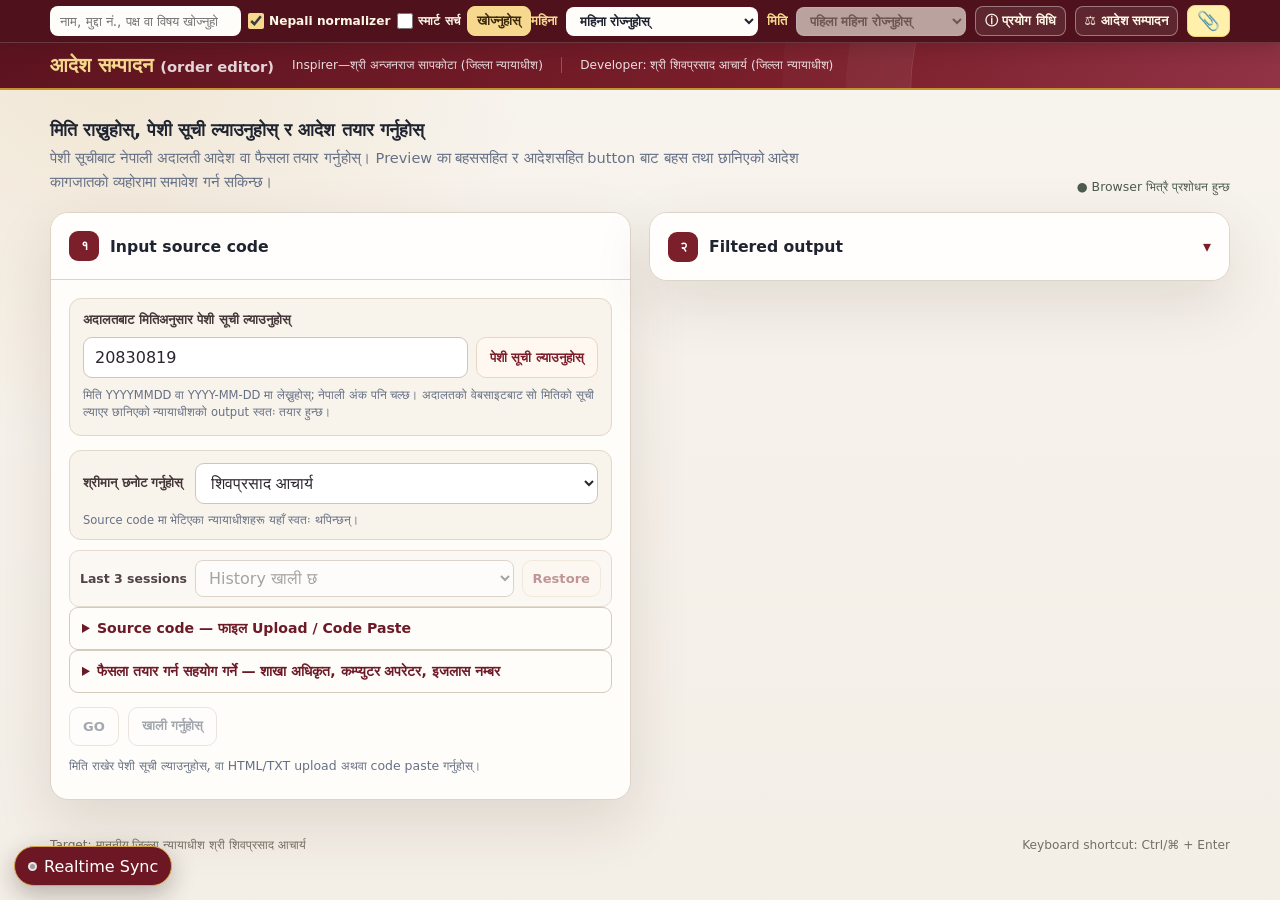
<file: index.html>
<!doctype html>
<html lang="ne">
<head>
  <meta charset="utf-8">
  <meta name="viewport" content="width=device-width, initial-scale=1">
  <meta name="theme-color" content="#7b1f2b">
  <title>बहससहित नेपाली अदालती आदेश/फैसला</title>
  <style>
    :root {
      --ink: #1f2430;
      --muted: #667085;
      --paper: #fffdfa;
      --canvas: #f3eee6;
      --line: #ddd4c7;
      --maroon: #7b1f2b;
      --maroon-dark: #5d1420;
      --gold: #c59132;
      --success: #177245;
      --danger: #b42318;
      --shadow: 0 22px 60px rgba(66, 44, 27, .12);
      --radius: 18px;
    }

    * { box-sizing: border-box; }

    html { scroll-behavior: smooth; }

    body {
      margin: 0;
      min-height: 100vh;
      color: var(--ink);
      background:
        radial-gradient(circle at 8% 2%, rgba(197, 145, 50, .14), transparent 27rem),
        linear-gradient(180deg, #f8f4ee 0%, var(--canvas) 100%);
      font-family: "Noto Sans Devanagari", "Nirmala UI", Mangal, system-ui, sans-serif;
    }

    button, input, select, textarea { font: inherit; }

    button { cursor: pointer; }

    .sr-only {
      position: absolute;
      width: 1px;
      height: 1px;
      padding: 0;
      margin: -1px;
      overflow: hidden;
      clip: rect(0, 0, 0, 0);
      white-space: nowrap;
      border: 0;
    }

    .page-ribbon {
      position: sticky;
      top: 0;
      z-index: 1000;
      color: #fff;
      background: #4f111b;
      border-bottom: 1px solid rgba(255,255,255,.16);
      box-shadow: 0 5px 18px rgba(45, 14, 19, .2);
    }

    .page-ribbon-inner {
      position: relative;
      display: flex;
      align-items: center;
      justify-content: space-between;
      gap: 14px;
      width: min(1180px, calc(100% - 32px));
      min-height: 42px;
      margin-inline: auto;
    }

    .advanced-search {
      display: flex;
      align-items: center;
      gap: 7px;
      min-width: 0;
      padding: 4px 0;
    }

    .advanced-search-input {
      width: clamp(180px, 28vw, 355px);
      min-height: 30px;
      padding: 5px 9px;
      color: var(--ink);
      background: #fffdfa;
      border: 1px solid rgba(255,255,255,.38);
      border-radius: 8px;
      font-size: .84rem;
    }

    .advanced-search-input:focus-visible,
    .advanced-search button:focus-visible,
    .normalizer-toggle:focus-within {
      outline: 2px solid #f6d98e;
      outline-offset: 2px;
    }

    .advanced-search-btn,
    .advanced-search-clear {
      min-height: 30px;
      padding: 4px 9px;
      border-radius: 8px;
      font-size: .8rem;
      font-weight: 800;
      white-space: nowrap;
    }

    .advanced-search-btn {
      color: #3b2910;
      background: #f6d98e;
      border: 1px solid #f6d98e;
    }

    .advanced-search-clear {
      display: none;
      width: 34px;
      padding-inline: 0;
      color: #fff;
      background: transparent;
      border: 1px solid rgba(255,255,255,.42);
    }

    .advanced-search-clear.is-visible { display: inline-grid; place-items: center; }

    .normalizer-toggle {
      display: inline-flex;
      align-items: center;
      gap: 5px;
      color: #fff7e5;
      font-size: .76rem;
      font-weight: 700;
      white-space: nowrap;
      cursor: pointer;
    }

    .normalizer-toggle[hidden] { display: none !important; }

    .normalizer-toggle input {
      width: 16px;
      height: 16px;
      margin: 0;
      accent-color: #f6d98e;
    }

    .advanced-search-results {
      position: absolute;
      top: calc(100% + 8px);
      left: 0;
      z-index: 1010;
      width: min(760px, 100%);
      max-height: min(62vh, 560px);
      overflow: auto;
      color: var(--ink);
      background: #fffdfa;
      border: 1px solid #d8cdbf;
      border-radius: 12px;
      box-shadow: 0 18px 48px rgba(45, 14, 19, .28);
    }

    .advanced-search-results[hidden] { display: none; }

    .advanced-search-status {
      position: sticky;
      top: 0;
      z-index: 1;
      margin: 0;
      padding: 10px 13px;
      color: #5d1420;
      background: #f7efe3;
      border-bottom: 1px solid #e1d6c8;
      font-size: .8rem;
      font-weight: 750;
    }

    .advanced-search-list { margin: 0; padding: 0; list-style: none; }

    .advanced-search-result + .advanced-search-result { border-top: 1px solid #eee5da; }

    .advanced-search-result a {
      display: block;
      padding: 11px 13px;
      color: inherit;
      text-decoration: none;
    }

    .advanced-search-result a:hover,
    .advanced-search-result a:focus-visible { background: #fff6e6; }

    .advanced-search-date {
      display: block;
      margin-bottom: 4px;
      color: var(--maroon);
      font-size: .76rem;
      font-weight: 850;
    }

    .advanced-search-snippet {
      display: block;
      color: #403935;
      font-size: .82rem;
      line-height: 1.55;
    }

    .advanced-search-snippet mark {
      padding: 0 2px;
      color: #311006;
      background: #ffe08a;
      border-radius: 3px;
    }

    .cause-list-nav {
      display: flex;
      align-items: center;
      gap: 9px;
      padding: 4px 0;
    }

    .cause-list-nav label {
      color: #f6d98e;
      font-size: .84rem;
      font-weight: 700;
    }

    .cause-list-nav select {
      min-width: 170px;
      padding: 5px 32px 5px 9px;
      color: var(--ink);
      background: #fffdfa;
      border: 1px solid rgba(255,255,255,.38);
      border-radius: 8px;
      font-size: .84rem;
      font-weight: 650;
    }

    .cause-list-nav select:focus-visible { outline: 2px solid #f6d98e; outline-offset: 2px; }
    .cause-list-nav select:disabled { color: #7d7469; background: #e8e1d8; cursor: not-allowed; }

    .folder-scan-btn {
      display: none;
      min-height: 30px;
      padding: 4px 9px;
      color: #3b2910;
      background: #f6d98e;
      border: 1px solid #f6d98e;
      border-radius: 8px;
      font-size: .8rem;
      font-weight: 800;
      white-space: nowrap;
    }

    .folder-scan-btn.is-visible { display: inline-flex; align-items: center; }

    .readme-btn {
      display: inline-flex;
      align-items: center;
      gap: 5px;
      min-height: 30px;
      padding: 4px 9px;
      color: #fff7e5;
      background: rgba(255,255,255,.09);
      border: 1px solid rgba(255,255,255,.38);
      border-radius: 8px;
      font-size: .8rem;
      font-weight: 800;
      text-decoration: none;
      white-space: nowrap;
    }

    .readme-btn[href*="send-anywhere.com"] { color:#3b2910; background:#fff1ac; border-color:#f1d674; font-weight:900; font-size:1.15rem; }

    .readme-btn:hover,
    .readme-btn:focus-visible { color: #3b2910; background: #f6d98e; outline: none; }

    .masthead {
      position: relative;
      overflow: hidden;
      color: #fff;
      background: linear-gradient(118deg, var(--maroon-dark), var(--maroon) 64%, #913345);
      border-bottom: 2px solid var(--gold);
    }

    .masthead::after {
      content: "";
      position: absolute;
      inset: -12rem -7rem auto auto;
      width: 30rem;
      height: 30rem;
      border: 1px solid rgba(255,255,255,.13);
      border-radius: 50%;
      box-shadow: 0 0 0 4rem rgba(255,255,255,.035), 0 0 0 8rem rgba(255,255,255,.025);
    }

    .masthead-inner, main, footer {
      width: min(1180px, calc(100% - 32px));
      margin-inline: auto;
    }

    .masthead-inner {
      position: relative;
      z-index: 1;
      display: flex;
      gap: 14px;
      align-items: center;
      padding: 10px 0 11px;
    }

    .seal {
      display: grid;
      place-items: center;
      width: 56px;
      height: 56px;
      color: var(--maroon-dark);
      background: #f6d98e;
      border: 2px solid rgba(255,255,255,.72);
      border-radius: 50%;
      box-shadow: 0 7px 18px rgba(0,0,0,.19);
      font: 800 25px/1 Georgia, serif;
    }

    h1 {
      margin: 0 0 5px;
      font-size: clamp(1.42rem, 3vw, 2.25rem);
      line-height: 1.18;
      letter-spacing: -.025em;
    }

    .subtitle {
      margin: 0;
      color: rgba(255,255,255,.78);
      font-size: .94rem;
    }

    .target-pill {
      display: inline-flex;
      align-items: center;
      gap: 9px;
      padding: 10px 13px;
      white-space: nowrap;
      color: #fff7e5;
      background: rgba(255,255,255,.1);
      border: 1px solid rgba(255,255,255,.2);
      border-radius: 999px;
      backdrop-filter: blur(8px);
      font-size: .86rem;
      font-weight: 700;
    }

    .target-pill::before {
      content: "";
      width: 8px;
      height: 8px;
      background: #f6d98e;
      border-radius: 50%;
      box-shadow: 0 0 0 4px rgba(246,217,142,.16);
    }

    .target-pill[hidden] { display: none !important; }

    .editor-identity {
      display: flex;
      flex-wrap: wrap;
      align-items: center;
      gap: 4px 18px;
      min-width: 0;
    }

    .editor-identity h1 {
      margin: 0;
      color: #f6d98e;
      font-size: clamp(1.05rem, 2vw, 1.28rem);
      letter-spacing: 0;
      white-space: nowrap;
    }

    .editor-identity h1 span {
      color: rgba(255,255,255,.82);
      font-size: .72em;
      font-weight: 650;
    }

    .editor-identity .subtitle {
      color: rgba(255,255,255,.86);
      font-size: .76rem;
      line-height: 1.35;
    }

    .editor-identity .subtitle + .subtitle {
      padding-left: 18px;
      border-left: 1px solid rgba(255,255,255,.24);
    }

    main { padding: 30px 0 18px; }

    .intro {
      display: flex;
      justify-content: space-between;
      gap: 24px;
      align-items: end;
      margin: 0 0 18px;
    }

    .intro h2 { margin: 0 0 5px; font-size: 1.1rem; }
    .intro p { max-width: 750px; margin: 0; color: var(--muted); font-size: .91rem; line-height: 1.65; }

    .privacy-note {
      display: inline-flex;
      gap: 7px;
      align-items: center;
      flex: none;
      color: #4d5b50;
      font-size: .78rem;
    }

    .workspace {
      display: grid;
      grid-template-columns: minmax(0, 1fr) minmax(0, 1fr);
      gap: 18px;
      align-items: start;
    }

    .panel {
      overflow: hidden;
      background: var(--paper);
      border: 1px solid var(--line);
      border-radius: var(--radius);
      box-shadow: var(--shadow);
    }

    .panel-head {
      display: flex;
      align-items: center;
      justify-content: space-between;
      gap: 14px;
      min-height: 67px;
      padding: 15px 18px;
      border-bottom: 1px solid var(--line);
      background: rgba(255,255,255,.68);
    }

    .panel-title { display: flex; gap: 11px; align-items: center; }

    .step {
      display: grid;
      place-items: center;
      width: 30px;
      height: 30px;
      flex: none;
      color: #fff;
      background: var(--maroon);
      border-radius: 9px;
      font-weight: 800;
      font-size: .84rem;
    }

    .panel h3 { margin: 0; font-size: .98rem; }

    .segmented {
      display: flex;
      padding: 3px;
      background: #eee8df;
      border-radius: 10px;
    }

    .segmented button {
      padding: 7px 10px;
      color: var(--muted);
      background: transparent;
      border: 0;
      border-radius: 7px;
      font-size: .78rem;
      font-weight: 700;
    }

    .segmented button[aria-selected="true"] {
      color: var(--maroon);
      background: #fff;
      box-shadow: 0 2px 7px rgba(57,40,27,.1);
    }

    .panel-body { padding: 18px; }

    .output-panel > summary { cursor: pointer; list-style: none; }
    .output-panel > summary::-webkit-details-marker { display: none; }
    .output-panel > summary::after { content: "▾"; color: var(--maroon); }
    .output-panel[open] > summary::after { content: "▴"; }
    .output-panel > summary:focus-visible { outline: 3px solid var(--gold); outline-offset: -3px; }
    .output-panel:not([open]) > summary { border-bottom: 0; }

    .drop-zone {
      display: grid;
      place-items: center;
      min-height: 300px;
      padding: 30px;
      text-align: center;
      background: #fbf8f3;
      border: 1.5px dashed #c9bba9;
      border-radius: 14px;
      transition: .18s ease;
    }

    .drop-zone.is-dragging {
      color: var(--maroon);
      background: #fff7ed;
      border-color: var(--gold);
      transform: translateY(-2px);
    }

    .upload-icon {
      display: grid;
      place-items: center;
      width: 58px;
      height: 58px;
      margin: 0 auto 14px;
      color: var(--maroon);
      background: #f3e4e6;
      border-radius: 16px;
      font-size: 27px;
    }

    .drop-zone strong { display: block; margin-bottom: 7px; }
    .drop-zone p { margin: 0 0 15px; color: var(--muted); font-size: .82rem; }

    .file-name {
      display: block;
      max-width: 100%;
      margin-top: 12px;
      overflow: hidden;
      color: var(--success);
      font-size: .8rem;
      font-weight: 700;
      text-overflow: ellipsis;
      white-space: nowrap;
    }

    textarea {
      width: 100%;
      min-height: 300px;
      padding: 15px;
      resize: vertical;
      color: #263042;
      background: #fbfaf8;
      border: 1px solid #cfc6ba;
      border-radius: 12px;
      outline: 0;
      font-family: Consolas, "Cascadia Code", monospace;
      font-size: .78rem;
      line-height: 1.55;
      tab-size: 2;
    }

    textarea:focus { border-color: var(--gold); box-shadow: 0 0 0 3px rgba(197,145,50,.15); }
    textarea[readonly] { background: #f7f7f6; }

    .hidden { display: none !important; }

    .actions {
      display: flex;
      flex-wrap: wrap;
      gap: 9px;
      align-items: center;
      margin-top: 14px;
    }

    .output-actions { position: relative; }
    .output-menu { position: relative; }
    .output-menu-panel {
      position: absolute;
      right: 0;
      bottom: calc(100% + 8px);
      z-index: 20;
      display: grid;
      gap: 6px;
      min-width: 190px;
      padding: 8px;
      background: #fff;
      border: 1px solid #d8cdbf;
      border-radius: 11px;
      box-shadow: 0 16px 38px rgba(45, 14, 19, .2);
    }
    .output-menu-panel[hidden] { display: none; }
    .output-menu-panel .btn { width: 100%; justify-content: flex-start; white-space: nowrap; }

    .btn {
      display: inline-flex;
      align-items: center;
      justify-content: center;
      gap: 8px;
      min-height: 39px;
      padding: 9px 13px;
      color: #344054;
      background: #fff;
      border: 1px solid #cfc6ba;
      border-radius: 10px;
      font-size: .82rem;
      font-weight: 750;
      transition: .15s ease;
    }

    .btn:hover:not(:disabled) { border-color: #ae9b83; transform: translateY(-1px); }
    .btn:focus-visible { outline: 3px solid rgba(197,145,50,.28); outline-offset: 2px; }
    .btn:disabled { cursor: not-allowed; opacity: .45; }

    .btn-primary {
      min-height: 44px;
      padding-inline: 18px;
      color: #fff;
      background: linear-gradient(180deg, #8d2a38, var(--maroon));
      border-color: var(--maroon);
      box-shadow: 0 8px 18px rgba(123,31,43,.19);
    }

    #goCauseListBtn:not(:disabled) { color: #fff; background: #238636; border-color: #238636; }
    #goCauseListBtn:not(:disabled):hover { background: #1b6e2c; }
    .preparation-save-row { grid-column: 1 / -1; display: flex; flex-wrap: wrap; align-items: center; gap: 8px; }
    #preparationSaveStatus { color: #177245; font-size: .74rem; }
    .preparation-fields .reuse-preparation { grid-column: 1 / -1; display: flex; align-items: center; gap: 8px; }
    .preparation-fields .reuse-preparation input { width: 17px; min-height: 17px; height: 17px; accent-color: #238636; }
    .btn-subtle { color: var(--maroon); background: #fff8f0; border-color: #e7d8c3; }
    .btn.is-copied { color:#fff; background:#238636; border-color:#238636; box-shadow:0 7px 18px rgba(35,134,54,.24); }

    .input-history {
      display:grid;
      grid-template-columns:auto minmax(0,1fr) auto;
      gap:8px;
      align-items:center;
      margin-top:10px;
      padding:9px 10px;
      background:#fbf8f3;
      border:1px solid #e4dbcf;
      border-radius:10px;
    }
    .input-history label { color:#514347; font-size:.78rem; font-weight:800; }
    .input-history select { min-width:0; width:100%; min-height:37px; padding:7px 30px 7px 9px; border:1px solid #cfc6ba; border-radius:8px; background:#fff; }
    .input-history .btn { min-height:37px; padding:7px 10px; }

    .judge-picker {
      display: grid;
      grid-template-columns: auto minmax(0, 1fr);
      gap: 9px 12px;
      align-items: center;
      width: 100%;
      margin-top: 0;
      padding: 12px 13px;
      background: #f8f3eb;
      border: 1px solid #e2d7c8;
      border-radius: 12px;
    }

    .judge-picker label {
      color: #46383a;
      font-size: .82rem;
      font-weight: 800;
    }

    .judge-picker select {
      width: 100%;
      min-height: 41px;
      padding: 8px 34px 8px 11px;
      color: #2c2530;
      background: #fff;
      border: 1px solid #cfc6ba;
      border-radius: 9px;
      outline: 0;
    }

    .judge-picker select:focus { border-color: var(--gold); box-shadow: 0 0 0 3px rgba(197,145,50,.15); }
    .judge-picker small { grid-column: 1 / -1; color: var(--muted); font-size: .72rem; }

    .preparation-fields {
      display: grid;
      grid-template-columns: auto minmax(0, 1fr);
      gap: 9px 12px;
      align-items: center;
      margin-top: 10px;
      padding: 12px 13px;
      border: 1px solid #e2d7c8;
      border-radius: 12px;
      background: #f8f3eb;
    }
    .preparation-fields label { color: #46383a; font-size: .82rem; font-weight: 800; }
    .preparation-fields input { width: 100%; min-width: 0; min-height: 41px; padding: 8px 11px; color: #2c2530; background: #fff; border: 1px solid #cfc6ba; border-radius: 9px; outline: 0; }
    .preparation-fields input:focus { border-color: var(--gold); box-shadow: 0 0 0 3px rgba(197,145,50,.15); }
    .preparation-fields small { grid-column: 1 / -1; color: var(--muted); font-size: .72rem; }

    .row-filter-control[hidden] { display: none !important; }
    .row-filter-control {
      display: grid;
      gap: 9px;
      margin-top: 10px;
    }
    .row-filter-toggle {
      width: 100%;
      min-height: 42px;
      color: var(--maroon);
      background: #fffaf2;
      border: 1px solid #dfcda9;
      font-weight: 850;
    }
    .row-filter-toggle[aria-expanded="true"] {
      color: #fff;
      background: var(--maroon);
      border-color: var(--maroon);
    }
    .row-filter-panel {
      display: grid;
      gap: 9px;
      padding: 12px;
      background: #fbf8f2;
      border: 1px solid #e2d7c8;
      border-radius: 12px;
    }
    .row-filter-panel[hidden] { display: none; }
    .row-filter-intro,
    .row-filter-status { margin: 0; color: var(--muted); font-size: .72rem; line-height: 1.55; }
    .row-filter-status { color: #6b1a27; font-weight: 750; }
    .row-filter-list { display: grid; gap: 8px; }
    .row-filter-item {
      display: grid;
      grid-template-columns: minmax(150px, .72fr) minmax(105px, .42fr) minmax(180px, 1fr);
      gap: 6px 10px;
      align-items: center;
      padding: 9px 10px;
      background: #fff;
      border: 1px solid #e1d8cc;
      border-radius: 9px;
    }
    .row-filter-item label { color: #443538; font-size: .79rem; font-weight: 850; }
    .row-filter-item select,
    .row-filter-item input {
      width: 100%;
      min-width: 0;
      min-height: 39px;
      padding: 7px 10px;
      color: #2d2528;
      background: #fff;
      border: 1px solid #cfc6ba;
      border-radius: 8px;
      font: 700 .82rem/1.35 inherit;
    }
    .row-filter-item select:focus,
    .row-filter-item input:focus { border-color: var(--gold); outline: 0; box-shadow: 0 0 0 3px rgba(197,145,50,.15); }
    .row-filter-item input[hidden] { display: none; }
    .row-filter-item small { grid-column: 1 / -1; color: #786d70; font-size: .68rem; line-height: 1.45; }

    .date-loader {
      display: grid;
      gap: 9px;
      margin-bottom: 14px;
      padding: 13px;
      background: #f8f3eb;
      border: 1px solid #e2d7c8;
      border-radius: 12px;
    }

    .date-loader label { color: #46383a; font-size: .82rem; font-weight: 800; }
    .date-loader-row { display: flex; gap: 8px; }
    .date-loader input {
      min-width: 0;
      min-height: 41px;
      flex: 1;
      padding: 8px 11px;
      color: #2c2530;
      background: #fff;
      border: 1px solid #cfc6ba;
      border-radius: 9px;
      outline: 0;
    }
    .date-loader input:focus { border-color: var(--gold); box-shadow: 0 0 0 3px rgba(197,145,50,.15); }
    .date-loader small { color: var(--muted); font-size: .72rem; line-height: 1.5; }
    .date-lookup-notice { margin: 0; padding: 11px 12px; color: #7a3415; background: #fff1d6; border: 1px solid #e7c27e; border-radius: 9px; font-size: .82rem; line-height: 1.6; }
    .date-lookup-notice[hidden] { display: none; }
    .cause-date-popup { position: fixed; top: 54px; left: 50%; transform: translateX(-50%); z-index: 1500; display: flex; align-items: flex-start; gap: 14px; width: max-content; max-width: calc(100vw - 28px); padding: 13px 15px; border: 1px solid; border-radius: 10px; box-shadow: 0 10px 30px rgba(25,35,25,.2); font-size: .92rem; font-weight: 800; line-height: 1.6; }
    .cause-date-popup[hidden] { display: none; }
    .cause-date-popup p { margin: 0; }
    .cause-date-popup button { flex: none; width: 26px; height: 26px; padding: 0; border: 1px solid currentColor; border-radius: 5px; color: inherit; background: transparent; font-size: 20px; line-height: 1; }
    [data-publication="published"] { color: #146c32; background: #e8f6ed; border-color: #75b78b; }
    [data-publication="unpublished"] { color: #b42318; background: #fff0ee; border-color: #e4a39c; }
    .input-history + .date-loader { margin-top: 14px; }

    .inline-preview {
      width: 100%;
      min-height: 520px;
      margin-top: 14px;
      background: #fff;
      border: 1px solid #cfc6ba;
      border-radius: 12px;
    }
    .inline-preview.is-monthly { min-height: 760px; }
    .monthly-preview { display: grid; gap: 18px; margin-top: 14px; }
    .monthly-preview-item { padding: 10px; background: #fff; border: 1px solid #cfc6ba; border-radius: 12px; }
    .monthly-preview-item h4 { margin: 0 0 9px; color: var(--maroon); font-size: .94rem; }
    .monthly-preview-item iframe { display: block; width: 100%; height: 1100px; background: #fff; border: 1px solid #d7cec4; border-radius: 8px; }

    .lookup-modal {
      position: fixed;
      inset: 0;
      z-index: 9999;
      display: none;
      place-items: center;
      padding: 18px;
      background: rgba(20,16,18,.62);
    }
    .lookup-modal.is-open { display: grid; }
    .lookup-modal-card {
      width: min(430px, 100%);
      padding: 22px;
      background: var(--paper);
      border: 1px solid var(--line);
      border-radius: 16px;
      box-shadow: var(--shadow);
    }
    .lookup-modal-card h2 { margin: 0 0 8px; color: var(--maroon); font-size: 1.08rem; }
    .lookup-modal-card p { margin: 0 0 16px; color: var(--muted); line-height: 1.6; }

    .output-empty {
      display: grid;
      place-items: center;
      min-height: 300px;
      padding: 36px;
      color: var(--muted);
      text-align: center;
      background: repeating-linear-gradient(-45deg, #faf8f4, #faf8f4 11px, #f7f4ef 11px, #f7f4ef 22px);
      border: 1px solid #e2dad0;
      border-radius: 12px;
    }

    .output-empty b { display: block; margin-bottom: 6px; color: #4e5664; }

    .stats {
      display: grid;
      grid-template-columns: repeat(6, minmax(0, 1fr));
      gap: 8px;
      margin-bottom: 12px;
    }

    .stat {
      padding: 10px 9px;
      text-align: center;
      background: #f6f1e9;
      border: 1px solid #e4dbce;
      border-radius: 10px;
    }

    .stat strong { display: block; color: var(--maroon); font-size: 1rem; }
    .stat span { color: var(--muted); font-size: .69rem; }

    .status {
      min-height: 24px;
      margin-top: 11px;
      color: var(--muted);
      font-size: .78rem;
      line-height: 1.45;
    }

    .status.success { color: var(--success); }
    .status.error { color: var(--danger); }

    footer {
      display: flex;
      justify-content: space-between;
      gap: 16px;
      padding: 20px 0 32px;
      color: #766e64;
      font-size: .76rem;
    }

    @media (max-width: 1080px) {
      .page-ribbon-inner { align-items: stretch; flex-direction: column; gap: 0; padding-block: 4px; }
      .advanced-search { width: 100%; padding-bottom: 3px; }
      .advanced-search-input { flex: 1; width: auto; }
      .cause-list-nav { justify-content: flex-end; }
      .advanced-search-results { top: calc(100% + 8px); }
    }

    @media (max-width: 860px) {
      .page-ribbon-inner { align-items: stretch; flex-direction: column; gap: 0; padding-block: 4px; }
      .advanced-search { width: 100%; padding-bottom: 3px; }
      .advanced-search-input { flex: 1; width: auto; }
      .cause-list-nav { justify-content: flex-end; }
      .advanced-search-results { top: calc(100% + 8px); }
      .masthead-inner { gap: 10px; }
      .seal { width: 48px; height: 48px; }
      .target-pill { grid-column: 1 / -1; width: fit-content; }
      .intro { align-items: start; flex-direction: column; gap: 9px; }
      .workspace { grid-template-columns: 1fr; }
    }

    @media (max-width: 520px) {
      .page-ribbon-inner { width: min(100% - 20px, 1180px); }
      .advanced-search { display: grid; grid-template-columns: minmax(0, 1fr) minmax(0, 1fr) auto auto; }
      .advanced-search-input { grid-column: 1 / -1; width: 100%; }
      .normalizer-toggle { justify-self: start; }
      .cause-list-nav { display: grid; grid-template-columns: auto 1fr; width: 100%; }
      .cause-list-nav select { width: 100%; min-width: 0; }
      .folder-scan-btn, .readme-btn { grid-column: 1 / -1; justify-content: center; }
      .masthead-inner, main, footer { width: min(100% - 20px, 1180px); }
      .masthead-inner { padding-block: 9px; gap: 8px; }
      .editor-identity { align-items: flex-start; flex-direction: column; gap: 2px; }
      .editor-identity .subtitle + .subtitle { padding-left: 0; border-left: 0; }
      .panel-head { align-items: flex-start; flex-direction: column; }
      .segmented { width: 100%; }
      .segmented button { flex: 1; }
      .panel-body { padding: 13px; }
      .drop-zone { min-height: 245px; padding: 22px 15px; }
      textarea { min-height: 245px; }
      .actions .btn { flex: 1 1 auto; }
      .btn-primary { flex-basis: 100% !important; }
      .judge-picker { grid-template-columns: minmax(0, 1fr) auto; }
      .judge-picker label, .judge-picker small { grid-column: 1 / -1; }
      .preparation-fields { grid-template-columns: 1fr; }
      .preparation-fields small { grid-column: auto; }
      .row-filter-item { grid-template-columns: 1fr; }
      .row-filter-item small { grid-column: auto; }
      .input-history { grid-template-columns:1fr; }
      .date-loader-row { align-items: stretch; flex-direction: column; }
      .inline-preview { min-height: 420px; }
      .stats { grid-template-columns: repeat(2, minmax(0, 1fr)); }
      footer { flex-direction: column; }
    }

    .input-disclosure { border: 1px solid var(--border, #d5cabe); border-radius: 9px; overflow: hidden; }
    .input-disclosure > summary { padding: 12px; cursor: pointer; color: #6d1a27; font-weight: 700; font-size: .88rem; }
    .input-disclosure > summary:focus-visible { outline: 2px solid #6d1a27; outline-offset: -3px; }
    .input-disclosure[open] > summary { border-bottom: 1px solid #e7ddd2; }
    .input-disclosure-body { display: grid; gap: 14px; padding: 12px; }
    .input-disclosure > .preparation-fields { padding: 12px; margin: 0; }
  </style>
  <link id="cause-list-firebase-sync-style" rel="stylesheet" href="firebase-sync.css">
</head>
<body>
  <nav id="causeListSiblingManifest" hidden aria-hidden="true">
    <a data-cause-list-file href="index20830212.html">index20830212.html</a>
    <a data-cause-list-file href="index20830415.html">index20830415.html</a>
    <a data-project-file href="month.html">month.html</a>
    <a data-project-file href="README.html">README.html</a>
    <a data-project-file href="cause-list-runtime.js">cause-list-runtime.js</a>
    <a data-project-file href="cause-list-runtime.css">cause-list-runtime.css</a>
    <a data-project-file href="firebase-sync.js">firebase-sync.js</a>
    <a data-project-file href="firebase-sync.css">firebase-sync.css</a>
    <a data-project-file href="nepali-proofreader-engine.js">nepali-proofreader-engine.js</a>
    <a data-project-file href="cause-list-files.js">cause-list-files.js</a>
    <a data-project-file href="cause-list-ribbon.js">cause-list-ribbon.js</a>
    <a data-project-file href="cause-list-ribbon.css">cause-list-ribbon.css</a>
    <a data-project-file href="pdf.min.js">pdf.min.js</a>
    <a data-project-file href="pdf.worker.min.js">pdf.worker.min.js</a>
    <a data-project-file href="pdfjs-license.txt">pdfjs-license.txt</a>
    <a data-project-file href="order/index.json">order/index.json</a>
  </nav>
  <nav class="page-ribbon" aria-label="उपलब्ध पेशी सूची">
    <div class="page-ribbon-inner">
      <form class="advanced-search" id="advancedSearchForm" role="search">
        <label class="sr-only" for="advancedSearchInput">सबै पेशी सूचीमा खोज्नुहोस्</label>
        <input class="advanced-search-input" type="search" id="advancedSearchInput" list="advancedSearchHistory" autocomplete="off" placeholder="नाम, मुद्दा नं., पक्ष वा विषय खोज्नुहोस्…">
        <datalist id="advancedSearchHistory"></datalist>
        <label class="normalizer-toggle" title="रि/री/ऋ, श/ष/स, व/ब, नासिक्य अक्षर, नेपाली अंक र space लाई मिलाएर खोज्छ">
          <input type="checkbox" id="nepaliNormalizerToggle" checked>
          <span>Nepali normalizer</span>
        </label>
        <label class="normalizer-toggle" title="Checked हुँदा order/index.json मा जोडिएका attachment files को content मात्र खोज्छ">
          <input type="checkbox" id="smartSearchToggle">
          <span>स्मार्ट सर्च</span>
        </label>
        <label class="normalizer-toggle" id="activeRowFilterLabel" hidden title="Active webpage मा मिलेका table rows मात्र देखाउनुहोस्">
          <input type="checkbox" id="activeRowFilterToggle" disabled>
          <span>Matched rows</span>
        </label>
        <button type="submit" class="advanced-search-btn" id="advancedSearchBtn">खोज्नुहोस्</button>
        <button type="button" class="advanced-search-clear" id="advancedSearchClear" aria-label="खोज नतिजा बन्द गर्नुहोस्" title="खोज नतिजा बन्द गर्नुहोस्">×</button>
      </form>
      <div class="cause-list-nav">
        <label for="causeMonthSelect">महिना</label>
        <select id="causeMonthSelect" aria-controls="causeRibbonDateSelect">
          <option value="">पेशी सूची खोजिँदैछ…</option>
        </select>
        <label for="causeRibbonDateSelect">मिति</label>
        <select id="causeRibbonDateSelect" disabled>
          <option value="">पहिला महिना रोज्नुहोस्</option>
        </select>
        <a class="readme-btn" href="README.html" target="_blank" rel="noopener" title="प्रयोग विधि खोल्नुहोस्">ⓘ प्रयोग विधि</a>
        <a class="readme-btn" href="https://shivaprasadacharya.github.io/adeshkdc/orders.html?normalizer=1&amp;smart=0&amp;highlight=1" target="_blank" rel="noopener noreferrer" title="आदेश सम्पादन site खोल्नुहोस्">⚖ आदेश सम्पादन</a>
        <a class="readme-btn" href="https://send-anywhere.com/#transfer" target="_blank" rel="noopener noreferrer" title="फाइल आदानप्रदान (SendAnywhere)" aria-label="फाइल आदानप्रदान (SendAnywhere)">📎</a>
        <button type="button" class="folder-scan-btn" id="scanCauseFolder">फाइल स्वतः खोज्नुहोस्</button>
        <input type="file" id="causeFolderInput" webkitdirectory directory multiple hidden>
      </div>
      <section class="advanced-search-results" id="advancedSearchResults" aria-live="polite" hidden>
        <p class="advanced-search-status" id="advancedSearchStatus"></p>
        <ol class="advanced-search-list" id="advancedSearchList"></ol>
      </section>
    </div>
  </nav>
  <header class="masthead">
    <div class="masthead-inner">
      <div class="editor-identity">
        <h1>आदेश सम्पादन <span>(order editor)</span></h1>
        <p class="subtitle">Inspirer—श्री अन्जनराज सापकोटा (जिल्ला न्यायाधीश)</p>
        <p class="subtitle">Developer: श्री शिवप्रसाद आचार्य (जिल्ला न्यायाधीश)</p>
      </div>
      <span class="target-pill" id="targetPill" hidden></span>
    </div>
  </header>

  <main>
    <div class="intro">
      <div>
        <h2>मिति राख्नुहोस्, पेशी सूची ल्याउनुहोस् र आदेश तयार गर्नुहोस्</h2>
        <p>पेशी सूचीबाट नेपाली अदालती आदेश वा फैसला तयार गर्नुहोस्। Preview का बहससहित र आदेशसहित button बाट बहस तथा छानिएको आदेश कागजातको व्यहोरामा समावेश गर्न सकिन्छ।</p>
      </div>
      <div class="privacy-note" title="फाइल बाह्य server मा पठाइँदैन">● Browser भित्रै प्रशोधन हुन्छ</div>
    </div>

    <section class="workspace" aria-label="Source code filter workspace">
      <article class="panel">
        <div class="panel-head">
          <div class="panel-title">
            <span class="step">१</span>
            <h3>Input source code</h3>
          </div>

        </div>

        <div class="panel-body">
          <div class="date-loader">
            <label for="causeDateSearch">अदालतबाट मितिअनुसार पेशी सूची ल्याउनुहोस्</label>
            <div class="date-loader-row">
              <input id="causeDateSearch" inputmode="numeric" autocomplete="off" placeholder="YYYYMMDD" aria-describedby="causeDateHint causeDateNotice">
              <button type="button" class="btn btn-subtle" id="causeDateSearchBtn">पेशी सूची ल्याउनुहोस्</button>
            </div>
            <small id="causeDateHint">मिति YYYYMMDD वा YYYY-MM-DD मा लेख्नुहोस्; नेपाली अंक पनि चल्छ। अदालतको वेबसाइटबाट सो मितिको सूची ल्याएर छानिएको न्यायाधीशको output स्वतः तयार हुन्छ।</small>
            <p id="causeDateNotice" class="date-lookup-notice" role="status" aria-live="polite" hidden></p>
          </div>


          <div class="judge-picker">
            <label for="judgeSelect">श्रीमान् छनोट गर्नुहोस्</label>
            <select id="judgeSelect" aria-label="Filter र आदेशका लागि न्यायाधीश छान्नुहोस्">
              <option value="शिवप्रसाद आचार्य">शिवप्रसाद आचार्य</option>
            </select>
            <small>Source code मा भेटिएका न्यायाधीशहरू यहाँ स्वतः थपिन्छन्।</small>
          </div>

          <div class="input-history" aria-label="पछिल्ला input sessions">
            <label for="inputHistorySelect">Last 3 sessions</label>
            <select id="inputHistorySelect" disabled><option value="">History खाली छ</option></select>
            <button type="button" class="btn btn-subtle" id="restoreInputHistory" disabled>Restore</button>
          </div>

          <details class="input-disclosure" id="sourceDisclosure">
            <summary>Source code — फाइल Upload / Code Paste</summary>
            <div class="input-disclosure-body">
          <div class="segmented" role="tablist" aria-label="Input method">
            <button type="button" id="uploadTab" role="tab" aria-selected="false" aria-controls="uploadPane">फाइल Upload</button>
            <button type="button" id="pasteTab" role="tab" aria-selected="true" aria-controls="pastePane">Code Paste</button>
          </div>
          <div id="uploadPane" class="hidden" role="tabpanel" aria-labelledby="uploadTab">
            <div class="drop-zone" id="dropZone">
              <div>
                <div class="upload-icon" aria-hidden="true">⇧</div>
                <strong>HTML वा TXT फाइल यहाँ राख्नुहोस्</strong>
                <p>Drag &amp; drop गर्नुहोस् वा तलको button बाट छान्नुहोस्</p>
                <button type="button" class="btn btn-subtle" id="chooseFile">फाइल छान्नुहोस्</button>
                <input type="file" id="fileInput" accept=".html,.htm,.txt,text/html,text/plain" hidden>
                <span class="file-name" id="fileName"></span>
              </div>
            </div>
          </div>

          <div id="pastePane" role="tabpanel" aria-labelledby="pasteTab">
            <label for="sourceInput" class="hidden">पूरा HTML source code</label>
            <textarea id="sourceInput" spellcheck="false" placeholder="यहाँ पूरा source code paste गर्नुहोस्…"></textarea>
          </div>

            </div>
          </details>

          <details class="input-disclosure" id="preparationDisclosure">
            <summary>फैसला तयार गर्न सहयोग गर्ने — शाखा अधिकृत, कम्प्युटर अपरेटर, इजलास नम्बर</summary>
          <div class="preparation-fields" role="group" aria-label="फैसला तयार गर्न सहयोग गर्ने" aria-describedby="preparationFieldsHint">
            <label class="reuse-preparation"><input type="checkbox" id="usePreviousPreparation" checked> Use saved entries — सुरक्षित विवरण प्रयोग गर्नुहोस्</label>
            <label for="branchOfficerInput">शाखा अधिकृत</label>
            <input type="text" id="branchOfficerInput" autocomplete="off" placeholder="नाम (ऐच्छिक)">
            <label for="computerOperatorInput">कम्प्युटर अपरेटर</label>
            <input type="text" id="computerOperatorInput" autocomplete="off" placeholder="नाम (ऐच्छिक)">
            <label for="benchNumberInput">इजलास नम्बर</label>
            <input type="text" id="benchNumberInput" inputmode="numeric" autocomplete="off" placeholder="नम्बर (ऐच्छिक)">
            <div class="preparation-save-row"><button type="button" class="btn btn-subtle" id="savePreparationBtn">Save entries — विवरण सुरक्षित गर्नुहोस्</button><span id="preparationSaveStatus" role="status" aria-live="polite"></span></div>
            <small id="preparationFieldsHint">यी विवरण फैसला preview मा स्वतः आउँछन्। पुनः प्रयोग गर्न Save entries थिच्नुहोस्। फाँट सम्बन्धित मुद्दाको row बाट लिइन्छ। खाली छोड्न सकिन्छ।</small>
          </div>

          </details>

          <div class="row-filter-control" hidden inert>
            <button type="button" class="btn row-filter-toggle" id="rowFilterToggle" aria-expanded="false" aria-controls="rowFilterPanel" disabled>Filter Causelist Tables &amp; Rows</button>
            <section class="row-filter-panel" id="rowFilterPanel" aria-label="प्रत्येक causelist table का rows छान्नुहोस्" hidden>
              <p class="row-filter-intro">प्रत्येक table मा <b>ALL+</b> default हो। <b>ALL+</b> ले सबै content राख्छ, <b>ALL</b> ले हेर्न नभ्याइने/हेर्न नमिल्ने/स्थगित rows हटाउँछ, <b>ALL-</b> ले table नै हटाउँछ, र <b>Custom</b> मा serial हरू comma ले छुट्याएर लेख्नुहोस्—जस्तै: <b>क, ग, २, ४</b>।</p>
              <div class="row-filter-list" id="rowFilterList"></div>
              <p class="row-filter-status" id="rowFilterStatus" role="status" aria-live="polite"></p>
            </section>
          </div>

          <div class="actions">
            <button type="button" class="btn" id="goCauseListBtn" title="छानिएको न्यायाधीशको पेशी सूची तयार गरी खोल्नुहोस्" disabled>GO</button>
            <button type="button" class="btn" id="clearBtn" disabled>खाली गर्नुहोस्</button>
          </div>
          <div class="status" id="inputStatus" role="status" aria-live="polite">मिति राखेर पेशी सूची ल्याउनुहोस्, वा HTML/TXT upload अथवा code paste गर्नुहोस्।</div>
        </div>
      </article>

      <details class="panel output-panel" id="outputPanel">
        <summary class="panel-head">
          <div class="panel-title">
            <span class="step">२</span>
            <h3>Filtered output</h3>
          </div>
        </summary>

        <div class="panel-body">
          <div class="output-empty" id="outputEmpty">
            <div><b>Output तयार भएको छैन</b>Input राखेर filter button थिच्नुहोस्।</div>
          </div>

          <div id="outputReady" class="hidden">
            <div class="stats" aria-label="Filter summary">
              <div class="stat"><strong id="inputSizeStat">० B</strong><span>Input data size</span></div>
              <div class="stat"><strong id="retainedCount">०</strong><span>लक्षित इजलास</span></div>
              <div class="stat"><strong id="removedCount">०</strong><span>हटाइएका इजलास</span></div>
              <div class="stat"><strong id="outputSize">० KB</strong><span>Output size</span></div>
              <div class="stat"><strong id="causeListDateStat">—</strong><span>पेशी सूची मिति</span></div>
              <div class="stat"><strong id="selectedRowCount">०</strong><span>Output rows</span></div>
            </div>
            <label for="sourceOutput" class="hidden">Filtered source code</label>
            <textarea id="sourceOutput" readonly spellcheck="false"></textarea>
            <div class="actions output-actions">
              <button type="button" class="btn btn-primary" id="previewBtn">Preview</button>
              <div class="output-menu" id="outputMenu">
                <button type="button" class="btn" id="outputMenuBtn" aria-haspopup="menu" aria-expanded="false" aria-controls="outputMenuPanel">Menu ▾</button>
                <div class="output-menu-panel" id="outputMenuPanel" role="menu" aria-label="Output actions" hidden>
                  <button type="button" class="btn" id="copyBtn" role="menuitem">Copy to clipboard</button>
                  <button type="button" class="btn" id="downloadHtml" role="menuitem">Download .html</button>
                  <button type="button" class="btn" id="downloadTxt" role="menuitem">Download .txt</button>
                  <button type="button" class="btn" id="downloadJson" role="menuitem">Download .json</button>
                </div>
              </div>
            </div>
            <iframe id="inlinePreview" class="inline-preview" title="छानिएको मितिको पेशी सूची" sandbox="allow-scripts allow-forms allow-modals allow-downloads allow-popups" hidden aria-hidden="true"></iframe>
            <div id="monthlyPreview" class="monthly-preview hidden" aria-label="महिनाका सबै पेशी सूची" hidden aria-hidden="true"></div>
          </div>
          <div class="status" id="outputStatus" role="status" aria-live="polite"></div>
        </div>
      </details>
    </section>
  </main>

  <footer>
    <span id="footerTarget">Target: माननीय जिल्ला न्यायाधीश श्री शिवप्रसाद आचार्य</span>
    <span>Keyboard shortcut: Ctrl/⌘ + Enter</span>
  </footer>

  <div class="cause-date-popup" id="causeDatePopup" role="group" aria-label="पेशी सूची प्रकाशन स्थिति" hidden>
    <p id="causeDatePopupMessage"></p>
    <button type="button" id="causeDatePopupClose" aria-label="प्रकाशन स्थिति बन्द गर्नुहोस्">×</button>
  </div>

  <div class="lookup-modal" id="causeListMissingDialog" role="dialog" aria-modal="true" aria-labelledby="causeListMissingTitle" aria-describedby="causeListMissingMessage">
    <div class="lookup-modal-card">
      <h2 id="causeListMissingTitle">पेशी सूची भेटिएन</h2>
      <p id="causeListMissingMessage">उक्त मितिको पेशी सूची भेटिएन।</p>
      <button type="button" class="btn btn-primary" id="causeListMissingClose">ठीक छ</button>
    </div>
  </div>

  <script src="cause-list-ribbon.js?v=search-history-3"></script>
  <script>
    (() => {
      "use strict";

      const DEFAULT_TARGET_NAME = "शिवप्रसाद आचार्य";
      const BS_MONTH_NAMES = ["वैशाख", "जेठ", "असार", "साउन", "भदौ", "असोज", "कात्तिक", "मंसिर", "पुस", "माघ", "फागुन", "चैत"];
      const CAUSE_LIST_CACHE_KEY = "cause-list-auto-files-v1";
      const INPUT_HISTORY_KEY = "cause-list-input-history-v1";
      const COURT_SOURCE_API_URL = "https://kdc-court-source-api.spacharya43.chatgpt.site/api/cause-list";
      // Calendar month lengths: https://github.com/nativeTiger/nepali-date-utils (MIT).
      // BS 1970-01-01 = AD 1913-04-13. Future-year rows follow the source table.
      /*
       * MIT License — Copyright (c) 2026 nativeTiger
       * Permission is hereby granted, free of charge, to any person obtaining a copy
       * of this software and associated documentation files (the "Software"), to deal
       * in the Software without restriction, including without limitation the rights
       * to use, copy, modify, merge, publish, distribute, sublicense, and/or sell
       * copies of the Software, and to permit persons to whom the Software is
       * furnished to do so, subject to the following conditions:
       * The above copyright notice and this permission notice shall be included in all
       * copies or substantial portions of the Software.
       * THE SOFTWARE IS PROVIDED "AS IS", WITHOUT WARRANTY OF ANY KIND, EXPRESS OR
       * IMPLIED, INCLUDING BUT NOT LIMITED TO THE WARRANTIES OF MERCHANTABILITY,
       * FITNESS FOR A PARTICULAR PURPOSE AND NONINFRINGEMENT. IN NO EVENT SHALL THE
       * AUTHORS OR COPYRIGHT HOLDERS BE LIABLE FOR ANY CLAIM, DAMAGES OR OTHER
       * LIABILITY, WHETHER IN AN ACTION OF CONTRACT, TORT OR OTHERWISE, ARISING FROM,
       * OUT OF OR IN CONNECTION WITH THE SOFTWARE OR THE USE OR OTHER DEALINGS IN THE
       * SOFTWARE.
       */
      const BS_MONTH_DAYS = {
        1970: [31, 31, 32, 31, 31, 31, 30, 29, 30, 29, 30, 30],
        1971: [31, 31, 32, 31, 32, 30, 30, 29, 30, 29, 30, 30],
        1972: [31, 32, 31, 32, 31, 30, 30, 30, 29, 29, 30, 31],
        1973: [30, 32, 31, 32, 31, 30, 30, 30, 29, 30, 29, 31],
        1974: [31, 31, 32, 31, 31, 31, 30, 29, 30, 29, 30, 30],
        1975: [31, 31, 32, 32, 31, 30, 30, 29, 30, 29, 30, 30],
        1976: [31, 32, 31, 32, 31, 30, 30, 30, 29, 29, 30, 31],
        1977: [30, 32, 31, 32, 31, 31, 29, 30, 30, 29, 29, 31],
        1978: [31, 31, 32, 31, 31, 31, 30, 29, 30, 29, 30, 30],
        1979: [31, 31, 32, 32, 31, 30, 30, 29, 30, 29, 30, 30],
        1980: [31, 32, 31, 32, 31, 30, 30, 30, 29, 29, 30, 31],
        1981: [31, 31, 31, 32, 31, 31, 29, 30, 30, 29, 30, 30],
        1982: [31, 31, 32, 31, 31, 31, 30, 29, 30, 29, 30, 30],
        1983: [31, 31, 32, 32, 31, 30, 30, 29, 30, 29, 30, 30],
        1984: [31, 32, 31, 32, 31, 30, 30, 30, 29, 29, 30, 31],
        1985: [31, 31, 31, 32, 31, 31, 29, 30, 30, 29, 30, 30],
        1986: [31, 31, 32, 31, 31, 31, 30, 29, 30, 29, 30, 30],
        1987: [31, 32, 31, 32, 31, 30, 30, 29, 30, 29, 30, 30],
        1988: [31, 32, 31, 32, 31, 30, 30, 30, 29, 29, 30, 31],
        1989: [31, 31, 31, 32, 31, 31, 30, 29, 30, 29, 30, 30],
        1990: [31, 31, 32, 31, 31, 31, 30, 29, 30, 29, 30, 30],
        1991: [31, 32, 31, 32, 31, 30, 30, 30, 29, 29, 30, 30],
        1992: [31, 32, 31, 32, 31, 30, 30, 30, 29, 30, 29, 31],
        1993: [31, 31, 31, 32, 31, 31, 30, 29, 30, 29, 30, 30],
        1994: [31, 31, 32, 31, 31, 31, 30, 29, 30, 29, 30, 30],
        1995: [31, 32, 31, 32, 31, 30, 30, 30, 29, 29, 30, 30],
        1996: [31, 32, 31, 32, 31, 30, 30, 30, 29, 30, 29, 31],
        1997: [31, 31, 32, 31, 31, 31, 30, 29, 30, 29, 30, 30],
        1998: [31, 31, 32, 31, 31, 31, 30, 29, 30, 29, 30, 30],
        1999: [31, 32, 31, 32, 31, 30, 30, 30, 29, 29, 30, 31],
        2000: [30, 32, 31, 32, 31, 30, 30, 30, 29, 30, 29, 31],
        2001: [31, 31, 32, 31, 31, 31, 30, 29, 30, 29, 30, 30],
        2002: [31, 31, 32, 32, 31, 30, 30, 29, 30, 29, 30, 30],
        2003: [31, 32, 31, 32, 31, 30, 30, 30, 29, 29, 30, 31],
        2004: [30, 32, 31, 32, 31, 30, 30, 30, 29, 30, 29, 31],
        2005: [31, 31, 32, 31, 31, 31, 30, 29, 30, 29, 30, 30],
        2006: [31, 31, 32, 32, 31, 30, 30, 29, 30, 29, 30, 30],
        2007: [31, 32, 31, 32, 31, 30, 30, 30, 29, 29, 30, 31],
        2008: [31, 31, 31, 32, 31, 31, 29, 30, 30, 29, 29, 31],
        2009: [31, 31, 32, 31, 31, 31, 30, 29, 30, 29, 30, 30],
        2010: [31, 31, 32, 32, 31, 30, 30, 29, 30, 29, 30, 30],
        2011: [31, 32, 31, 32, 31, 30, 30, 30, 29, 29, 30, 31],
        2012: [31, 31, 31, 32, 31, 31, 29, 30, 30, 29, 30, 30],
        2013: [31, 31, 32, 31, 31, 31, 30, 29, 30, 29, 30, 30],
        2014: [31, 31, 32, 32, 31, 30, 30, 29, 30, 29, 30, 30],
        2015: [31, 32, 31, 32, 31, 30, 30, 30, 29, 29, 30, 31],
        2016: [31, 31, 31, 32, 31, 31, 29, 30, 30, 29, 30, 30],
        2017: [31, 31, 32, 31, 31, 31, 30, 29, 30, 29, 30, 30],
        2018: [31, 32, 31, 32, 31, 30, 30, 29, 30, 29, 30, 30],
        2019: [31, 32, 31, 32, 31, 30, 30, 30, 29, 30, 29, 31],
        2020: [31, 31, 31, 32, 31, 31, 30, 29, 30, 29, 30, 30],
        2021: [31, 31, 32, 31, 31, 31, 30, 29, 30, 29, 30, 30],
        2022: [31, 32, 31, 32, 31, 30, 30, 30, 29, 29, 30, 30],
        2023: [31, 32, 31, 32, 31, 30, 30, 30, 29, 30, 29, 31],
        2024: [31, 31, 31, 32, 31, 31, 30, 29, 30, 29, 30, 30],
        2025: [31, 31, 32, 31, 31, 31, 30, 29, 30, 29, 30, 30],
        2026: [31, 32, 31, 32, 31, 30, 30, 30, 29, 29, 30, 31],
        2027: [30, 32, 31, 32, 31, 30, 30, 30, 29, 30, 29, 31],
        2028: [31, 31, 32, 31, 31, 31, 30, 29, 30, 29, 30, 30],
        2029: [31, 31, 32, 31, 32, 30, 30, 29, 30, 29, 30, 30],
        2030: [31, 32, 31, 32, 31, 30, 30, 30, 29, 29, 30, 31],
        2031: [30, 32, 31, 32, 31, 30, 30, 30, 29, 30, 29, 31],
        2032: [31, 31, 32, 31, 31, 31, 30, 29, 30, 29, 30, 30],
        2033: [31, 31, 32, 32, 31, 30, 30, 29, 30, 29, 30, 30],
        2034: [31, 32, 31, 32, 31, 30, 30, 30, 29, 29, 30, 31],
        2035: [30, 32, 31, 32, 31, 31, 29, 30, 30, 29, 29, 31],
        2036: [31, 31, 32, 31, 31, 31, 30, 29, 30, 29, 30, 30],
        2037: [31, 31, 32, 32, 31, 30, 30, 29, 30, 29, 30, 30],
        2038: [31, 32, 31, 32, 31, 30, 30, 30, 29, 29, 30, 31],
        2039: [31, 31, 31, 32, 31, 31, 29, 30, 30, 29, 30, 30],
        2040: [31, 31, 32, 31, 31, 31, 30, 29, 30, 29, 30, 30],
        2041: [31, 31, 32, 32, 31, 30, 30, 29, 30, 29, 30, 30],
        2042: [31, 32, 31, 32, 31, 30, 30, 30, 29, 29, 30, 31],
        2043: [31, 31, 31, 32, 31, 31, 29, 30, 30, 29, 30, 30],
        2044: [31, 31, 32, 31, 31, 31, 30, 29, 30, 29, 30, 30],
        2045: [31, 32, 31, 32, 31, 30, 30, 29, 30, 29, 30, 30],
        2046: [31, 32, 31, 32, 31, 30, 30, 30, 29, 29, 30, 31],
        2047: [31, 31, 31, 32, 31, 31, 30, 29, 30, 29, 30, 30],
        2048: [31, 31, 32, 31, 31, 31, 30, 29, 30, 29, 30, 30],
        2049: [31, 32, 31, 32, 31, 30, 30, 30, 29, 29, 30, 30],
        2050: [31, 32, 31, 32, 31, 30, 30, 30, 29, 30, 29, 31],
        2051: [31, 31, 31, 32, 31, 31, 30, 29, 30, 29, 30, 30],
        2052: [31, 31, 32, 31, 31, 31, 30, 29, 30, 29, 30, 30],
        2053: [31, 32, 31, 32, 31, 30, 30, 30, 29, 29, 30, 30],
        2054: [31, 32, 31, 32, 31, 30, 30, 30, 29, 30, 29, 31],
        2055: [31, 31, 32, 31, 31, 31, 30, 29, 30, 29, 30, 30],
        2056: [31, 31, 32, 31, 32, 30, 30, 29, 30, 29, 30, 30],
        2057: [31, 32, 31, 32, 31, 30, 30, 30, 29, 29, 30, 31],
        2058: [30, 32, 31, 32, 31, 30, 30, 30, 29, 30, 29, 31],
        2059: [31, 31, 32, 31, 31, 31, 30, 29, 30, 29, 30, 30],
        2060: [31, 31, 32, 32, 31, 30, 30, 29, 30, 29, 30, 30],
        2061: [31, 32, 31, 32, 31, 30, 30, 30, 29, 29, 30, 31],
        2062: [30, 32, 31, 32, 31, 31, 29, 30, 29, 30, 29, 31],
        2063: [31, 31, 32, 31, 31, 31, 30, 29, 30, 29, 30, 30],
        2064: [31, 31, 32, 32, 31, 30, 30, 29, 30, 29, 30, 30],
        2065: [31, 32, 31, 32, 31, 30, 30, 30, 29, 29, 30, 31],
        2066: [31, 31, 31, 32, 31, 31, 29, 30, 30, 29, 29, 31],
        2067: [31, 31, 32, 31, 31, 31, 30, 29, 30, 29, 30, 30],
        2068: [31, 31, 32, 32, 31, 30, 30, 29, 30, 29, 30, 30],
        2069: [31, 32, 31, 32, 31, 30, 30, 30, 29, 29, 30, 31],
        2070: [31, 31, 31, 32, 31, 31, 29, 30, 30, 29, 30, 30],
        2071: [31, 31, 32, 31, 31, 31, 30, 29, 30, 29, 30, 30],
        2072: [31, 32, 31, 32, 31, 30, 30, 29, 30, 29, 30, 30],
        2073: [31, 32, 31, 32, 31, 30, 30, 30, 29, 29, 30, 31],
        2074: [31, 31, 31, 32, 31, 31, 30, 29, 30, 29, 30, 30],
        2075: [31, 31, 32, 31, 31, 31, 30, 29, 30, 29, 30, 30],
        2076: [31, 32, 31, 32, 31, 30, 30, 30, 29, 29, 30, 30],
        2077: [31, 32, 31, 32, 31, 30, 30, 30, 29, 30, 29, 31],
        2078: [31, 31, 31, 32, 31, 31, 30, 29, 30, 29, 30, 30],
        2079: [31, 31, 32, 31, 31, 31, 30, 29, 30, 29, 30, 30],
        2080: [31, 32, 31, 32, 31, 30, 30, 30, 29, 29, 30, 30],
        2081: [31, 32, 31, 32, 31, 30, 30, 30, 29, 30, 29, 31],
        2082: [31, 31, 32, 31, 31, 31, 30, 29, 30, 29, 30, 30],
        2083: [31, 31, 32, 31, 31, 31, 30, 29, 30, 29, 30, 30],
        2084: [31, 31, 32, 31, 31, 30, 30, 30, 29, 30, 30, 30],
        2085: [31, 32, 31, 32, 30, 31, 30, 30, 29, 30, 30, 30],
        2086: [30, 32, 31, 32, 31, 30, 30, 30, 29, 30, 30, 30],
        2087: [31, 31, 32, 31, 31, 31, 30, 30, 29, 30, 30, 30],
        2088: [30, 31, 32, 32, 30, 31, 30, 30, 29, 30, 30, 30],
        2089: [30, 32, 31, 32, 31, 30, 30, 30, 29, 30, 30, 30],
        2090: [30, 32, 31, 32, 31, 30, 30, 30, 29, 30, 30, 30],
        2091: [31, 31, 32, 31, 31, 31, 30, 30, 29, 30, 30, 30],
        2092: [30, 31, 32, 32, 31, 30, 30, 30, 29, 30, 30, 30],
        2093: [30, 32, 31, 32, 31, 30, 30, 30, 29, 30, 30, 30],
        2094: [31, 31, 32, 31, 31, 30, 30, 30, 29, 30, 30, 30],
        2095: [31, 31, 32, 31, 31, 31, 30, 29, 30, 30, 30, 30],
        2096: [30, 31, 32, 32, 31, 30, 30, 30, 30, 29, 30, 30],
        2097: [31, 32, 31, 32, 31, 30, 30, 30, 29, 30, 30, 30],
        2098: [31, 31, 32, 31, 31, 31, 29, 30, 29, 30, 29, 31],
        2099: [31, 31, 32, 31, 31, 31, 30, 29, 29, 30, 30, 30],
      };
      const CALENDAR_DAY_MS = 86400000;
      const BS_EPOCH_UTC = Date.UTC(1913, 3, 13);


      // Nepali spelling variants, digits and optional spaces are unified only for search.
      const NepaliNormalizer = {
        vowelMap: {
          'ी': 'ि',
          'ू': 'ु',
          'ृ': 'ि',
          'ऋ': 'रि',
        },
        sibilantMap: { 'श': 'स', 'ष': 'स' },
        nasalMap:    { 'ङ': 'न', 'ण': 'न', 'ञ': 'न', 'ं': 'न्' },
        vaBaMap:     { 'व': 'ब' },
        numberMap:   { '०':'0','१':'1','२':'2','३':'3','४':'4','५':'5','६':'6','७':'7','८':'8','९':'9' },

        _isDropped(ch, ignoreSpaces) {
          if (ch === '\u200D' || ch === '\u200C') return true;
          if (ignoreSpaces && /\s/.test(ch)) return true;
          return false;
        },

        _transformChar(ch) {
          let s = ch;
          for (const [f, t] of Object.entries(this.vowelMap))    if (s === f) s = t;
          for (const [f, t] of Object.entries(this.sibilantMap)) if (s === f) s = t;
          for (const [f, t] of Object.entries(this.nasalMap))    if (s === f) s = t;
          for (const [f, t] of Object.entries(this.vaBaMap))     if (s === f) s = t;
          for (const [f, t] of Object.entries(this.numberMap))   if (s === f) s = t;
          return s;
        },

        normalize(text, opts = {}) {
          if (!text) return '';
          return this._normalizeWithMap(text, opts).text;
        },

        _normalizeWithMap(text, opts = {}) {
          const ignoreSpaces = !!opts.ignoreSpaces;
          const src = text.normalize('NFC');
          let out = '';
          const indexMap = [];
          for (let i = 0; i < src.length; i++) {
            const ch = src[i];
            if (this._isDropped(ch, ignoreSpaces)) continue;
            const mapped = this._transformChar(ch);
            for (const outCh of mapped) {
              out += outCh;
              indexMap.push(i);
            }
          }
          return { text: out, indexMap };
        },

        isDevanagari(text) { return /[\u0900-\u097F]/.test(text); },

        mapToOriginal(normPos, original, normalized, opts = {}) {
          const { indexMap } = this._normalizeWithMap(original, opts);
          if (normPos <= 0) return 0;
          if (normPos >= indexMap.length) return original.length;
          return indexMap[normPos];
        },

        search(query, text) {
          if (!query || !text) return [];
          const normQuery = this._normalizeWithMap(query, { ignoreSpaces: true }).text;
          const { text: normText, indexMap } = this._normalizeWithMap(text, { ignoreSpaces: true });
          if (!normQuery) return [];

          const matches = [];
          let fromIndex = 0;
          while (fromIndex <= normText.length) {
            const idx = normText.indexOf(normQuery, fromIndex);
            if (idx === -1) break;
            const startOrig = indexMap[idx];
            const endOrig   = indexMap[idx + normQuery.length - 1] + 1;
            matches.push({ start: startOrig, end: endOrig });
            fromIndex = idx + 1;
          }
          return matches;
        },

        matches(query, text) {
          return this.search(query, text).length > 0;
        },
      };

      let targetName = DEFAULT_TARGET_NAME;
      let targetKey = normalize(targetName);
      let availableJudges = [DEFAULT_TARGET_NAME];

      const uploadTab = document.getElementById("uploadTab");
      const pasteTab = document.getElementById("pasteTab");
      const uploadPane = document.getElementById("uploadPane");
      const pastePane = document.getElementById("pastePane");
      const dropZone = document.getElementById("dropZone");
      const fileInput = document.getElementById("fileInput");
      const chooseFile = document.getElementById("chooseFile");
      const fileName = document.getElementById("fileName");
      const sourceInput = document.getElementById("sourceInput");
      const sourceOutput = document.getElementById("sourceOutput");
      const judgeSelect = document.getElementById("judgeSelect");
      const goCauseListBtn = document.getElementById("goCauseListBtn");
      const usePreviousPreparation = document.getElementById("usePreviousPreparation");
      const savePreparationBtn = document.getElementById("savePreparationBtn");
      const preparationSaveStatus = document.getElementById("preparationSaveStatus");
      const PREPARATION_KEY = "readymadeorders:preparation-details:v1";
      let savedPreparation = {};
      const branchOfficerInput = document.getElementById("branchOfficerInput");
      const computerOperatorInput = document.getElementById("computerOperatorInput");
      const benchNumberInput = document.getElementById("benchNumberInput");
      const targetPill = document.getElementById("targetPill");
      const footerTarget = document.getElementById("footerTarget");
      const rowFilterToggle = document.getElementById("rowFilterToggle");
      const rowFilterPanel = document.getElementById("rowFilterPanel");
      const rowFilterList = document.getElementById("rowFilterList");
      const rowFilterStatus = document.getElementById("rowFilterStatus");
      const clearBtn = document.getElementById("clearBtn");
      const inputStatus = document.getElementById("inputStatus");
      const outputStatus = document.getElementById("outputStatus");
      const outputEmpty = document.getElementById("outputEmpty");
      const outputReady = document.getElementById("outputReady");
      const retainedCount = document.getElementById("retainedCount");
      const removedCount = document.getElementById("removedCount");
      const outputSize = document.getElementById("outputSize");
      const inputSizeStat = document.getElementById("inputSizeStat");
      const causeListDateStat = document.getElementById("causeListDateStat");
      const selectedRowCount = document.getElementById("selectedRowCount");
      const causeDateSearch = document.getElementById("causeDateSearch");
      const causeDateSearchBtn = document.getElementById("causeDateSearchBtn");
      const causeDateNotice = document.getElementById("causeDateNotice");
      const causeDatePopup = document.getElementById("causeDatePopup");
      const causeDatePopupMessage = document.getElementById("causeDatePopupMessage");
      const causeDatePopupClose = document.getElementById("causeDatePopupClose");
      let causeDatePopupTimer;
      const inlinePreview = document.getElementById("inlinePreview");
      const monthlyPreview = document.getElementById("monthlyPreview");
      const missingDialog = document.getElementById("causeListMissingDialog");
      const missingMessage = document.getElementById("causeListMissingMessage");
      const missingClose = document.getElementById("causeListMissingClose");
      const causeMonthSelect = document.getElementById("causeMonthSelect");
      const causeRibbonDateSelect = document.getElementById("causeRibbonDateSelect");
      const scanCauseFolder = document.getElementById("scanCauseFolder");
      const causeFolderInput = document.getElementById("causeFolderInput");
      const advancedSearchForm = document.getElementById("advancedSearchForm");
      const advancedSearchInput = document.getElementById("advancedSearchInput");
      const advancedSearchHistory = window.CauseListSearchHistory.attach(advancedSearchInput, "advancedSearchHistory");
      const advancedSearchBtn = document.getElementById("advancedSearchBtn");
      const advancedSearchClear = document.getElementById("advancedSearchClear");
      const nepaliNormalizerToggle = document.getElementById("nepaliNormalizerToggle");
      const smartSearchToggle = document.getElementById("smartSearchToggle");
      const activeRowFilterLabel = document.getElementById("activeRowFilterLabel");
      const activeRowFilterToggle = document.getElementById("activeRowFilterToggle");
      const advancedSearchResults = document.getElementById("advancedSearchResults");
      const advancedSearchStatus = document.getElementById("advancedSearchStatus");
      const advancedSearchList = document.getElementById("advancedSearchList");
      const inputHistorySelect = document.getElementById("inputHistorySelect");
      const restoreInputHistory = document.getElementById("restoreInputHistory");
      const copyBtn = document.getElementById("copyBtn");
      const outputMenu = document.getElementById("outputMenu");
      const outputMenuBtn = document.getElementById("outputMenuBtn");
      const outputMenuPanel = document.getElementById("outputMenuPanel");
      const activePageSearch = window.CauseListActiveSearch.create({
        document:document,
        filterInput:activeRowFilterToggle,
        filterLabel:activeRowFilterLabel,
        onResults:showActivePageSearchStats,
      });

      let sourceCode = "";
      let causeDateLoadController = null;
      let causeDateLoadSequence = 0;
      let causeDateEdited = false;
      let causeDateRefreshTimer = 0;
      let outputCode = "";
      let loadedCauseDateKey = "";
      let monthlyOutputs = [];
      let activeMonthKey = "";
      let monthlyManifestResources = {};
      let monthlyReceivedDates = new Set();
      let causeListPages = [];
      let inputHistory = [];
      let copyResetTimer = 0;
      let lastDiscoveryAt = 0;
      let causeListDirectoryHandle = null;
      let folderWatchTimer = 0;
      let lastFolderSignature = "";
      let causeListLocalFiles = new Map();
      let localProjectFiles = new Map();
      let advancedSearchCache = new Map();
      let smartSearchPdfLibrary = null;
      let smartSearchInflateLibrary = null;
      let pendingAdvancedSearch = "";
      let rowFilterSelections = new Map();
      let rowFilterTables = [];

      function updateGoButton() {
        goCauseListBtn.disabled = !sourceCode.trim() && !outputCode;
      }

      function openSelectedCauseList() {
        if (sourceCode.trim() && !monthlyOutputs.length && !runFilter()) return;
        previewOutput();
      }

      function broadcastRealtimePreview(mode = "single") {
        updateGoButton();
        document.dispatchEvent(new CustomEvent("cause-list:preview-updated", {
          detail: {
            html: outputCode,
            mode,
            stats: {
              inputSize: inputSizeStat.textContent,
              retained: retainedCount.textContent,
              removed: removedCount.textContent,
              outputSize: outputSize.textContent,
              date: causeListDateStat.textContent,
              selectedRows: selectedRowCount.textContent
            }
          }
        }));
      }

      document.addEventListener("cause-list:preview-remote", (event) => {
        const detail = event.detail || {};
        outputCode = typeof detail.html === "string" ? detail.html : "";
        sourceOutput.value = outputCode;
        inlinePreview.srcdoc = outputCode;
        monthlyPreview.replaceChildren();
        monthlyPreview.classList.add("hidden");
        inlinePreview.classList.remove("hidden");
        inlinePreview.classList.toggle("is-monthly", detail.mode === "monthly");
        const stats = detail.stats || {};
        if (stats.inputSize) inputSizeStat.textContent = stats.inputSize;
        if (stats.retained) retainedCount.textContent = stats.retained;
        if (stats.removed) removedCount.textContent = stats.removed;
        if (stats.outputSize) outputSize.textContent = stats.outputSize;
        if (stats.date) causeListDateStat.textContent = stats.date;
        if (stats.selectedRows) selectedRowCount.textContent = stats.selectedRows;
        outputReady.classList.toggle("hidden", !outputCode);
        updateGoButton();
        outputEmpty.classList.toggle("hidden", Boolean(outputCode));
        clearBtn.disabled = !sourceCode.trim() && !outputCode;
        outputStatus.textContent = outputCode ? "अर्को device बाट synced preview प्राप्त भयो।" : "";
        outputStatus.className = outputCode ? "status success" : "status";
      });
      let advancedSearchRunId = 0;

      function normalize(value) {
        return String(value || "")
          .normalize("NFC")
          .replace(/[\u200B-\u200D\uFEFF\u00A0]/g, "")
          .replace(/[\s\u0964\u0965.,:;()\[\]{}\-_/'\"`]+/g, "")
          .toLowerCase();
      }

      function isTarget(value) {
        return normalize(value).includes(targetKey);
      }

      function isJudgeLabel(value) {
        const compact = normalize(value);
        return compact.includes(normalize("माननीय न्यायाधीश")) ||
          compact.includes(normalize("माननीय जिल्ला न्यायाधीश"));
      }

      function cleanText(value) {
        return String(value || "").replace(/[\u200B-\u200D\uFEFF]/g, "").replace(/\u00A0/g, " ").replace(/\s+/g, " ").trim();
      }

      function cleanJudgeName(value) {
        return cleanText(value)
          .replace(/^.*?माननीय\s+(?:जिल्ला\s+)?न्यायाधीश\s*/i, "")
          .replace(/^श्री\s*/i, "")
          .replace(/\s+(?:इजलास|इजलाश).*$/i, "")
          .trim();
      }

      function toAsciiDigits(value) {
        const nepali = "०१२३४५६७८९";
        return String(value || "").replace(/[०-९]/g, (digit) => String(nepali.indexOf(digit)));
      }

      function normalizeBsDate(value) {
        const compact = compactBsDate(value);
        if (!compact) return "";
        return toNepaliDigits(`${compact.slice(0, 4)}।${compact.slice(4, 6)}।${compact.slice(6, 8)}`);
      }

      function compactBsDate(value) {
        const ascii = toAsciiDigits(value).trim();
        let year;
        let month;
        let day;
        const compact = ascii.replace(/\D/g, "");
        if (/^\d{8}$/.test(compact)) {
          year = compact.slice(0, 4);
          month = compact.slice(4, 6);
          day = compact.slice(6, 8);
        } else {
          const match = ascii.match(/(?:^|\D)(\d{4})[\s।./_-]+(\d{1,2})[\s।./_-]+(\d{1,2})(?:\D|$)/);
          if (!match) return "";
          year = match[1];
          month = String(Number(match[2])).padStart(2, "0");
          day = String(Number(match[3])).padStart(2, "0");
        }
        const monthNumber = Number(month);
        const dayNumber = Number(day);
        if (Number(year) < 1900 || monthNumber < 1 || monthNumber > 12 || dayNumber < 1 || dayNumber > 32) return "";
        return `${year}${String(monthNumber).padStart(2, "0")}${String(dayNumber).padStart(2, "0")}`;
      }

      function bsDateFromUtc(utcDate) {
        let remaining = Math.floor((utcDate - BS_EPOCH_UTC) / CALENDAR_DAY_MS);
        if (remaining < 0) return "";
        for (const [year, months] of Object.entries(BS_MONTH_DAYS)) {
          for (let month = 0; month < months.length; month += 1) {
            if (remaining < months[month]) {
              return `${year}${String(month + 1).padStart(2, "0")}${String(remaining + 1).padStart(2, "0")}`;
            }
            remaining -= months[month];
          }
        }
        return "";
      }

      function bsDateToUtc(dateKey) {
        const year = Number(dateKey.slice(0, 4));
        const month = Number(dateKey.slice(4, 6));
        const day = Number(dateKey.slice(6, 8));
        const months = BS_MONTH_DAYS[year];
        if (!months || month < 1 || month > 12 || day < 1 || day > months[month - 1]) return null;
        let elapsed = day - 1;
        for (const [calendarYear, calendarMonths] of Object.entries(BS_MONTH_DAYS)) {
          if (Number(calendarYear) >= year) break;
          elapsed += calendarMonths.reduce((total, count) => total + count, 0);
        }
        elapsed += months.slice(0, month - 1).reduce((total, count) => total + count, 0);
        return BS_EPOCH_UTC + elapsed * CALENDAR_DAY_MS;
      }

      function refreshCurrentCauseDate() {
        const parts = new Intl.DateTimeFormat("en-GB", {
          timeZone: "Asia/Kathmandu", year: "numeric", month: "2-digit", day: "2-digit"
        }).formatToParts(new Date());
        const part = (type) => Number(parts.find((item) => item.type === type).value);
        const todayKey = bsDateFromUtc(Date.UTC(part("year"), part("month") - 1, part("day")));
        if (!causeDateEdited && todayKey) causeDateSearch.value = todayKey;
        clearTimeout(causeDateRefreshTimer);
        const nepalNow = Date.now() + 345 * 60000;
        causeDateRefreshTimer = setTimeout(refreshCurrentCauseDate, CALENDAR_DAY_MS - (nepalNow % CALENDAR_DAY_MS) + 50);
      }

      function closeCauseDatePopup() {
        clearTimeout(causeDatePopupTimer);
        causeDatePopup.hidden = true;
      }

      function clearCauseDateNotice() {
        closeCauseDatePopup();
        causeDateNotice.hidden = true;
        causeDateNotice.textContent = "";
        delete causeDateNotice.dataset.publication;
      }

      function showCauseListPublication(dateKey, published) {
        const utcDate = bsDateToUtc(dateKey);
        const weekday = utcDate === null ? "बार उपलब्ध छैन" : ["आइतबार", "सोमबार", "मङ्गलबार", "बुधबार", "बिहीबार", "शुक्रबार", "शनिबार"][new Date(utcDate).getUTCDay()];
        const message = `${normalizeBsDate(dateKey)} — ${weekday}: पेशी सूची ${published ? "प्रकाशित छ।" : "प्रकाशित भएको छैन।"}`;
        const publication = published ? "published" : "unpublished";
        causeDateNotice.dataset.publication = publication;
        causeDateNotice.textContent = message;
        causeDateNotice.hidden = false;
        causeDatePopup.dataset.publication = publication;
        causeDatePopupMessage.textContent = message;
        causeDatePopup.hidden = false;
        clearTimeout(causeDatePopupTimer);
        causeDatePopupTimer = setTimeout(closeCauseDatePopup, 10000);
        return message;
      }

      function showUnpublishedCauseList(dateKey) {
        showInputError(showCauseListPublication(dateKey, false));
      }

      function causeListFilename(dateKey) {
        return `index${dateKey}.html`;
      }

      function parseCauseListFilename(value) {
        let filename = String(value || "").split(/[?#]/)[0].split(/[\\/]/).pop() || "";
        try { filename = decodeURIComponent(filename); } catch (error) { /* filename is already decoded */ }
        const match = filename.match(/^index(\d{8})\.html?$/i);
        if (!match) return null;
        const dateKey = match[1];
        const monthNumber = Number(dateKey.slice(4, 6));
        const dayNumber = Number(dateKey.slice(6, 8));
        if (Number(dateKey.slice(0, 4)) < 1900 || monthNumber < 1 || monthNumber > 12 || dayNumber < 1 || dayNumber > 32) return null;
        return {
          dateKey,
          monthKey: dateKey.slice(0, 6),
          label: toNepaliDigits(`${dateKey.slice(0, 4)}।${dateKey.slice(4, 6)}।${dateKey.slice(6, 8)}`),
          href: causeListFilename(dateKey)
        };
      }

      function monthLabel(monthKey) {
        const monthNumber = Number(String(monthKey).slice(4, 6));
        const name = BS_MONTH_NAMES[monthNumber - 1] || "";
        return toNepaliDigits(`${String(monthKey).slice(0, 4)}।${String(monthKey).slice(4, 6)}`) + (name ? ` — ${name}` : "");
      }

      function pagesForMonth(monthKey) {
        return causeListPages.filter((item) => item.monthKey === monthKey);
      }

      function discoverFromMasterLinks() {
        return Array.from(document.querySelectorAll("#causeListSiblingManifest a[data-cause-list-file][href]"))
          .map((link) => parseCauseListFilename(link.getAttribute("href")))
          .filter(Boolean);
      }

      function readCachedCauseListPages() {
        try {
          const names = JSON.parse(localStorage.getItem(CAUSE_LIST_CACHE_KEY) || "[]");
          return Array.isArray(names) ? names.map(parseCauseListFilename).filter(Boolean) : [];
        } catch (error) {
          return [];
        }
      }

      function cacheCauseListPages(pages) {
        try {
          localStorage.setItem(CAUSE_LIST_CACHE_KEY, JSON.stringify(pages.map((item) => item.href)));
        } catch (error) {
          /* Some file:// browsers disable localStorage. The current scan still works. */
        }
      }

      function setCauseListPages(pages, shouldCache) {
        const unique = new Map();
        (pages || []).forEach((item) => {
          const parsed = item && item.dateKey ? parseCauseListFilename(item.href || causeListFilename(item.dateKey)) : parseCauseListFilename(item);
          if (parsed) unique.set(parsed.dateKey, parsed);
        });
        causeListPages = Array.from(unique.values()).sort((a, b) => a.dateKey.localeCompare(b.dateKey));
        if (shouldCache && causeListPages.length) cacheCauseListPages(causeListPages);

        const previousMonth = causeMonthSelect.value;
        const monthKeys = Array.from(new Set(causeListPages.map((item) => item.monthKey))).sort();
        causeMonthSelect.replaceChildren();
        const prompt = document.createElement("option");
        prompt.value = "";
        prompt.textContent = monthKeys.length ? "महिना रोज्नुहोस्" : "फाइल स्वतः खोज्नुहोस्";
        causeMonthSelect.appendChild(prompt);
        if (monthKeys.length) {
          const allOption = document.createElement("option");
          allOption.value = "all";
          allOption.textContent = "ALL — सबै उपलब्ध मिति";
          causeMonthSelect.appendChild(allOption);
        }
        monthKeys.forEach((monthKey) => {
          const option = document.createElement("option");
          option.value = monthKey;
          option.textContent = monthLabel(monthKey);
          causeMonthSelect.appendChild(option);
        });
        causeMonthSelect.disabled = !monthKeys.length;
        if (previousMonth === "all" || monthKeys.includes(previousMonth)) causeMonthSelect.value = previousMonth;
        scanCauseFolder.textContent = causeListDirectoryHandle
          ? "✓ Folder auto-sync"
          : (causeListPages.length ? "Folder auto-sync (optional)" : "फाइल स्वतः खोज्नुहोस्");
        updateRibbonDates();
      }

      function showFolderScanButton(show) {
        scanCauseFolder.classList.toggle("is-visible", Boolean(show));
      }

      async function discoverFromGeneratedManifest() {
        if (!/^https?:$/.test(location.protocol)) return [];
        try {
          const manifestUrl = new URL("cause-list-files.js", new URL(".", location.href));
          manifestUrl.searchParams.set("v", String(Date.now()));
          const response = await fetch(manifestUrl, {cache:"no-store"});
          if (!response.ok) return [];
          const names = await response.json();
          return Array.isArray(names) ? names.map(parseCauseListFilename).filter(Boolean) : [];
        } catch (error) {
          return [];
        }
      }

      async function discoverFromDirectoryListing() {
        if (!/^https?:$/.test(location.protocol)) return [];
        try {
          const response = await fetch(new URL(".", location.href), {cache:"no-store"});
          if (!response.ok) return [];
          const html = await response.text();
          const doc = new DOMParser().parseFromString(html, "text/html");
          return Array.from(doc.querySelectorAll("a[href]"))
            .map((anchor) => parseCauseListFilename(anchor.getAttribute("href")))
            .filter(Boolean);
        } catch (error) {
          return [];
        }
      }

      function githubContentsApiUrls() {
        if (!/\.github\.io$/i.test(location.hostname)) return [];
        const owner = location.hostname.split(".")[0];
        const segments = location.pathname.split("/").filter(Boolean);
        if (segments.length && /\.html?$/i.test(segments[segments.length - 1])) segments.pop();
        const candidates = [];
        if (segments.length) {
          const projectSegments = segments.slice();
          const repo = projectSegments.shift();
          candidates.push({repo, path:projectSegments.join("/")});
        }
        candidates.push({repo:owner + ".github.io", path:segments.join("/")});
        return candidates
          .filter((item, index, list) => list.findIndex((entry) => entry.repo === item.repo && entry.path === item.path) === index)
          .map((item) => `https://api.github.com/repos/${encodeURIComponent(owner)}/${encodeURIComponent(item.repo)}/contents/${item.path}`);
      }

      async function discoverFromGithub() {
        for (const apiUrl of githubContentsApiUrls()) {
          try {
            const response = await fetch(apiUrl, {headers:{Accept:"application/vnd.github+json"}, cache:"no-store"});
            if (!response.ok) continue;
            const entries = await response.json();
            if (!Array.isArray(entries)) continue;
            const pages = entries
              .filter((entry) => entry && entry.type === "file")
              .map((entry) => parseCauseListFilename(entry.name))
              .filter(Boolean);
            if (pages.length) return pages;
          } catch (error) {
            /* Try the next GitHub Pages repository/path candidate. */
          }
        }
        return [];
      }

      function openFolderHandleDb() {
        return new Promise((resolve) => {
          if (!window.indexedDB) return resolve(null);
          try {
            const request = indexedDB.open("cause-list-folder-db", 1);
            request.onupgradeneeded = () => request.result.createObjectStore("handles");
            request.onsuccess = () => resolve(request.result);
            request.onerror = () => resolve(null);
          } catch (error) {
            resolve(null);
          }
        });
      }

      async function rememberFolderHandle(handle) {
        const db = await openFolderHandleDb();
        if (!db) return;
        try {
          const transaction = db.transaction("handles", "readwrite");
          transaction.objectStore("handles").put(handle, "cause-list-folder");
        } catch (error) { /* The current handle still works in memory. */ }
      }

      async function recallFolderHandle() {
        const db = await openFolderHandleDb();
        if (!db) return null;
        return new Promise((resolve) => {
          try {
            const request = db.transaction("handles", "readonly").objectStore("handles").get("cause-list-folder");
            request.onsuccess = () => resolve(request.result || null);
            request.onerror = () => resolve(null);
          } catch (error) {
            resolve(null);
          }
        });
      }

      async function folderPermission(handle, requestAccess) {
        if (!handle || typeof handle.queryPermission !== "function") return Boolean(handle);
        let state = await handle.queryPermission({mode:"read"});
        if (state === "prompt" && requestAccess && typeof handle.requestPermission === "function") {
          state = await handle.requestPermission({mode:"read"});
        }
        return state === "granted";
      }

      async function scanFolderHandle(handle, announce) {
        if (!await folderPermission(handle, false)) return false;
        const names = [];
        try {
          for await (const entry of handle.values()) {
            if (entry && entry.kind === "file") names.push(entry.name);
          }
        } catch (error) {
          if (announce) showInputError("Folder पढ्न सकिएन। पुनः अनुमति दिनुहोस्।");
          return false;
        }
        const pages = names.map(parseCauseListFilename).filter(Boolean);
        if (!pages.length) {
          if (announce) showInputError("छानिएको folder मा indexYYYYMMDD.html फाइल भेटिएन।");
          return false;
        }
        const signature = pages.map((item) => item.href).sort().join("|");
        if (signature !== lastFolderSignature) {
          lastFolderSignature = signature;
          setCauseListPages(pages, true);
        }
        scanCauseFolder.textContent = "✓ Folder auto-sync";
        showFolderScanButton(true);
        if (announce) {
          inputStatus.textContent = toNepaliDigits(pages.length) + " वटा पेशी सूची भेटिए। नयाँ file थपिँदा dropdown स्वतः update हुन्छ।";
          inputStatus.className = "status success";
        }
        return true;
      }

      function watchFolderHandle() {
        clearInterval(folderWatchTimer);
        if (!causeListDirectoryHandle) return;
        folderWatchTimer = setInterval(() => {
          if (document.visibilityState === "visible") scanFolderHandle(causeListDirectoryHandle, false);
        }, 4000);
      }

      async function chooseCauseListFolder() {
        if (typeof window.showDirectoryPicker === "function") {
          try {
            const handle = await window.showDirectoryPicker({mode:"read"});
            if (!await folderPermission(handle, true)) return false;
            causeListDirectoryHandle = handle;
            await rememberFolderHandle(handle);
            const ready = await scanFolderHandle(handle, true);
            if (ready) watchFolderHandle();
            return ready;
          } catch (error) {
            if (error && error.name === "AbortError") return false;
          }
        }
        causeFolderInput.value = "";
        causeFolderInput.click();
        return null;
      }

      async function refreshCauseListDiscovery(force) {
        if (location.protocol === "file:") {
          if (causeListDirectoryHandle) await scanFolderHandle(causeListDirectoryHandle, false);
          showFolderScanButton(true);
          return;
        }
        if (!force && Date.now() - lastDiscoveryAt < 30000) return;
        lastDiscoveryAt = Date.now();
        let discovered = await discoverFromGeneratedManifest();
        if (!discovered.length) {
          const [listing, github] = await Promise.all([discoverFromDirectoryListing(), discoverFromGithub()]);
          discovered = [...listing, ...github];
        }
        if (discovered.length) {
          setCauseListPages(discovered, true);
          showFolderScanButton(false);
          return;
        }
        showFolderScanButton(!causeListPages.length);
      }

      async function initializeCauseListDiscovery() {
        const linked = discoverFromMasterLinks();
        const cached = readCachedCauseListPages();
        if (linked.length) setCauseListPages(linked, true);
        else if (cached.length) setCauseListPages(cached, false);
        else setCauseListPages([], false);
        if (location.protocol === "file:") {
          causeListDirectoryHandle = await recallFolderHandle();
          if (causeListDirectoryHandle && await scanFolderHandle(causeListDirectoryHandle, false)) watchFolderHandle();
          showFolderScanButton(true);
          return;
        }
        await refreshCauseListDiscovery(true);
        if (/^https?:$/.test(location.protocol)) {
          setInterval(() => {
            if (document.visibilityState === "visible") refreshCauseListDiscovery(false);
          }, 120000);
          window.addEventListener("focus", () => refreshCauseListDiscovery(false));
        }
      }

      function normalizeProjectPath(value) {
        return String(value || "").replace(/\\/g, "/").replace(/^\.\//, "").replace(/^\/+|\/+$/g, "");
      }

      function projectPathForSelectedFile(file) {
        const relative = normalizeProjectPath(file && file.webkitRelativePath);
        if (!relative) return normalizeProjectPath(file && file.name);
        const parts = relative.split("/");
        return normalizeProjectPath(parts.length > 1 ? parts.slice(1).join("/") : relative);
      }

      function scanSelectedFolder(files) {
        causeListLocalFiles = new Map();
        localProjectFiles = new Map();
        const discovered = Array.from(files || []).map((file) => {
          const projectPath = projectPathForSelectedFile(file);
          if (projectPath) localProjectFiles.set(projectPath, file);
          const basename = normalizeProjectPath(file && file.name);
          if (basename && !localProjectFiles.has(basename)) localProjectFiles.set(basename, file);
          const parsed = parseCauseListFilename(file && (file.name || file.webkitRelativePath));
          if (parsed) causeListLocalFiles.set(parsed.href, file);
          return parsed;
        }).filter(Boolean);
        if (!discovered.length) {
          showInputError("छानिएको folder मा indexYYYYMMDD.html फाइल भेटिएन।");
          return;
        }
        setCauseListPages(discovered, true);
        showFolderScanButton(location.protocol === "file:");
        scanCauseFolder.textContent = "Folder refresh";
        inputStatus.textContent = toNepaliDigits(discovered.length) + " वटा पेशी सूची भेटिए। नयाँ file पछि Folder refresh थिच्नुहोस्।";
        inputStatus.className = "status success";
        if (pendingAdvancedSearch) {
          const query = pendingAdvancedSearch;
          pendingAdvancedSearch = "";
          advancedSearchInput.value = query;
          runAdvancedSearch(query);
        }
      }

      function openAdvancedSearchPanel(message) {
        advancedSearchResults.hidden = false;
        advancedSearchClear.classList.add("is-visible");
        advancedSearchStatus.textContent = message;
      }

      function showActivePageSearchStats(stats) {
        advancedSearchList.replaceChildren();
        advancedSearchBtn.disabled = false;
        let message = stats.matches
          ? toNepaliDigits(stats.matches) + " वटा text highlight भयो"
          : stats.rows ? toNepaliDigits(stats.rows) + " वटा matched row भेटियो"
            : "Active webpage मा नतिजा भेटिएन।";
        if (stats.rows) message += " · " + toNepaliDigits(stats.rows) + " वटा matched row";
        if (stats.documents > 1) message += " · current preview सहित";
        openAdvancedSearchPanel(message);
      }

      function closeAdvancedSearchPanel(clearQuery) {
        advancedSearchRunId += 1;
        pendingAdvancedSearch = "";
        advancedSearchResults.hidden = true;
        advancedSearchClear.classList.remove("is-visible");
        advancedSearchList.replaceChildren();
        advancedSearchStatus.textContent = "";
        advancedSearchBtn.disabled = false;
        activePageSearch.clear();
        if (clearQuery) advancedSearchInput.value = "";
      }

      async function ensureAdvancedSearchAccess(query) {
        if (location.protocol !== "file:") return true;
        if (causeListLocalFiles.size) return true;
        if (causeListDirectoryHandle && await folderPermission(causeListDirectoryHandle, true)) {
          await scanFolderHandle(causeListDirectoryHandle, false);
          return true;
        }

        pendingAdvancedSearch = query;
        openAdvancedSearchPanel("स्थानीय पेशी सूची पढ्न folder छान्नुहोस्…");
        const state = await chooseCauseListFolder();
        if (state === true) {
          pendingAdvancedSearch = "";
          return true;
        }
        if (state === false) {
          pendingAdvancedSearch = "";
          openAdvancedSearchPanel("Folder नछानिएकाले खोजी चलाइएन।");
        }
        return false;
      }

      async function readCauseListPage(item) {
        if (advancedSearchCache.has(item.href)) return advancedSearchCache.get(item.href);
        let source = "";
        if (location.protocol === "file:") {
          const localFile = causeListLocalFiles.get(item.href);
          if (localFile && typeof localFile.text === "function") {
            source = await localFile.text();
          } else if (causeListDirectoryHandle && typeof causeListDirectoryHandle.getFileHandle === "function") {
            const fileHandle = await causeListDirectoryHandle.getFileHandle(item.href);
            const file = await fileHandle.getFile();
            source = await file.text();
          } else {
            throw new Error("Local file access is unavailable");
          }
        } else {
          const response = await fetch(new URL(item.href, location.href), {cache:"no-store"});
          if (!response.ok) throw new Error("HTTP " + response.status);
          source = await response.text();
        }
        advancedSearchCache.set(item.href, source);
        return source;
      }

      async function fileFromDirectoryPath(path) {
        const parts = normalizeProjectPath(path).split("/").filter(Boolean);
        if (!parts.length || !causeListDirectoryHandle) throw new Error("Invalid local attachment path");
        let directory = causeListDirectoryHandle;
        for (let index = 0; index < parts.length - 1; index += 1) {
          directory = await directory.getDirectoryHandle(parts[index]);
        }
        const handle = await directory.getFileHandle(parts[parts.length - 1]);
        return handle.getFile();
      }

      async function fileArrayBuffer(file) {
        if (file && typeof file.arrayBuffer === "function") return file.arrayBuffer();
        if (file && typeof file.text === "function") return new TextEncoder().encode(await file.text()).buffer;
        throw new Error("File bytes are unavailable");
      }

      async function readProjectFile(path) {
        const normalizedPath = normalizeProjectPath(path);
        if (!normalizedPath || normalizedPath.includes("..")) throw new Error("Invalid attachment path");
        if (location.protocol === "file:") {
          const selectedFile = localProjectFiles.get(normalizedPath);
          const file = selectedFile || await fileFromDirectoryPath(normalizedPath);
          return fileArrayBuffer(file);
        }
        const response = await fetch(new URL(normalizedPath, location.href), {cache:"no-store"});
        if (!response.ok) throw new Error("HTTP " + response.status);
        if (typeof response.arrayBuffer === "function") return response.arrayBuffer();
        return new TextEncoder().encode(await response.text()).buffer;
      }

      async function readProjectText(path) {
        return new TextDecoder("utf-8").decode(await readProjectFile(path)).replace(/^\uFEFF/, "");
      }

      function zipDirectoryEntries(buffer) {
        const bytes = new Uint8Array(buffer);
        const view = new DataView(buffer);
        let end = -1;
        const minimum = Math.max(0, bytes.length - 65557);
        for (let offset = bytes.length - 22; offset >= minimum; offset -= 1) {
          if (view.getUint32(offset, true) === 0x06054b50) {
            end = offset;
            break;
          }
        }
        if (end < 0) throw new Error("ZIP directory भेटिएन");
        const count = view.getUint16(end + 10, true);
        let offset = view.getUint32(end + 16, true);
        const decoder = new TextDecoder("utf-8");
        const entries = [];
        for (let index = 0; index < count; index += 1) {
          if (view.getUint32(offset, true) !== 0x02014b50) throw new Error("ZIP entry invalid छ");
          const nameLength = view.getUint16(offset + 28, true);
          const extraLength = view.getUint16(offset + 30, true);
          const commentLength = view.getUint16(offset + 32, true);
          entries.push({
            name: decoder.decode(bytes.slice(offset + 46, offset + 46 + nameLength)),
            method: view.getUint16(offset + 10, true),
            compressedSize: view.getUint32(offset + 20, true),
            localOffset: view.getUint32(offset + 42, true)
          });
          offset += 46 + nameLength + extraLength + commentLength;
        }
        return entries;
      }

      async function inflateZipBytes(bytes) {
        if (typeof window.DecompressionStream === "function") {
          const stream = new Blob([bytes]).stream().pipeThrough(new DecompressionStream("deflate-raw"));
          return new Uint8Array(await new Response(stream).arrayBuffer());
        }
        smartSearchInflateLibrary ||= import("https://cdn.jsdelivr.net/npm/fflate@0.8.2/esm/browser.js");
        return (await smartSearchInflateLibrary).inflateSync(bytes);
      }

      async function readZipEntry(buffer, entry) {
        const view = new DataView(buffer);
        const bytes = new Uint8Array(buffer);
        if (view.getUint32(entry.localOffset, true) !== 0x04034b50) throw new Error("ZIP local entry invalid छ");
        const nameLength = view.getUint16(entry.localOffset + 26, true);
        const extraLength = view.getUint16(entry.localOffset + 28, true);
        const start = entry.localOffset + 30 + nameLength + extraLength;
        const compressed = bytes.slice(start, start + entry.compressedSize);
        if (entry.method === 0) return compressed;
        if (entry.method === 8) return inflateZipBytes(compressed);
        throw new Error("Unsupported ZIP compression");
      }

      async function extractDocxText(buffer) {
        const entries = zipDirectoryEntries(buffer).filter((entry) =>
          /^word\/(?:document|footnotes|endnotes|header\d+|footer\d+)\.xml$/i.test(entry.name)
        );
        if (!entries.length) throw new Error("DOCX text भेटिएन");
        const parts = [];
        for (const entry of entries) {
          const xml = new TextDecoder("utf-8").decode(await readZipEntry(buffer, entry));
          const doc = new DOMParser().parseFromString(xml, "application/xml");
          const paragraphs = Array.from(doc.getElementsByTagName("*")).filter((node) => node.localName === "p");
          paragraphs.forEach((paragraph) => {
            const line = Array.from(paragraph.getElementsByTagName("*")).map((node) => {
              if (node.localName === "t") return node.textContent || "";
              if (node.localName === "tab") return "\t";
              if (node.localName === "br") return "\n";
              return "";
            }).join("");
            if (line.trim()) parts.push(line);
          });
        }
        return parts.join("\n");
      }

      async function extractPdfText(buffer) {
        smartSearchPdfLibrary ||= new Promise((resolve, reject) => {
          const finish = () => {
            if (!window.pdfjsLib) {
              reject(new Error("PDF parser load हुन सकेन"));
              return;
            }
            window.pdfjsLib.GlobalWorkerOptions.workerSrc = new URL("pdf.worker.min.js", location.href).href;
            resolve(window.pdfjsLib);
          };
          if (window.pdfjsLib) {
            finish();
            return;
          }
          const script = document.createElement("script");
          script.src = new URL("pdf.min.js", location.href).href;
          script.onload = finish;
          script.onerror = () => reject(new Error("pdf.min.js भेटिएन"));
          document.head.appendChild(script);
        });
        const library = await smartSearchPdfLibrary;
        const pdf = await library.getDocument({data:new Uint8Array(buffer)}).promise;
        const pages = [];
        for (let pageNumber = 1; pageNumber <= pdf.numPages; pageNumber += 1) {
          const page = await pdf.getPage(pageNumber);
          const content = await page.getTextContent();
          pages.push(content.items.map((item) => item.str || "").join(" "));
        }
        return pages.join("\n");
      }

      function extractRtfText(source) {
        return String(source || "")
          .replace(/\\u(-?\d+)\??/g, (_, value) => String.fromCharCode(Number(value) < 0 ? Number(value) + 65536 : Number(value)))
          .replace(/\\par[d]?\b/g, "\n")
          .replace(/\\'[0-9a-f]{2}/gi, " ")
          .replace(/\\[a-z]+-?\d* ?/gi, "")
          .replace(/[{}]/g, "");
      }

      async function extractAttachmentText(resource, buffer) {
        const path = resource.path;
        const extension = (path.match(/\.([a-z0-9]+)(?:[?#]|$)/i) || [])[1]?.toLowerCase() || "";
        if (extension === "docx") return extractDocxText(buffer);
        if (extension === "pdf") return extractPdfText(buffer);
        const source = new TextDecoder("utf-8").decode(buffer).replace(/^\uFEFF/, "");
        if (["html", "htm", "xml"].includes(extension)) {
          const doc = new DOMParser().parseFromString(source, extension === "xml" ? "application/xml" : "text/html");
          return doc.documentElement ? doc.documentElement.textContent || "" : source;
        }
        if (extension === "rtf") return extractRtfText(source);
        if (["txt", "md", "csv", "json"].includes(extension)) return source;
        throw new Error("Unsupported attachment type");
      }

      async function smartSearchResources() {
        const manifest = JSON.parse(await readProjectText("order/index.json"));
        const resources = manifest && manifest.resources ? manifest.resources : manifest;
        if (!resources || typeof resources !== "object") return [];
        const found = [];
        const seen = new Set();
        Object.entries(resources).forEach(([stem, entries]) => {
          (Array.isArray(entries) ? entries : [entries]).forEach((entry) => {
            const rawPath = typeof entry === "string" ? entry : entry && (entry.path || entry.file || entry.name || entry.href);
            const path = normalizeProjectPath(rawPath);
            if (!path || seen.has(path) || /^https?:\/\//i.test(rawPath || "")) return;
            seen.add(path);
            const dateMatch = String(stem).match(/\d{8}/) || path.match(/(?:^|\/)(\d{8})(?:\/|\.)/);
            found.push({
              path,
              href:path,
              dateKey:dateMatch ? (dateMatch[1] || dateMatch[0]) : "Attachment",
              attachmentLabel:cleanText(entry && entry.label) || path.split("/").pop() || path
            });
          });
        });
        return found;
      }

      function findAdvancedSearchMatch(query, text, useNormalizer) {
        const queryText = String(query).normalize("NFC").toLocaleLowerCase();
        const sourceText = String(text).normalize("NFC").toLocaleLowerCase();
        if (useNormalizer) return NepaliNormalizer.search(queryText, sourceText)[0] || null;
        const start = sourceText.indexOf(queryText);
        return start < 0 ? null : {start, end:start + queryText.length};
      }

      function searchCauseListSource(item, source, query, useNormalizer) {
        const doc = new DOMParser().parseFromString(source, "text/html");
        const rows = Array.from(doc.querySelectorAll("tr")).filter((row) => row.querySelector("td"));
        const found = [];
        const seen = new Set();
        rows.forEach((row, rowIndex) => {
          const text = cleanText(row.textContent);
          if (!text || seen.has(text)) return;
          const match = findAdvancedSearchMatch(query, text, useNormalizer);
          if (!match) return;
          seen.add(text);
          found.push({item, rowIndex, text, match});
        });
        return found;
      }

      function appendSearchSnippet(container, text, match) {
        const before = 82;
        const after = 175;
        const clipStart = Math.max(0, match.start - before);
        const clipEnd = Math.min(text.length, match.end + after);
        if (clipStart) container.appendChild(document.createTextNode("… "));
        container.appendChild(document.createTextNode(text.slice(clipStart, match.start)));
        const mark = document.createElement("mark");
        mark.textContent = text.slice(match.start, match.end);
        container.appendChild(mark);
        container.appendChild(document.createTextNode(text.slice(match.end, clipEnd)));
        if (clipEnd < text.length) container.appendChild(document.createTextNode(" …"));
      }

      function renderAdvancedSearchResults(matches, failedPages, totalPages, smartMode = false) {
        advancedSearchList.replaceChildren();
        const limited = matches.slice(0, 250);
        limited.forEach((result) => {
          const row = document.createElement("li");
          row.className = "advanced-search-result";
          const link = document.createElement("a");
          link.href = result.item.href;
          link.title = result.item.href + " खोल्नुहोस्";
          if (result.item.attachmentLabel) {
            link.target = "_blank";
            link.rel = "noopener noreferrer";
          }
          const date = document.createElement("span");
          date.className = "advanced-search-date";
          date.textContent = result.item.attachmentLabel
            ? result.item.dateKey + " · " + result.item.attachmentLabel
            : result.item.dateKey;
          const snippet = document.createElement("span");
          snippet.className = "advanced-search-snippet";
          appendSearchSnippet(snippet, result.text, result.match);
          link.append(date, snippet);
          row.appendChild(link);
          advancedSearchList.appendChild(row);
        });

        const sourceLabel = smartMode ? " संलग्न फाइलको content खोजियो" : " पेशी सूची खोजियो";
        let status = toNepaliDigits(matches.length) + " नतिजा · " + toNepaliDigits(totalPages) + sourceLabel;
        if (matches.length > limited.length) status += " · पहिलो " + toNepaliDigits(limited.length) + " देखाइएको";
        if (failedPages) status += " · " + toNepaliDigits(failedPages) + " फाइल पढ्न सकिएन";
        openAdvancedSearchPanel(status);
      }

      async function runSmartAttachmentSearch(query, useNormalizer, runId) {
        let resources;
        try {
          resources = (await smartSearchResources()).sort((a, b) =>
            a.dateKey.localeCompare(b.dateKey) || a.path.localeCompare(b.path)
          );
        } catch (error) {
          if (runId !== advancedSearchRunId) return;
          advancedSearchBtn.disabled = false;
          openAdvancedSearchPanel("order/index.json पढ्न सकिएन। Attachment paths जाँच्नुहोस्।");
          return;
        }

        if (!resources.length) {
          if (runId !== advancedSearchRunId) return;
          advancedSearchBtn.disabled = false;
          renderAdvancedSearchResults([], 0, 0, true);
          return;
        }

        const matches = [];
        let failedFiles = 0;
        let completedFiles = 0;
        const queue = resources.slice();
        openAdvancedSearchPanel("Attachment content खोजिँदैछ… ०/" + toNepaliDigits(resources.length));

        async function worker() {
          while (queue.length && runId === advancedSearchRunId) {
            const item = queue.shift();
            try {
              const buffer = await readProjectFile(item.path);
              const text = cleanText(await extractAttachmentText(item, buffer));
              const match = findAdvancedSearchMatch(query, text, useNormalizer);
              if (match) matches.push({item, rowIndex:0, text, match});
            } catch (error) {
              failedFiles += 1;
            }
            completedFiles += 1;
            advancedSearchStatus.textContent = "Attachment content खोजिँदैछ… " +
              toNepaliDigits(completedFiles) + "/" + toNepaliDigits(resources.length);
          }
        }

        await Promise.all(Array.from({length:Math.min(4, resources.length)}, () => worker()));
        if (runId !== advancedSearchRunId) return;
        matches.sort((a, b) => a.item.dateKey.localeCompare(b.item.dateKey) || a.item.path.localeCompare(b.item.path));
        advancedSearchBtn.disabled = false;
        renderAdvancedSearchResults(matches, failedFiles, resources.length, true);
      }

      async function runAdvancedSearch(value) {
        const smartMode = smartSearchToggle.checked;
        const query = cleanText(value === undefined ? advancedSearchInput.value : value);
        advancedSearchInput.value = query;
        if (!query) {
          if (!smartMode) activePageSearch.clear();
          openAdvancedSearchPanel(smartMode
            ? "Attachment content खोज्न शब्द लेख्नुहोस्।"
            : "खोज्न नाम, मुद्दा नं., पक्ष वा विषय लेख्नुहोस्।");
          advancedSearchInput.focus();
          return;
        }
        advancedSearchHistory.add(query);
        const useNormalizer = nepaliNormalizerToggle.checked;
        if (!smartMode) {
          advancedSearchRunId += 1;
          pendingAdvancedSearch = "";
          advancedSearchCache = new Map();
          advancedSearchList.replaceChildren();
          activePageSearch.search(query, useNormalizer);
          return;
        }
        if (!await ensureAdvancedSearchAccess(query)) return;

        const runId = ++advancedSearchRunId;
        advancedSearchCache = new Map();
        advancedSearchList.replaceChildren();
        advancedSearchBtn.disabled = true;
        await runSmartAttachmentSearch(query, useNormalizer, runId);
      }

      function updateRibbonDates() {
        const selectedMonth = causeMonthSelect.value;
        const dates = selectedMonth === "all" ? causeListPages.slice() : pagesForMonth(selectedMonth);
        causeRibbonDateSelect.replaceChildren();
        const prompt = document.createElement("option");
        prompt.value = "";
        prompt.textContent = dates.length ? "मिति रोज्नुहोस्" : "पहिला महिना रोज्नुहोस्";
        causeRibbonDateSelect.appendChild(prompt);
        if (dates.length) {
          const allOption = document.createElement("option");
          const files = dates.map((item) => item.dateKey).join(",");
          allOption.value = "month.html?month=" + encodeURIComponent(selectedMonth) + "&files=" + encodeURIComponent(files);
          allOption.textContent = selectedMonth === "all"
            ? "ALL — सबै उपलब्ध पेशी सूची"
            : "ALL — महिनाका सबै पेशी सूची";
          causeRibbonDateSelect.appendChild(allOption);
        }
        dates.forEach((item) => {
          const option = document.createElement("option");
          option.value = item.href;
          option.textContent = item.dateKey;
          causeRibbonDateSelect.appendChild(option);
        });
        causeRibbonDateSelect.disabled = !dates.length;
      }

      function openRibbonCauseList() {
        if (!causeRibbonDateSelect.value) return;
        window.location.href = causeRibbonDateSelect.value;
      }

      function escapeAttribute(value) {
        return String(value || "")
          .replace(/&/g, "&amp;")
          .replace(/"/g, "&quot;")
          .replace(/</g, "&lt;")
          .replace(/>/g, "&gt;");
      }

      function buildMonthlyDocument(outputs, monthKey) {
        const monthLabel = causeMonthSelect.options[causeMonthSelect.selectedIndex]
          ? causeMonthSelect.options[causeMonthSelect.selectedIndex].textContent
          : monthKey;
        const sections = outputs.map((item) =>
          '\x3Csection class="month-item">\x3Ch2>' + escapeAttribute(item.label) + '\x3C/h2>' +
          '\x3Ciframe title="' + escapeAttribute(item.label) + ' को पेशी सूची" src="' + escapeAttribute(item.href) + '">\x3C/iframe>\x3C/section>'
        ).join("");
        return '\x3C!doctype html>\x3Chtml lang="ne">\x3Chead>\x3Cmeta charset="utf-8">\x3Cmeta name="viewport" content="width=device-width,initial-scale=1">' +
          '\x3Ctitle>' + escapeAttribute(monthLabel) + ' — सबै पेशी सूची\x3C/title>\x3Clink rel="stylesheet" href="cause-list-ribbon.css?v=transfer-highlight-2">\x3Cstyle>' +
          'html{color:#2f2724;background:#f4efe8;font-family:"Noto Sans Devanagari","Nirmala UI",sans-serif}body{margin:0;padding:18px}' +
          'header{position:relative;z-index:5;margin:-18px -18px 18px;padding:14px 20px;color:#fff;background:#5f1723;border-bottom:3px solid #c59132}' +
          'header h1{margin:0;font-size:1.12rem}.month-item{margin:0 0 22px;padding:12px;background:#fff;border:1px solid #d5cabe;border-radius:12px;box-shadow:0 8px 24px rgba(56,35,30,.08)}' +
          '.month-item h2{margin:0 0 10px;color:#6d1a27;font-size:1rem}.month-item iframe{display:block;width:100%;height:1450px;border:1px solid #d5cabe;border-radius:8px;background:#fff}' +
          '@media(max-width:700px){body{padding:8px}header{margin:-8px -8px 12px}.month-item{padding:7px}.month-item iframe{height:1100px}}' +
          '\x3C/style>\x3C/head>\x3Cbody>\x3Cheader>\x3Ch1>' + escapeAttribute(monthLabel) + ' — सबै उपलब्ध पेशी सूची\x3C/h1>\x3C/header>' + sections + '\x3Cscript src="cause-list-ribbon.js?v=search-history-3">\x3C/script>\x3C/body>\x3C/html>';
      }

      function renderMonthlyPreview(outputs) {
        monthlyPreview.replaceChildren();
        outputs.forEach((item) => {
          const section = document.createElement("section");
          section.className = "monthly-preview-item";
          section.dataset.dateKey = item.dateKey;
          const title = document.createElement("h4");
          title.textContent = item.label;
          const frame = document.createElement("iframe");
          frame.title = item.label + " को पेशी सूची";
          frame.src = item.href;
          frame.setAttribute("loading", "eager");
          section.appendChild(title);
          section.appendChild(frame);
          monthlyPreview.appendChild(section);
        });
        inlinePreview.srcdoc = "";
        inlinePreview.classList.add("hidden");
        inlinePreview.classList.remove("is-monthly");
        monthlyPreview.classList.remove("hidden");
      }

      function loadMonthCauseLists() {
        const monthKey = causeMonthSelect.value;
        const dates = pagesForMonth(monthKey);
        if (!dates.length) return;
        monthlyOutputs = dates.map((item) => ({ dateKey:item.dateKey, label:item.label, href:item.href }));
        monthlyManifestResources = {};
        monthlyReceivedDates = new Set();
        activeMonthKey = monthKey;
        loadedCauseDateKey = "";
        outputCode = buildMonthlyDocument(monthlyOutputs, monthKey);
        sourceOutput.value = outputCode;
        retainedCount.textContent = toNepaliDigits(monthlyOutputs.length);
        removedCount.textContent = "०";
        inputSizeStat.textContent = "—";
        outputSize.textContent = formatBytes(new Blob([outputCode]).size);
        causeListDateStat.textContent = toNepaliDigits(monthKey.slice(0, 4) + "।" + monthKey.slice(4, 6)) + " — ALL";
        selectedRowCount.textContent = "ALL";
        outputEmpty.classList.add("hidden");
        outputReady.classList.remove("hidden");
        setOutputMenu(false);
        renderMonthlyPreview(monthlyOutputs);
        clearBtn.disabled = false;
        inputStatus.textContent = toNepaliDigits(monthlyOutputs.length) + " वटा पेशी सूची खोलिँदैछन्।";
        inputStatus.className = "status success";
        outputStatus.textContent = "महिनाका सबै उपलब्ध पेशी सूची तयार छन्। Preview button बाट webpage हेर्न सकिन्छ; Rows प्राप्त भएपछि Menu भित्रको Download .json ले सबैको एउटै index.json तयार गर्छ।";
        outputStatus.className = "status success";
        broadcastRealtimePreview("monthly");
        const outputPanel = document.getElementById("outputPanel");
        if (typeof outputPanel.scrollIntoView === "function") outputPanel.scrollIntoView({ behavior: "smooth", block: "start" });
      }

      function handleMonthlyManifestMessage(event) {
        const data = event.data;
        if (!data || data.type !== "cob-month-manifest" || !monthlyOutputs.length) return;
        const dateKey = compactBsDate(data.dateKey);
        const item = monthlyOutputs.find((entry) => entry.dateKey === dateKey);
        if (!item) return;
        const section = Array.from(monthlyPreview.querySelectorAll(".monthly-preview-item"))
          .find((node) => node.dataset.dateKey === dateKey);
        const frame = section && section.querySelector("iframe");
        if (!frame || (event.source && event.source !== frame.contentWindow)) return;
        const stems = Array.isArray(data.stems) ? data.stems : [];
        stems.forEach((stem) => {
          const value = String(stem || "");
          if (!new RegExp("^" + dateKey + "\\.\\d{2}\\.\\d{2}\\.[a-z0-9]+-\\d+$", "i").test(value)) return;
          const filename = value + ".txt";
          monthlyManifestResources[value] = [{
            type: "file",
            path: "order/" + dateKey + "/" + filename,
            label: filename
          }];
        });
        monthlyReceivedDates.add(dateKey);
        const rowCount = Object.keys(monthlyManifestResources).length;
        inputStatus.textContent = toNepaliDigits(monthlyReceivedDates.size) + "/" + toNepaliDigits(monthlyOutputs.length) + " वटा पेशी सूची तयार भए।";
        if (monthlyReceivedDates.size === monthlyOutputs.length) {
          outputStatus.textContent = "महिनाका सबै पेशी सूची तयार छन्। Download .json ले " + toNepaliDigits(rowCount) + " rows को एउटै index.json डाउनलोड गर्छ।";
          outputStatus.className = "status success";
        }
      }

      function showMissingCauseList(dateKey) {
        const displayDate = dateKey
          ? toNepaliDigits(`${dateKey.slice(0, 4)}।${dateKey.slice(4, 6)}।${dateKey.slice(6, 8)}`)
          : "दिइएको";
        missingMessage.textContent = `उक्त मितिको पेशी सूची भेटिएन। खोजिएको मिति ${displayDate} हो; हाल देखाइएको पेशी सूची यथावत् राखिएको छ।`;
        missingDialog.classList.add("is-open");
        missingClose.focus();
      }

      function closeMissingCauseList() {
        missingDialog.classList.remove("is-open");
        causeDateSearch.focus();
      }

      async function loadCauseListByDate() {
        clearCauseDateNotice();
        const dateKey = compactBsDate(causeDateSearch.value);
        if (!dateKey || !/^[०-९0-9\s।./_-]+$/.test(causeDateSearch.value.trim())) {
          showInputError("मिति YYYYMMDD वा YYYY।MM।DD ढाँचामा लेख्नुहोस्।");
          causeDateSearch.focus();
          return;
        }
        const calendarMonths = BS_MONTH_DAYS[Number(dateKey.slice(0, 4))];
        if (calendarMonths && bsDateToUtc(dateKey) === null) {
          showInputError("पात्रोमा उक्त मिति छैन। सही मिति राख्नुहोस्।");
          causeDateSearch.focus();
          return;
        }
        cancelCourtSourceLoad();
        const sequence = ++causeDateLoadSequence;
        const controller = new AbortController();
        causeDateLoadController = controller;
        causeDateSearch.value = dateKey;
        causeDateSearchBtn.disabled = true;
        causeDateSearchBtn.textContent = "पेशी सूची ल्याउँदै…";
        causeDateSearchBtn.setAttribute("aria-busy", "true");
        inputStatus.textContent = `${normalizeBsDate(dateKey)} को पेशी सूची अदालतबाट ल्याउँदै…`;
        inputStatus.className = "status";
        const timeout = setTimeout(() => controller.abort(), 45000);
        try {
          const url = new URL(COURT_SOURCE_API_URL);
          url.searchParams.set("date", dateKey);
          const response = await fetch(url.href, { cache: "no-store", credentials: "omit", signal: controller.signal });
          const payload = await response.json();
          if (sequence !== causeDateLoadSequence) return;
          if (response.status === 404 && payload.code === "NO_CAUSE_LIST") {
            showUnpublishedCauseList(dateKey);
            return;
          }
          if (!response.ok) throw new Error(payload.message || "पेशी सूची ल्याउन सकिएन। पुनः प्रयास गर्नुहोस्।");
          if (payload.dateKey !== dateKey || typeof payload.html !== "string" || !payload.html.trim()) {
            throw new Error("अदालतबाट सही मितिको पेशी सूची प्राप्त भएन। पुनः प्रयास गर्नुहोस्।");
          }
          const meta = extractSourceMeta(payload.html);
          if (compactBsDate(meta.causeDate) !== dateKey) {
            throw new Error("अदालतबाट फरक मितिको पेशी सूची आयो। पुनः प्रयास गर्नुहोस्।");
          }
          // Check the selected judge before replacing the existing source or output.
          if (!meta.judges.some((name) => normalize(name) === targetKey)) {
            showCauseListPublication(dateKey, true);
            throw new Error(`यस मितिको सूचीमा “${targetName}” को विवरण भेटिएन।`);
          }
          causeDateLoadController = null;
          syncSource(payload.html, `index${dateKey}.html`);
          showCauseListPublication(dateKey, true);
          if (!runFilter()) {
            showInputError(outputStatus.textContent || "Output तयार गर्न सकिएन।");
            return;
          }
          inputStatus.textContent = `${normalizeBsDate(dateKey)} को पेशी सूची अदालतबाट प्राप्त भयो; ${targetName}को output तयार छ।`;
          inputStatus.className = "status success";
        } catch (error) {
          if (sequence !== causeDateLoadSequence) return;
          const message = error.name === "AbortError"
            ? "पेशी सूची ल्याउन समय लाग्यो। केही समयपछि पुनः प्रयास गर्नुहोस्।"
            : (error.message || "अदालतको वेबसाइटसँग सम्पर्क हुन सकेन। पुनः प्रयास गर्नुहोस्।");
          showInputError(message + (outputCode ? " हालको output यथावत् छ।" : ""));
        } finally {
          clearTimeout(timeout);
          if (sequence === causeDateLoadSequence) {
            causeDateLoadController = null;
            resetCourtSourceButton();
          }
        }
      }

      function resetCourtSourceButton() {
        causeDateSearchBtn.disabled = false;
        causeDateSearchBtn.textContent = "पेशी सूची ल्याउनुहोस्";
        causeDateSearchBtn.removeAttribute("aria-busy");
      }

      function cancelCourtSourceLoad() {
        if (!causeDateLoadController) return;
        causeDateLoadSequence += 1;
        causeDateLoadController.abort();
        causeDateLoadController = null;
        resetCourtSourceButton();
      }

      function extractSourceMeta(source) {
        const parser = new DOMParser();
        const doc = parser.parseFromString(source, "text/html");
        const names = [];
        const seen = new Set();
        let judgeNodes = Array.from(doc.querySelectorAll(".judge, [class*='judge' i]"));
        if (!judgeNodes.length) {
          judgeNodes = Array.from(doc.querySelectorAll("td, th")).filter((node) => isJudgeLabel(node.textContent));
        }
        judgeNodes.forEach((node) => {
          const name = cleanJudgeName(node.textContent);
          const key = normalize(name);
          if (!name || !key || seen.has(key)) return;
          seen.add(key);
          names.push(name);
        });

        const courtNode = Array.from(doc.querySelectorAll("h1, h2, .court, [class*='court' i]"))
          .find((node) => /अदालत/.test(cleanText(node.textContent)));
        const court = courtNode ? cleanText(courtNode.textContent).replace(/^श्री\s*/, "") : "काठमाडौं जिल्ला अदालत";

        const dateInput = doc.querySelector("#pesi_date, input[name='pesi_date'], input[name*='pesi' i][name*='date' i]");
        let causeDate = normalizeBsDate(dateInput ? dateInput.getAttribute("value") || dateInput.value : "");
        if (!causeDate) {
          const dateMatch = cleanText(doc.body ? doc.body.textContent : "").match(/मिति\s*([०-९0-9]{4}[-।./][०-९0-9]{1,2}[-।./][०-९0-9]{1,2})\s*को/);
          causeDate = normalizeBsDate(dateMatch ? dateMatch[1] : "");
        }
        return { judges: names, court, causeDate };
      }

      function updateTargetUI() {
        targetName = cleanText(judgeSelect.value) || DEFAULT_TARGET_NAME;
        targetKey = normalize(targetName);
        targetPill.textContent = `लक्षित न्यायाधीश: ${targetName}`;
        footerTarget.textContent = `Target: माननीय जिल्ला न्यायाधीश श्री ${targetName}`;
      }

      function refreshJudgeOptions(source) {
        const previous = judgeSelect.value || DEFAULT_TARGET_NAME;
        let meta;
        try {
          meta = extractSourceMeta(source);
        } catch (error) {
          meta = { judges: [] };
        }
        const judges = meta.judges || [];
        if (!judges.some((name) => normalize(name) === normalize(DEFAULT_TARGET_NAME))) judges.unshift(DEFAULT_TARGET_NAME);
        availableJudges = judges.filter((name, index, list) => list.findIndex((item) => normalize(item) === normalize(name)) === index);
        judgeSelect.replaceChildren(...availableJudges.map((name) => {
          const option = document.createElement("option");
          option.value = name;
          option.textContent = name;
          return option;
        }));
        const preferred = availableJudges.find((name) => normalize(name) === normalize(previous)) ||
          availableJudges.find((name) => normalize(name) === normalize(DEFAULT_TARGET_NAME)) || availableJudges[0];
        judgeSelect.value = preferred || DEFAULT_TARGET_NAME;
        updateTargetUI();
      }

      function setMode(mode) {
        const upload = mode === "upload";
        uploadTab.setAttribute("aria-selected", String(upload));
        pasteTab.setAttribute("aria-selected", String(!upload));
        uploadPane.classList.toggle("hidden", !upload);
        pastePane.classList.toggle("hidden", upload);
        if (!upload) sourceInput.focus();
      }

      function syncSource(value, label = "") {
        cancelCourtSourceLoad();
        clearCauseDateNotice();
        const nextSource = value || "";
        if (nextSource !== sourceCode) resetRowFilterPanel(true);
        sourceCode = nextSource;
        sourceInput.value = sourceCode;
        const datedFilename = toAsciiDigits(label).match(/^index(\d{6}|\d{8})\.html?$/i);
        loadedCauseDateKey = datedFilename
          ? (datedFilename[1].length === 6 ? `20${datedFilename[1]}` : datedFilename[1])
          : "";
        if (sourceCode.trim()) refreshJudgeOptions(sourceCode);
        updateGoButton();
        rowFilterToggle.disabled = !sourceCode.trim();
        clearBtn.disabled = !sourceCode.trim() && !outputCode;
        fileName.textContent = label;
        inputStatus.className = "status";
        inputStatus.textContent = sourceCode
          ? `${label ? label + " — " : ""}${formatBytes(new Blob([sourceCode]).size)} source तयार छ।`
          : "मिति राखेर पेशी सूची ल्याउनुहोस्, वा HTML/TXT upload अथवा code paste गर्नुहोस्।";
        if (label) document.dispatchEvent(new CustomEvent("cause-list:field-snapshot"));
      }

      function readInputHistory() {
        try {
          const stored = JSON.parse(localStorage.getItem(INPUT_HISTORY_KEY) || "[]");
          inputHistory = Array.isArray(stored)
            ? stored.filter((item) => item && typeof item.source === "string").slice(0, 3)
            : [];
        } catch (error) {
          inputHistory = [];
        }
        renderInputHistory();
      }

      function renderInputHistory() {
        inputHistorySelect.replaceChildren();
        const prompt = document.createElement("option");
        prompt.value = "";
        prompt.textContent = inputHistory.length ? "Session रोज्नुहोस्" : "History खाली छ";
        inputHistorySelect.appendChild(prompt);
        inputHistory.forEach((item, index) => {
          const option = document.createElement("option");
          option.value = String(index);
          const identity = item.causeDate || item.fileLabel || "Input";
          option.textContent = `${identity} — ${item.target || DEFAULT_TARGET_NAME} — ${item.savedLabel || ""}`.replace(/\s+—\s*$/, "");
          inputHistorySelect.appendChild(option);
        });
        inputHistorySelect.disabled = !inputHistory.length;
        restoreInputHistory.disabled = !inputHistory.length || inputHistorySelect.value === "";
      }

      function readPreparationDetails() {
        return {
          branchOfficer: cleanText(branchOfficerInput.value),
          computerOperator: cleanText(computerOperatorInput.value),
          benchNumber: cleanText(benchNumberInput.value)
        };
      }

      function applySavedPreparation() {
        const details = usePreviousPreparation.checked ? savedPreparation : {};
        branchOfficerInput.value = details.branchOfficer || "";
        computerOperatorInput.value = details.computerOperator || "";
        benchNumberInput.value = details.benchNumber || "";
      }

      function persistPreparation(saveFields = false) {
        if (saveFields) savedPreparation = readPreparationDetails();
        try {
          localStorage.setItem(PREPARATION_KEY, JSON.stringify({ useSaved: usePreviousPreparation.checked, details: savedPreparation }));
          return true;
        } catch (error) { return false; }
      }

      function restorePreparation() {
        try {
          const stored = JSON.parse(localStorage.getItem(PREPARATION_KEY) || "null");
          if (stored && typeof stored === "object") {
            usePreviousPreparation.checked = (typeof stored.useSaved === "boolean" ? stored.useSaved : stored.usePrevious) !== false;
            const details = stored.details || {};
            ["branchOfficer", "computerOperator", "benchNumber"].forEach((name) => {
              if (typeof details[name] === "string") savedPreparation[name] = details[name];
            });
          } else {
            const details = inputHistory[0]?.preparationDetails || {};
            ["branchOfficer", "computerOperator", "benchNumber"].forEach((name) => {
              if (typeof details[name] === "string") savedPreparation[name] = details[name];
            });
          }
        } catch (error) { /* Keep the checked default and empty inputs. */ }
        applySavedPreparation();
        persistPreparation();
      }

      function saveInputSession(result) {
        const session = {
          source: sourceCode,
          fileLabel: fileName.textContent || "",
          target: targetName,
          causeDate: result && result.causeDate || "",
          preparationDetails: readPreparationDetails(),
          savedLabel: new Date().toLocaleString("ne-NP", {dateStyle:"short", timeStyle:"short"})
        };
        inputHistory = [session, ...inputHistory.filter((item) => item.source !== sourceCode)].slice(0, 3);
        try { localStorage.setItem(INPUT_HISTORY_KEY, JSON.stringify(inputHistory)); } catch (error) { /* in-memory history remains usable */ }
        renderInputHistory();
      }

      function restoreSelectedInputSession() {
        const index = Number(inputHistorySelect.value);
        const session = Number.isInteger(index) ? inputHistory[index] : null;
        if (!session) return;
        const details = session.preparationDetails || {};
        branchOfficerInput.value = details.branchOfficer || "";
        computerOperatorInput.value = details.computerOperator || "";
        benchNumberInput.value = details.benchNumber || "";
        preparationSaveStatus.textContent = "History बाट विवरण आयो। सुरक्षित गर्न Save entries थिच्नुहोस्।";
        setMode("paste");
        syncSource(session.source, session.fileLabel || "History");
        const judge = Array.from(judgeSelect.options).find((option) => normalize(option.value) === normalize(session.target));
        if (judge) judgeSelect.value = judge.value;
        updateTargetUI();
        inputStatus.textContent = "History बाट input restore भयो। GO थिच्नुहोस्।";
        inputStatus.className = "status success";
      }

      async function readFile(file) {
        if (!file) return;
        const validExtension = /\.(html?|txt)$/i.test(file.name);
        if (!validExtension && !["text/html", "text/plain", ""].includes(file.type)) {
          showInputError("कृपया .html, .htm वा .txt फाइल मात्र छान्नुहोस्।");
          return;
        }

        try {
          const text = await file.text();
          syncSource(text, file.name);
          inputStatus.className = "status success";
        } catch (error) {
          showInputError("फाइल पढ्न सकिएन। अर्को फाइल प्रयास गर्नुहोस्।");
        }
      }

      function showInputError(message) {
        inputStatus.textContent = message;
        inputStatus.className = "status error";
      }

      function findNextTable(table) {
        let next = table ? table.nextElementSibling : null;
        while (next && next.tagName !== "TABLE") {
          if (!/^(BR|HR)$/i.test(next.tagName)) return null;
          next = next.nextElementSibling;
        }
        return next && next.tagName === "TABLE" ? next : null;
      }

      function removeBenchGroup(headerTable) {
        const group = headerTable && headerTable.dataset ? headerTable.dataset.cobBenchGroup : "";
        if (group && headerTable.ownerDocument) {
          Array.from(headerTable.ownerDocument.querySelectorAll("table[data-cob-bench-group]")).forEach((table) => {
            if (table === headerTable || table.dataset.cobBenchGroup !== group) return;
            const after = table.nextElementSibling;
            table.remove();
            if (after && after.tagName === "BR") after.remove();
          });
          headerTable.remove();
          return;
        }
        const recordTable = findNextTable(headerTable);
        if (recordTable) {
          const afterRecord = recordTable.nextElementSibling;
          recordTable.remove();
          if (afterRecord && afterRecord.tagName === "BR") afterRecord.remove();
        }
        headerTable.remove();
      }

      function installCourtDocumentBuilder(doc, config) {
        doc.querySelectorAll("#cause-list-ribbon-runtime, #cause-list-ribbon-style, #court-order-builder-runtime, #court-order-builder-style, #preview-editor-runtime, #preview-editor-style, #nepali-proofreader-engine-runtime, #cause-list-firebase-sync-runtime, #cause-list-firebase-sync-style, #cause-list-config, script[data-cob-nepali-date]")
          .forEach((node) => node.remove());
        const head = doc.head || doc.documentElement.insertBefore(doc.createElement("head"), doc.body || null);
        const ribbonStyle = doc.createElement("link");
        ribbonStyle.id = "cause-list-ribbon-style";
        ribbonStyle.rel = "stylesheet";
        ribbonStyle.href = "cause-list-ribbon.css?v=transfer-highlight-2";
        head.appendChild(ribbonStyle);
        const style = doc.createElement("link");
        style.id = "court-order-builder-style";
        style.rel = "stylesheet";
        style.href = "cause-list-runtime.css?v=adesh-2";
        head.appendChild(style);
        const editorStyle = doc.createElement("link");
        editorStyle.id = "preview-editor-style";
        editorStyle.rel = "stylesheet";
        editorStyle.href = "preview-editor.css?v=11";
        head.appendChild(editorStyle);
        const syncStyle = doc.createElement("link");
        syncStyle.id = "cause-list-firebase-sync-style";
        syncStyle.rel = "stylesheet";
        syncStyle.href = "firebase-sync.css";
        head.appendChild(syncStyle);
        const selectedJudge = cleanText(config && config.selectedJudge) || DEFAULT_TARGET_NAME;
        const minimalConfig = Object.assign({}, config || {}, { selectedJudge, judges:[selectedJudge] });
        const configNode = doc.createElement("script");
        configNode.id = "cause-list-config";
        configNode.type = "application/json";
        configNode.textContent = JSON.stringify(minimalConfig).replace(/</g, "\\u003c");
        (doc.body || doc.documentElement).appendChild(configNode);
        const ribbonRuntime = doc.createElement("script");
        ribbonRuntime.id = "cause-list-ribbon-runtime";
        ribbonRuntime.src = "cause-list-ribbon.js?v=search-history-3";
        (doc.body || doc.documentElement).appendChild(ribbonRuntime);
        const dateLibrary = doc.createElement("script");
        dateLibrary.setAttribute("data-cob-nepali-date", "3.4.0");
        dateLibrary.src = "https://cdn.jsdelivr.net/npm/nepali-date-converter@3.4.0/dist/nepali-date-converter.umd.js";
        (doc.body || doc.documentElement).appendChild(dateLibrary);
        const editorRuntime = doc.createElement("script");
        editorRuntime.id = "preview-editor-runtime";
        editorRuntime.async = false;
        editorRuntime.src = "preview-editor.js?v=10";
        (doc.body || doc.documentElement).appendChild(editorRuntime);
        const runtime = doc.createElement("script");
        runtime.id = "court-order-builder-runtime";
        runtime.async = false;
        runtime.setAttribute("data-version", "preview-editor-4");
        runtime.src = "cause-list-runtime.js?v=paragraph-marks-4";
        (doc.body || doc.documentElement).appendChild(runtime);
        const proofreaderRuntime = doc.createElement("script");
        proofreaderRuntime.id = "nepali-proofreader-engine-runtime";
        proofreaderRuntime.src = "nepali-proofreader-engine.js";
        (doc.body || doc.documentElement).appendChild(proofreaderRuntime);
        const syncRuntime = doc.createElement("script");
        syncRuntime.id = "cause-list-firebase-sync-runtime";
        syncRuntime.defer = true;
        syncRuntime.src = "firebase-sync.js?v=5";
        (doc.body || doc.documentElement).appendChild(syncRuntime);
      }

      function stripSourceChrome(doc) {
        const head = doc.head || doc.documentElement.insertBefore(doc.createElement("head"), doc.body || null);

        // Source website को header/navigation हटाइन्छ; cause-list date form र tables यथावत् राखिन्छन्।
        doc.querySelectorAll(".first_level_tab + br.clear, #top_bar, .first_level_tab, #tab2, #tab3, #tab4")
          .forEach((node) => node.remove());
        doc.querySelectorAll("script").forEach((node) => node.remove());
        doc.querySelectorAll("style").forEach((node) => {
          if (/firebugResetStyles|firebugLayoutBox/.test(node.textContent || "")) node.remove();
        });
        const compactContainers = new Set(["HTML","HEAD","BODY","DIV","TABLE","THEAD","TBODY","TFOOT","TR","FORM"]);
        const prune = (node) => {
          Array.from(node.childNodes || []).forEach((child) => {
            if (child.nodeType === 8) {
              child.remove();
              return;
            }
            if (child.nodeType === 3 && !child.nodeValue.trim() && compactContainers.has(node.nodeName)) {
              child.remove();
              return;
            }
            prune(child);
          });
        };
        prune(doc.documentElement);

        let adjustment = doc.getElementById("cause-list-output-adjustments");
        if (!adjustment) {
          adjustment = doc.createElement("style");
          adjustment.id = "cause-list-output-adjustments";
          adjustment.textContent = "#tab1{display:block!important}";
          head.appendChild(adjustment);
        }
      }

      function annotateCauseListTables(parsed) {
        const benchCauseCounts = new Map();
        let fallbackBenchNumber = 0;
        const benchHeaderTables = Array.from(parsed.querySelectorAll("table")).filter((table) => {
          const judgeCell = table.querySelector(".judge, [class*='judge' i]");
          return Boolean(judgeCell && isJudgeLabel(judgeCell.textContent));
        });
        benchHeaderTables.forEach((headerTable, headerIndex) => {
          const benchMatch = toAsciiDigits(cleanText(headerTable.textContent)).match(/इजलास|इजलाश/i);
          const textAfterBench = benchMatch
            ? toAsciiDigits(cleanText(headerTable.textContent)).slice(benchMatch.index + benchMatch[0].length)
            : "";
          const numberMatch = textAfterBench.match(/\d+/);
          const benchNumber = numberMatch ? String(Number(numberMatch[0])) : String(++fallbackBenchNumber);
          headerTable.dataset.cobBenchNumber = benchNumber;
          headerTable.dataset.cobBenchGroup = String(headerIndex + 1);
          const nextHeader = benchHeaderTables[headerIndex + 1] || null;
          let node = headerTable.nextElementSibling;
          let recordsFound = 0;
          while (node && node !== nextHeader) {
            const next = node.nextElementSibling;
            if (node.tagName === "TABLE") {
              const headingText = cleanText(Array.from(node.querySelectorAll("th")).map((cell) => cell.textContent).join(" "));
              if (/कैफियत/.test(headingText) && /मुद्दा|निवेदन/.test(headingText)) {
                const causeListNumber = (benchCauseCounts.get(benchNumber) || 0) + 1;
                benchCauseCounts.set(benchNumber, causeListNumber);
                node.dataset.cobBenchNumber = benchNumber;
                node.dataset.cobCauselistNumber = String(causeListNumber);
                node.dataset.cobBenchGroup = String(headerIndex + 1);
                recordsFound += 1;
              }
            }
            node = next;
          }
          if (!recordsFound) {
            const recordTable = findNextTable(headerTable);
            if (recordTable) {
              const causeListNumber = (benchCauseCounts.get(benchNumber) || 0) + 1;
              benchCauseCounts.set(benchNumber, causeListNumber);
              recordTable.dataset.cobBenchNumber = benchNumber;
              recordTable.dataset.cobCauselistNumber = String(causeListNumber);
              recordTable.dataset.cobBenchGroup = String(headerIndex + 1);
            }
          }
        });
        return benchHeaderTables;
      }

      function normalizeRowSerial(value) {
        return toAsciiDigits(cleanText(value))
          .replace(/[\s.,।॥:;\-_/\\]+/g, "")
          .toLowerCase();
      }

      function normalizeRowFilterMode(value) {
        const mode = String(value || "ALL+").trim().toUpperCase();
        return ["ALL+", "ALL", "ALL-", "CUSTOM"].includes(mode) ? mode : "ALL+";
      }

      function rowFilterSelection(key) {
        const stored = rowFilterSelections.get(key);
        if (stored && typeof stored === "object") {
          return {
            mode: normalizeRowFilterMode(stored.mode),
            serials: String(stored.serials || ""),
          };
        }
        if (typeof stored === "string" && stored.trim() && !/^(?:all|सबै)$/i.test(stored.trim())) {
          return { mode:"CUSTOM", serials:stored };
        }
        return { mode:"ALL+", serials:"" };
      }

      function parseCustomRowSerials(value) {
        return new Set(
          String(value || "")
            .split(/[,，、;\n]+/)
            .map(normalizeRowSerial)
            .filter(Boolean),
        );
      }

      function causeListTableInfo(table) {
        const rows = Array.from(table.rows || []);
        let headerRow = null;
        let serialIndex = 0;
        let bestScore = -1;
        rows.slice(0, 5).forEach((row) => {
          const cells = Array.from(row.cells || []);
          let score = 0;
          let candidateSerial = -1;
          cells.forEach((cell, index) => {
            const heading = normalize(cell.textContent);
            if (["क्रस", "क्रसं", "क्रमसंख्या", "सिन", "सिनं"].some((key) => heading.includes(normalize(key)))) {
              candidateSerial = index;
              score += 3;
            }
            if (/मुद्दा|निवेदन/.test(cleanText(cell.textContent))) score += 1;
            if (/कैफियत/.test(cleanText(cell.textContent))) score += 1;
          });
          if (candidateSerial >= 0 && score > bestScore) {
            bestScore = score;
            headerRow = row;
            serialIndex = candidateSerial;
          }
        });
        if (!headerRow) {
          headerRow = rows.find((row) => row.querySelector("th")) || rows[0] || null;
          serialIndex = 0;
        }
        const dataRows = [];
        let currentSerial = "";
        rows.forEach((row) => {
          if (row === headerRow || row.querySelector("th")) return;
          const cells = Array.from(row.cells || []).filter((cell) => cell.tagName === "TD");
          if (cells.length < 2 || !cells[serialIndex]) return;
          const rawSerial = cleanText(cells[serialIndex].textContent);
          if (rawSerial) currentSerial = normalizeRowSerial(rawSerial);
          if (!currentSerial) return;
          dataRows.push({ row, serial: currentSerial, rawSerial: rawSerial || currentSerial });
        });
        const serials = Array.from(new Map(dataRows.map((item) => [item.serial, item.rawSerial])).values());
        return { headerRow, serialIndex, dataRows, serials };
      }

      function targetCauseListTables(parsed, shouldAnnotate = true) {
        const headers = shouldAnnotate
          ? annotateCauseListTables(parsed)
          : Array.from(parsed.querySelectorAll("table[data-cob-bench-group]")).filter((table) =>
              Boolean(table.querySelector(".judge, [class*='judge' i]")),
            );
        const groups = new Set(
          headers
            .filter((table) => {
              const judge = table.querySelector(".judge, [class*='judge' i]");
              return judge && isTarget(judge.textContent);
            })
            .map((table) => table.dataset.cobBenchGroup),
        );
        return Array.from(parsed.querySelectorAll("table[data-cob-causelist-number]") )
          .filter((table) => groups.has(table.dataset.cobBenchGroup))
          .map((table, index) => {
            const bench = table.dataset.cobBenchNumber || "1";
            const causeList = table.dataset.cobCauselistNumber || String(index + 1);
            return {
              table,
              bench,
              causeList,
              key: [table.dataset.cobBenchGroup || "1", bench, causeList].join(":"),
              info: causeListTableInfo(table),
            };
          });
      }

      function captureRowFilterInputs() {
        rowFilterList.querySelectorAll("[data-row-filter-item-key]").forEach((item) => {
          const key = item.dataset.rowFilterItemKey;
          const mode = item.querySelector("[data-row-filter-mode]");
          const custom = item.querySelector("[data-row-filter-custom]");
          rowFilterSelections.set(key, {
            mode: normalizeRowFilterMode(mode && mode.value),
            serials: custom ? custom.value : "",
          });
        });
      }

      function renderRowFilterPanel() {
        captureRowFilterInputs();
        const source = sourceInput.value || sourceCode;
        rowFilterList.replaceChildren();
        rowFilterTables = [];
        if (!source.trim()) {
          rowFilterStatus.textContent = "पहिले HTML/TXT source राख्नुहोस्।";
          return;
        }
        try {
          const parsed = new DOMParser().parseFromString(source, "text/html");
          rowFilterTables = targetCauseListTables(parsed, true);
          rowFilterTables.forEach((entry, index) => {
            const item = document.createElement("div");
            item.className = "row-filter-item";
            item.dataset.rowFilterItemKey = entry.key;
            const selectId = "rowFilterTable" + (index + 1);
            const label = document.createElement("label");
            label.htmlFor = selectId;
            label.textContent = `Table ${index + 1} · इजलास ${entry.bench} · सूची ${entry.causeList}`;
            const selection = rowFilterSelection(entry.key);
            const mode = document.createElement("select");
            mode.id = selectId;
            mode.dataset.rowFilterMode = "";
            mode.setAttribute("aria-label", `Table ${index + 1} को filter mode`);
            ["ALL+", "ALL", "ALL-", "Custom"].forEach((labelText) => {
              const option = document.createElement("option");
              option.value = labelText.toUpperCase();
              option.textContent = labelText;
              mode.appendChild(option);
            });
            mode.value = selection.mode;
            const custom = document.createElement("input");
            custom.type = "text";
            custom.value = selection.serials;
            custom.placeholder = "क, ग, २, ४";
            custom.dataset.rowFilterCustom = "";
            custom.setAttribute("aria-label", `Table ${index + 1} का Custom serial rows`);
            function syncSelection() {
              const customMode = mode.value === "CUSTOM";
              custom.hidden = !customMode;
              custom.disabled = !customMode;
              rowFilterSelections.set(entry.key, {mode:mode.value, serials:custom.value});
            }
            mode.addEventListener("change", () => {
              syncSelection();
              if (mode.value === "CUSTOM") custom.focus();
            });
            custom.addEventListener("input", syncSelection);
            syncSelection();
            const hint = document.createElement("small");
            hint.textContent = entry.info.serials.length
              ? "उपलब्ध serial: " + entry.info.serials.join(", ")
              : "यस table मा serial rows भेटिएनन्।";
            item.append(label, mode, custom, hint);
            rowFilterList.appendChild(item);
          });
          rowFilterStatus.textContent = rowFilterTables.length
            ? `${targetName} का ${toNepaliDigits(rowFilterTables.length)} वटा causelist table भेटिए।`
            : `${targetName} को causelist table भेटिएन।`;
        } catch (error) {
          rowFilterStatus.textContent = "Source बाट causelist tables पढ्न सकिएन।";
        }
      }

      function resetRowFilterPanel(clearSelections = true) {
        if (clearSelections) rowFilterSelections.clear();
        rowFilterTables = [];
        rowFilterList.replaceChildren();
        rowFilterStatus.textContent = "";
        rowFilterPanel.hidden = true;
        rowFilterToggle.setAttribute("aria-expanded", "false");
      }

      function filterSource(source) {
        const parser = new DOMParser();
        const parsed = parser.parseFromString(source, "text/html");
        if (!parsed.documentElement || parsed.querySelector("parsererror")) {
          throw new Error("दिइएको code लाई HTML को रूपमा पढ्न सकिएन।");
        }

        // Filter गर्नु अघि प्रत्येक record table मा इजलास र सो इजलासको पेशी-सूची क्रम सुरक्षित गरिन्छ।
        const benchHeaderTables = annotateCauseListTables(parsed);

        const candidateRows = Array.from(parsed.querySelectorAll("tr")).filter((row) => {
          return row.querySelector("td") && isJudgeLabel(row.textContent);
        });

        if (!candidateRows.length) {
          throw new Error("Source code मा न्यायाधीशको विवरण पहिचान भएन।");
        }

        let retainedBenches = 0;
        let removedBenches = 0;
        let targetFound = false;
        const touchedSummaryTables = new Set();

        candidateRows.forEach((row) => {
          if (!row.isConnected) return;
          const table = row.closest("table");
          if (!table) return;

          const rowText = row.textContent || "";
          const looksLikeBenchHeader = Boolean(row.querySelector(".judge, [class*='judge' i]")) ||
            (/इजलाश|इजलास/.test(rowText) && table.querySelectorAll("tr").length <= 3);
          const matchesTarget = isTarget(rowText);

          if (matchesTarget) {
            targetFound = true;
            if (looksLikeBenchHeader) retainedBenches += 1;
            return;
          }

          if (looksLikeBenchHeader) {
            removeBenchGroup(table);
            removedBenches += 1;
          } else {
            touchedSummaryTables.add(table);
            row.remove();
          }
        });

        touchedSummaryTables.forEach((table) => {
          Array.from(table.querySelectorAll("tr")).forEach((row) => {
            if (/जम्मा\s*[:：]?/i.test(row.textContent || "")) row.remove();
          });
        });

        // दोस्रो सुरक्षा चरण: कुनै फरक न्यायाधीशको header बाँकी रहे हटाइन्छ।
        Array.from(parsed.querySelectorAll(".judge, [class*='judge' i]")).forEach((cell) => {
          if (isTarget(cell.textContent)) return;
          const table = cell.closest("table");
          if (table && table.isConnected) {
            removeBenchGroup(table);
            removedBenches += 1;
          }
        });

        // User ले प्रत्येक causelist table का लागि दिएको serial selection लागू गरिन्छ।
        let removedRequestedRows = 0;
        let explicitlyFilteredTables = 0;
        let fullyIncludedTables = 0;
        let excludedTables = 0;
        let excludedBenchHeaders = 0;
        const unmatchedRowSerials = [];
        const defaultModeTables = new Set();
        const targetTableEntries = targetCauseListTables(parsed, false);
        const allMinusGroups = new Set();
        targetTableEntries.forEach((entry, index) => {
          const selection = rowFilterSelection(entry.key);
          if (selection.mode === "ALL-") {
            allMinusGroups.add(entry.table.dataset.cobBenchGroup || "");
            const afterTable = entry.table.nextElementSibling;
            entry.table.remove();
            if (afterTable && afterTable.tagName === "BR") afterTable.remove();
            excludedTables += 1;
            return;
          }
          if (selection.mode === "ALL+") {
            fullyIncludedTables += 1;
            return;
          }
          if (selection.mode === "ALL") {
            defaultModeTables.add(entry.table);
            return;
          }
          const requested = parseCustomRowSerials(selection.serials);
          if (!requested.size) {
            throw new Error(`Table ${index + 1} मा Custom चयन गरिएको छ तर serial लेखिएको छैन।`);
          }
          explicitlyFilteredTables += 1;
          const matched = new Set();
          entry.info.dataRows.forEach((item) => {
            if (requested.has(item.serial)) {
              matched.add(item.serial);
              return;
            }
            item.row.remove();
            removedRequestedRows += 1;
          });
          const missing = Array.from(requested).filter((serial) => !matched.has(serial));
          if (missing.length)
            unmatchedRowSerials.push(`Table ${index + 1}: ${missing.join(", ")}`);
        });

        // ALL- ले समूहका सबै causelist tables हटाएको अवस्थामा इजलास/न्यायाधीश header पनि हटाइन्छ।
        allMinusGroups.forEach((group) => {
          if (!group) return;
          const hasRemainingTable = targetTableEntries.some((entry) =>
            entry.table.isConnected && entry.table.dataset.cobBenchGroup === group
          );
          if (hasRemainingTable) return;
          const headerTable = Array.from(parsed.querySelectorAll("table[data-cob-bench-group]")).find((table) => {
            if (table.dataset.cobBenchGroup !== group) return false;
            const judge = table.querySelector(".judge, [class*='judge' i]");
            return judge && isTarget(judge.textContent);
          });
          if (!headerTable) return;
          const afterHeader = headerTable.nextElementSibling;
          headerTable.remove();
          if (afterHeader && afterHeader.tagName === "BR") afterHeader.remove();
          excludedBenchHeaders += 1;
        });

        // ALL mode मा मात्र अन्तिम disposition column का excluded अवस्था हटाइन्छन्।
        let removedDispositionRows = 0;
        const excludedDispositionKeys = ["हेर्न नभ्याइने", "हेर्न नभ्याईने", "हेर्न नमिल्ने", "स्थगित"].map(normalize);
        defaultModeTables.forEach((table) => {
          if (!table.isConnected) return;
          Array.from(table.querySelectorAll("tr")).forEach((row) => {
            const cells = Array.from(row.children).filter((cell) => cell.tagName === "TD");
            if (!cells.length) return;
            const disposition = normalize(cells[cells.length - 1].textContent);
            if (!excludedDispositionKeys.some((key) => disposition.includes(key))) return;
            row.remove();
            removedDispositionRows += 1;
          });
        });

        const selectedRows = targetCauseListTables(parsed, false).reduce(
          (total, entry) => total + causeListTableInfo(entry.table).dataRows.length,
          0,
        );

        if (!targetFound) {
          throw new Error(`Source code मा “${targetName}” को विवरण भेटिएन।`);
        }

        const sourceMeta = extractSourceMeta(source);
        stripSourceChrome(parsed);
        installCourtDocumentBuilder(parsed, {
          selectedJudge: targetName,
          judges: [targetName],
          court: sourceMeta.court,
          causeDate: sourceMeta.causeDate || normalizeBsDate(loadedCauseDateKey),
          causeDateKey: compactBsDate(sourceMeta.causeDate) || loadedCauseDateKey,
          preparationDetails: readPreparationDetails(),
          orderRoot: "order",
          orderManifestPath: "order/index.json"
        });

        const originalDoctype = source.match(/<!doctype[^>]*>/i);
        const doctype = originalDoctype ? originalDoctype[0] : "<!doctype html>";
        const html = `${doctype}\n${parsed.documentElement.outerHTML}`;

        return {
          html,
          retainedBenches: Math.max(retainedBenches - excludedBenchHeaders, 0),
          removedBenches,
          removedDispositionRows,
          removedRequestedRows,
          explicitlyFilteredTables,
          fullyIncludedTables,
          excludedTables,
          excludedBenchHeaders,
          unmatchedRowSerials,
          selectedRows,
          causeDate: sourceMeta.causeDate || normalizeBsDate(loadedCauseDateKey)
        };
      }

      function runFilter() {
        cancelCourtSourceLoad();
        sourceCode = sourceInput.value || sourceCode;
        if (!sourceCode.trim()) {
          showInputError("पहिले source code राख्नुहोस्।");
          return false;
        }

        try {
          captureRowFilterInputs();
          monthlyOutputs = [];
          activeMonthKey = "";
          monthlyManifestResources = {};
          monthlyReceivedDates = new Set();
          inlinePreview.classList.remove("is-monthly");
          inlinePreview.classList.remove("hidden");
          monthlyPreview.replaceChildren();
          monthlyPreview.classList.add("hidden");
          const result = filterSource(sourceCode);
          outputCode = result.html;
          sourceOutput.value = outputCode;
          retainedCount.textContent = toNepaliDigits(result.retainedBenches);
          removedCount.textContent = toNepaliDigits(result.removedBenches);
          inputSizeStat.textContent = formatBytes(new Blob([sourceCode]).size);
          outputSize.textContent = formatBytes(new Blob([outputCode]).size);
          causeListDateStat.textContent = result.causeDate || "—";
          selectedRowCount.textContent = toNepaliDigits(result.selectedRows);
          outputEmpty.classList.add("hidden");
          outputReady.classList.remove("hidden");
          setOutputMenu(false);
          inlinePreview.srcdoc = outputCode;
          const dispositionNote = result.removedDispositionRows
            ? ` ALL mode मा ‘हेर्न नभ्याइने’, ‘हेर्न नमिल्ने’ वा ‘स्थगित’ भएका ${toNepaliDigits(result.removedDispositionRows)} मुद्दा हटाइए।`
            : "";
          const modeNotes = [];
          if (result.fullyIncludedTables)
            modeNotes.push(`${toNepaliDigits(result.fullyIncludedTables)} table मा ALL+ लागू भयो।`);
          if (result.excludedTables)
            modeNotes.push(`${toNepaliDigits(result.excludedTables)} table ALL- ले हटाइयो${result.excludedBenchHeaders ? `; सम्बन्धित ${toNepaliDigits(result.excludedBenchHeaders)} इजलास/न्यायाधीश header पनि हटाइयो` : ""}।`);
          if (result.explicitlyFilteredTables)
            modeNotes.push(`${toNepaliDigits(result.explicitlyFilteredTables)} table मा Custom लागू गरी ${toNepaliDigits(result.removedRequestedRows)} अन्य row हटाइए।`);
          const rowFilterNote = modeNotes.length
            ? ` ${modeNotes.join(" ")}`
            : " सबै causelist tables मा ALL लागू छ।";
          const unmatchedNote = result.unmatchedRowSerials.length
            ? ` नभेटिएका serial—${result.unmatchedRowSerials.join("; ")}।`
            : "";
          outputStatus.textContent = `Filter सफल भयो—${targetName}को इजलास सुरक्षित छ।${rowFilterNote}${dispositionNote}${unmatchedNote} मिल्ने order resource भए ‘आदेश हेर्नुहोस्’, नभए ‘आदेश बनाउनुहोस्’ देखिन्छ।`;
          outputStatus.className = "status success";
          clearBtn.disabled = false;
          resetCopyButton();
          saveInputSession(result);
          broadcastRealtimePreview("single");
          return true;
        } catch (error) {
          outputCode = "";
          inlinePreview.srcdoc = "";
          selectedRowCount.textContent = "०";
          outputReady.classList.add("hidden");
          outputEmpty.classList.remove("hidden");
          outputStatus.textContent = error.message || "Source code filter गर्न सकिएन।";
          outputStatus.className = "status error";
          broadcastRealtimePreview("single");
          return false;
        }
      }

      function resetCopyButton() {
        clearTimeout(copyResetTimer);
        copyBtn.textContent = "Copy to clipboard";
        copyBtn.classList.remove("is-copied");
      }

      function setOutputMenu(open, focusFirst = false) {
        outputMenuPanel.hidden = !open;
        outputMenuBtn.setAttribute("aria-expanded", String(open));
        if (open && focusFirst) {
          const firstItem = outputMenuPanel.querySelector('[role="menuitem"]');
          if (firstItem) firstItem.focus();
        }
      }

      async function copyOutput() {
        if (!outputCode) return;
        try {
          await navigator.clipboard.writeText(outputCode);
        } catch (error) {
          sourceOutput.focus();
          sourceOutput.select();
          document.execCommand("copy");
        }
        copyBtn.textContent = "✓ Copied";
        copyBtn.classList.add("is-copied");
        copyResetTimer = setTimeout(resetCopyButton, 2200);
        outputStatus.textContent = "Filtered source code clipboard मा copy भयो।";
        outputStatus.className = "status success";
      }

      function download(extension, type) {
        if (!outputCode) return;
        const blob = new Blob([outputCode], { type: `${type};charset=utf-8` });
        const url = URL.createObjectURL(blob);
        const anchor = document.createElement("a");
        anchor.href = url;
        const dateKey = compactBsDate(causeListDateStat.textContent) || loadedCauseDateKey;
        const fileKey = monthlyOutputs.length && activeMonthKey ? `${activeMonthKey}-all` : (dateKey || "filtered");
        anchor.download = `index${fileKey}.${extension}`;
        document.body.appendChild(anchor);
        anchor.click();
        anchor.remove();
        setTimeout(() => URL.revokeObjectURL(url), 1500);
      }

      function buildIndexManifest() {
        if (monthlyOutputs.length) {
          const rowKeys = Object.keys(monthlyManifestResources).sort();
          if (!rowKeys.length) throw new Error("पेशी सूचीका rows अझै लोड हुँदैछन्। केही क्षणपछि पुनः Download .json थिच्नुहोस्।");
          const allResources = {};
          rowKeys.forEach((key) => { allResources[key] = monthlyManifestResources[key]; });
          return { version: 1, resources: allResources };
        }
        const parser = new DOMParser();
        const serialCodes = {
          "क":"ka","ख":"kha","ग":"ga","घ":"gha","ङ":"nga",
          "च":"cha","छ":"chha","ज":"ja","झ":"jha","ञ":"nya",
          "ट":"tta","ठ":"ttha","ड":"dda","ढ":"ddha","ण":"nna",
          "त":"ta","थ":"tha","द":"da","ध":"dha","न":"na",
          "प":"pa","फ":"pha","ब":"ba","भ":"bha","म":"ma"
        };
        const twoDigits = (value) => String(Number(toAsciiDigits(value).replace(/\D/g, "") || 1)).padStart(2, "0");
        const serialCode = (value) => {
          const raw = cleanText(value).replace(/[.।\s]+/g, "");
          const ascii = toAsciiDigits(raw);
          return /^\d+$/.test(ascii) ? String(Number(ascii)) : (serialCodes[raw] || "");
        };
        const headingMatch = (value, labels) => {
          const normalized = normalize(value);
          return labels.some((label) => normalized.includes(normalize(label)));
        };
        const headerMap = (table) => {
          let best = null;
          Array.from(table.rows || []).slice(0, 5).forEach((row) => {
            const cells = Array.from(row.cells || []);
            const score = cells.filter((cell) => headingMatch(cell.textContent, ["कैफियत","मुद्दा","निवेदन","वादी","प्रतिवादी","विषय","दर्ता"])).length;
            if (!best || score > best.score) best = { row, cells, score };
          });
          if (!best || best.score < 2) return null;
          const map = {};
          best.cells.forEach((cell, index) => {
            const heading = cleanText(cell.textContent);
            if (headingMatch(heading, ["क्र. स.","क्र.सं.","क्रम संख्या","सि.न.","सि.नं."])) map.serial = index;
            else if (headingMatch(heading, ["कैफियत","कै."])) map.remarks = index;
            else if (headingMatch(heading, ["मुद्दा न","मुद्दा नं","मुद्दा नम्बर","निवेदन न","निवेदन नं","रजिष्ट्रेशन","रजिस्ट्रेशन"])) map.caseNo = index;
          });
          return Number.isInteger(map.remarks) && Number.isInteger(map.caseNo) ? { map, headerRow: best.row } : null;
        };
        const cell = (row, index) => Number.isInteger(index) && row.cells[index] ? cleanText(row.cells[index].textContent) : "";
        const resources = {};

        const singleDateKey = compactBsDate(causeListDateStat.textContent) ||
          compactBsDate(extractSourceMeta(outputCode).causeDate) || loadedCauseDateKey;
        const sources = [{ html: outputCode, dateKey: singleDateKey }];

        sources.forEach((source) => {
          const dateKey = compactBsDate(source.dateKey) || compactBsDate(extractSourceMeta(source.html).causeDate);
          if (!dateKey) return;
          const doc = parser.parseFromString(source.html, "text/html");
          Array.from(doc.querySelectorAll("table")).forEach((table) => {
            const info = headerMap(table);
            if (!info) return;
            let currentSerial = "";
            const serialRows = {};
            Array.from(table.rows || []).forEach((row) => {
              if (row === info.headerRow || !row.cells[info.map.remarks]) return;
              const rowSerial = cell(row, info.map.serial) || currentSerial;
              const code = serialCode(rowSerial);
              if (cell(row, info.map.serial)) currentSerial = cell(row, info.map.serial);
              if (!code || !cell(row, info.map.caseNo)) return;
              serialRows[code] = (serialRows[code] || 0) + 1;
              const bench = twoDigits(table.dataset.cobBenchNumber || "1");
              const causeList = twoDigits(table.dataset.cobCauselistNumber || "1");
              const stem = [dateKey, bench, causeList, code + "-" + serialRows[code]].join(".");
              const filename = stem + ".txt";
              resources[stem] = [{
                type: "file",
                path: "order/" + dateKey + "/" + filename,
                label: filename
              }];
            });
          });
        });

        if (!Object.keys(resources).length) throw new Error("index.json का लागि कुनै मुद्दा row भेटिएन।");
        return { version: 1, resources };
      }

      function downloadIndexJson() {
        if (!outputCode) return;
        try {
          const manifest = buildIndexManifest();
          const json = JSON.stringify(manifest, null, 2) + "\n";
          const url = URL.createObjectURL(new Blob([json], { type: "application/json;charset=utf-8" }));
          const anchor = document.createElement("a");
          anchor.href = url;
          anchor.download = "index.json";
          document.body.appendChild(anchor);
          anchor.click();
          anchor.remove();
          setTimeout(() => URL.revokeObjectURL(url), 1500);
          outputStatus.textContent = "सम्बन्धित index.json डाउनलोड भयो—प्रत्येक row मा एउटा default .txt file राखिएको छ।";
          outputStatus.className = "status success";
        } catch (error) {
          outputStatus.textContent = error.message || "index.json तयार गर्न सकिएन।";
          outputStatus.className = "status error";
        }
      }

      function previewOutput() {
        if (!outputCode) return;
        const preview = window.open("", "_blank");
        if (preview) {
          preview.document.open();
          preview.document.write(outputCode);
          preview.document.close();
          preview.opener = null;
        }
        if (!preview) {
          outputStatus.textContent = "Preview रोकिएको छ। Browser को pop-up अनुमति दिनुहोस्।";
          outputStatus.className = "status error";
        }
      }

      function clearAll() {
        cancelCourtSourceLoad();
        clearCauseDateNotice();
        sourceCode = "";
        outputCode = "";
        loadedCauseDateKey = "";
        monthlyOutputs = [];
        activeMonthKey = "";
        monthlyManifestResources = {};
        monthlyReceivedDates = new Set();
        sourceInput.value = "";
        branchOfficerInput.value = "";
        computerOperatorInput.value = "";
        benchNumberInput.value = "";
        if (usePreviousPreparation.checked) applySavedPreparation();
        sourceOutput.value = "";
        inlinePreview.srcdoc = "";
        inlinePreview.classList.remove("is-monthly");
        inlinePreview.classList.remove("hidden");
        monthlyPreview.replaceChildren();
        monthlyPreview.classList.add("hidden");
        fileInput.value = "";
        fileName.textContent = "";
        updateGoButton();
        rowFilterToggle.disabled = true;
        clearBtn.disabled = true;
        outputReady.classList.add("hidden");
        setOutputMenu(false);
        outputEmpty.classList.remove("hidden");
        inputStatus.textContent = "मिति राखेर पेशी सूची ल्याउनुहोस्, वा HTML/TXT upload अथवा code paste गर्नुहोस्।";
        inputStatus.className = "status";
        outputStatus.textContent = "";
        outputStatus.className = "status";
        availableJudges = [DEFAULT_TARGET_NAME];
        judgeSelect.innerHTML = `<option value="${DEFAULT_TARGET_NAME}">${DEFAULT_TARGET_NAME}</option>`;
        judgeSelect.value = DEFAULT_TARGET_NAME;
        updateTargetUI();
        selectedRowCount.textContent = "०";
        resetRowFilterPanel(true);
        resetCopyButton();
        document.dispatchEvent(new CustomEvent("cause-list:field-snapshot"));
        broadcastRealtimePreview("single");
      }

      function formatBytes(bytes) {
        if (bytes < 1024) return `${toNepaliDigits(bytes)} B`;
        const value = bytes / 1024;
        if (value < 1024) return `${toNepaliDigits(value.toFixed(value >= 100 ? 0 : 1))} KB`;
        return `${toNepaliDigits((value / 1024).toFixed(2))} MB`;
      }

      function toNepaliDigits(value) {
        const map = "०१२३४५६७८९";
        return String(value).replace(/\d/g, (digit) => map[Number(digit)]);
      }

      uploadTab.addEventListener("click", () => setMode("upload"));
      pasteTab.addEventListener("click", () => setMode("paste"));
      chooseFile.addEventListener("click", () => fileInput.click());
      fileInput.addEventListener("change", () => readFile(fileInput.files[0]));
      sourceInput.addEventListener("input", () => syncSource(sourceInput.value));
      savePreparationBtn.addEventListener("click", () => {
        const saved = persistPreparation(true);
        preparationSaveStatus.textContent = saved ? "✓ विवरण सुरक्षित भयो।" : "Browser मा विवरण सुरक्षित गर्न सकिएन।";
      });
      usePreviousPreparation.addEventListener("change", () => {
        persistPreparation();
        applySavedPreparation();
        preparationSaveStatus.textContent = usePreviousPreparation.checked ? "सुरक्षित विवरण प्रयोग भयो।" : "";
        if (sourceCode.trim() && !causeDateLoadController) runFilter();
        document.dispatchEvent(new CustomEvent("cause-list:field-snapshot"));
      });
      [branchOfficerInput, computerOperatorInput, benchNumberInput].forEach((input) => {
        input.addEventListener("input", () => { preparationSaveStatus.textContent = "परिवर्तन सुरक्षित गर्न Save entries थिच्नुहोस्।"; });
        input.addEventListener("change", () => {
          if (sourceCode.trim() && !causeDateLoadController) runFilter();
        });
      });
      judgeSelect.addEventListener("change", () => {
        cancelCourtSourceLoad();
        resetRowFilterPanel(true);
        updateTargetUI();
        if (monthlyOutputs.length && activeMonthKey === causeMonthSelect.value) loadMonthCauseLists();
        else if (sourceCode.trim()) runFilter();
      });
      rowFilterToggle.addEventListener("click", () => {
        if (!sourceCode.trim()) {
          showInputError("पहिले HTML/TXT source राख्नुहोस्।");
          return;
        }
        const open = rowFilterPanel.hidden;
        rowFilterPanel.hidden = !open;
        rowFilterToggle.setAttribute("aria-expanded", String(open));
        if (open) renderRowFilterPanel();
      });
      clearBtn.addEventListener("click", clearAll);
      causeDatePopupClose.addEventListener("click", closeCauseDatePopup);
      causeDateSearchBtn.addEventListener("click", loadCauseListByDate);
      causeDateSearch.addEventListener("input", () => {
        causeDateEdited = true;
        clearCauseDateNotice();
        cancelCourtSourceLoad();
        inputStatus.textContent = "नयाँ मिति राखेर पेशी सूची ल्याउनुहोस्।";
        inputStatus.className = "status";
      });
      causeDateSearch.addEventListener("keydown", (event) => {
        if (event.key === "Enter") {
          event.preventDefault();
          loadCauseListByDate();
        }
      });
      causeMonthSelect.addEventListener("change", () => {
        updateRibbonDates();
        if (causeMonthSelect.value === "all" && causeRibbonDateSelect.options[1]) {
          window.location.href = causeRibbonDateSelect.options[1].value;
        }
      });
      causeRibbonDateSelect.addEventListener("change", openRibbonCauseList);
      scanCauseFolder.addEventListener("click", chooseCauseListFolder);
      causeFolderInput.addEventListener("change", () => scanSelectedFolder(causeFolderInput.files));
      advancedSearchForm.addEventListener("submit", (event) => {
        event.preventDefault();
        runAdvancedSearch();
      });
      advancedSearchClear.addEventListener("click", () => {
        closeAdvancedSearchPanel(true);
        advancedSearchInput.focus();
      });
      nepaliNormalizerToggle.addEventListener("change", () => {
        if (advancedSearchInput.value.trim()) runAdvancedSearch();
      });
      smartSearchToggle.addEventListener("change", () => {
        advancedSearchInput.placeholder = smartSearchToggle.checked
          ? "Attachment को content खोज्नुहोस्…"
          : "नाम, मुद्दा नं., पक्ष वा विषय खोज्नुहोस्…";
        if (smartSearchToggle.checked) activePageSearch.clear();
        if (advancedSearchInput.value.trim()) runAdvancedSearch();
      });
      advancedSearchInput.addEventListener("input", () => {
        if (advancedSearchInput.value || smartSearchToggle.checked) return;
        closeAdvancedSearchPanel(false);
      });
      inputHistorySelect.addEventListener("change", () => {
        restoreInputHistory.disabled = inputHistorySelect.value === "";
      });
      restoreInputHistory.addEventListener("click", restoreSelectedInputSession);
      window.addEventListener("message", handleMonthlyManifestMessage);
      missingClose.addEventListener("click", closeMissingCauseList);
      missingDialog.addEventListener("click", (event) => {
        if (event.target === missingDialog) closeMissingCauseList();
      });
      copyBtn.addEventListener("click", copyOutput);
      document.getElementById("downloadHtml").addEventListener("click", () => download("html", "text/html"));
      document.getElementById("downloadTxt").addEventListener("click", () => download("txt", "text/plain"));
      document.getElementById("downloadJson").addEventListener("click", downloadIndexJson);
      document.getElementById("previewBtn").addEventListener("click", previewOutput);
      goCauseListBtn.addEventListener("click", openSelectedCauseList);
      outputMenuBtn.addEventListener("click", () => {
        const open = outputMenuPanel.hidden;
        setOutputMenu(open, open);
      });
      outputMenuPanel.addEventListener("click", (event) => {
        if (event.target.closest('[role="menuitem"]')) setOutputMenu(false);
      });
      document.addEventListener("click", (event) => {
        if (!outputMenuPanel.hidden && !outputMenu.contains(event.target)) setOutputMenu(false);
      });

      ["dragenter", "dragover"].forEach((eventName) => {
        dropZone.addEventListener(eventName, (event) => {
          event.preventDefault();
          dropZone.classList.add("is-dragging");
        });
      });

      ["dragleave", "drop"].forEach((eventName) => {
        dropZone.addEventListener(eventName, (event) => {
          event.preventDefault();
          dropZone.classList.remove("is-dragging");
        });
      });

      dropZone.addEventListener("drop", (event) => readFile(event.dataTransfer.files[0]));

      document.addEventListener("keydown", (event) => {
        if (event.key === "Escape" && !outputMenuPanel.hidden) {
          setOutputMenu(false);
          outputMenuBtn.focus();
          return;
        }
        if (event.key === "Escape" && missingDialog.classList.contains("is-open")) {
          closeMissingCauseList();
          return;
        }
        if (event.key === "Escape" && !advancedSearchResults.hidden) {
          closeAdvancedSearchPanel(false);
          advancedSearchInput.focus();
          return;
        }
        if (event.key === "Escape" && !causeDatePopup.hidden) {
          closeCauseDatePopup();
          return;
        }
        if ((event.ctrlKey || event.metaKey) && event.key === "Enter") {
          event.preventDefault();
          openSelectedCauseList();
        }
      });
      refreshCurrentCauseDate();
      window.addEventListener("focus", refreshCurrentCauseDate);
      window.addEventListener("pageshow", refreshCurrentCauseDate);
      document.addEventListener("visibilitychange", () => {
        if (!document.hidden) refreshCurrentCauseDate();
      });
      readInputHistory();
      restorePreparation();
      window.addEventListener("pagehide", () => persistPreparation());
      const openSharedRibbonSearch = () => {
        const params = new URLSearchParams(location.search);
        const query = String(params.get("search") || "").trim();
        if (!query) return;
        advancedSearchInput.value = query;
        nepaliNormalizerToggle.checked = params.get("normalizer") !== "0";
        smartSearchToggle.checked = params.get("smart") === "1";
        advancedSearchInput.placeholder = smartSearchToggle.checked
          ? "Attachment को content खोज्नुहोस्…"
          : "नाम, मुद्दा नं., पक्ष वा विषय खोज्नुहोस्…";
        runAdvancedSearch(query);
      };
      initializeCauseListDiscovery().then(
        openSharedRibbonSearch,
        openSharedRibbonSearch,
      );
    })();
  </script>
  <script id="nepali-proofreader-engine-runtime" src="nepali-proofreader-engine.js"></script>
  <script id="cause-list-firebase-sync-runtime" defer src="firebase-sync.js?v=5"></script>
</body>
</html>
</file>
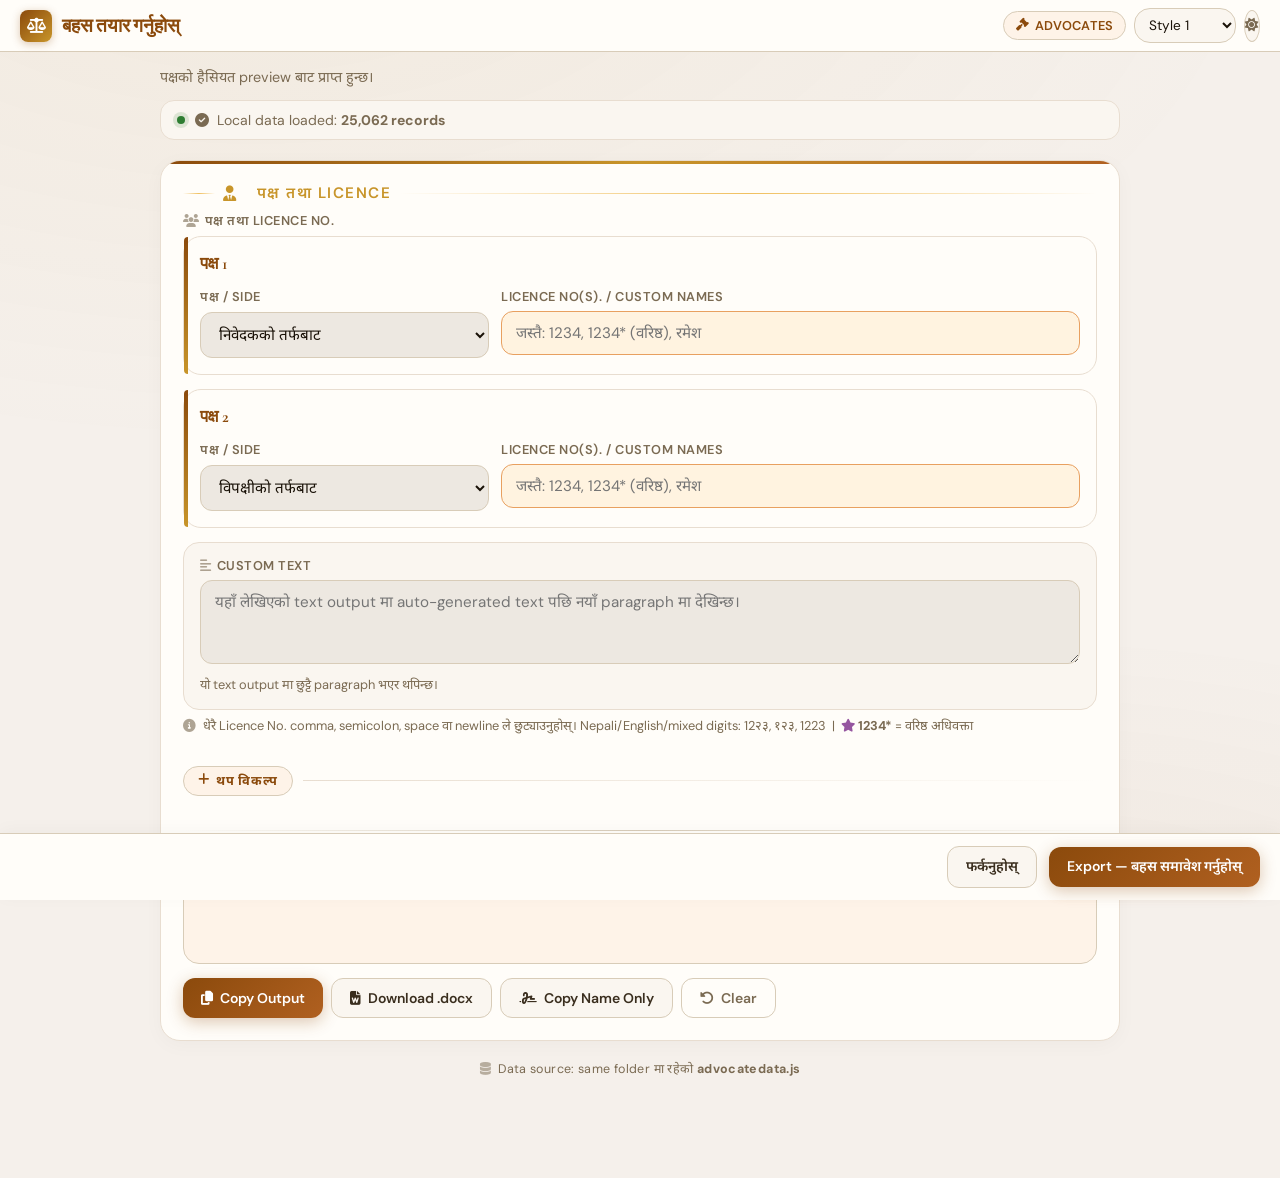
<file: bahas.html>
<!DOCTYPE html>
<html lang="ne" data-theme="light">
<head>
  <meta charset="UTF-8" />
  <meta name="viewport" content="width=device-width, initial-scale=1.0" />
  <title>अधिवक्ता Licence Lookup</title>
  <link rel="preconnect" href="https://fonts.googleapis.com">
  <link rel="preconnect" href="https://fonts.gstatic.com" crossorigin>
  <link href="https://fonts.googleapis.com/css2?family=Cormorant+Garamond:ital,wght@0,400;0,600;0,700;1,400&family=DM+Sans:opsz,wght@9..40,300;9..40,400;9..40,500;9..40,600;9..40,700&family=Noto+Sans+Devanagari:wght@300;400;500;600;700&display=swap" rel="stylesheet">
  <link rel="stylesheet" href="https://cdnjs.cloudflare.com/ajax/libs/font-awesome/6.5.2/css/all.min.css">
  <style>
    :root {
      --bg:#f5f0eb; --bg2:#ede8e1; --card:#fffdf9; --card2:#faf6f0;
      --text:#1a1208; --text2:#3a2e1e; --muted:#7a6a52;
      --line:#d8ccb8; --line2:#e8ddd0;
      --primary:#8b4a0c; --primary-light:#b06020; --primary-bg:#fef3e8;
      --accent:#c0392b; --accent2:#2e7d32;
      --gold:#c8952a; --gold-light:#f0c060;
      --senior:#7b2d8b; --senior-bg:#f9f0fc;
      --warn-bg:#fff8e1; --warn-border:#f0c060; --warn-text:#7a5c00;
      --shadow-sm:0 2px 8px rgba(100,60,10,.08);
      --shadow:0 8px 32px rgba(100,60,10,.12);
      --shadow-lg:0 20px 60px rgba(100,60,10,.16);
      --radius:20px; --radius-sm:12px;
      --font-serif:'Cormorant Garamond','Noto Serif Devanagari',Georgia,serif;
      --font-sans:'DM Sans','Noto Sans Devanagari',sans-serif;
    }
    [data-theme="dark"] {
      --bg:#0d0a06; --bg2:#14100a; --card:#1a1410; --card2:#211a12;
      --text:#f0e8d8; --text2:#c8b898; --muted:#8a7858;
      --line:#3a2e1e; --line2:#2a2016;
      --primary:#e8a060; --primary-light:#f0b878; --primary-bg:#2a1a08;
      --accent:#e06060; --accent2:#60b870;
      --gold:#d4a844; --gold-light:#e8c870;
      --senior:#c07ad0; --senior-bg:#1e1028;
      --warn-bg:#1e1800; --warn-border:#7a5c00; --warn-text:#e8c870;
      --shadow-sm:0 2px 8px rgba(0,0,0,.3);
      --shadow:0 8px 32px rgba(0,0,0,.4);
      --shadow-lg:0 20px 60px rgba(0,0,0,.5);
    }
    *{box-sizing:border-box;margin:0;padding:0;}
    body{
      font-family:var(--font-sans);background:var(--bg);color:var(--text);
      min-height:100vh;padding-top:52px;
      transition:background .3s,color .3s;
    }
    body::before{
      content:'';position:fixed;inset:0;pointer-events:none;z-index:0;
      background:radial-gradient(ellipse 80% 60% at 20% -10%,rgba(200,149,42,.06),transparent),
                 radial-gradient(ellipse 60% 40% at 80% 110%,rgba(139,74,12,.05),transparent);
    }

    /* ── TOPBAR ── */
    .topbar{
      position:fixed;top:0;left:0;right:0;z-index:1000;height:52px;
      background:var(--card);border-bottom:1px solid var(--line);
      box-shadow:var(--shadow-sm);
      display:flex;align-items:center;justify-content:space-between;
      padding:0 20px;backdrop-filter:blur(12px);
    }
    .topbar-brand{
      display:flex;align-items:center;gap:10px;
      font-family:var(--font-serif);font-size:1.18rem;font-weight:700;
      color:var(--primary);letter-spacing:-.01em;
    }
    .brand-icon{
      width:32px;height:32px;border-radius:8px;
      background:linear-gradient(135deg,var(--primary),var(--gold));
      display:grid;place-items:center;color:white;font-size:.95rem;
      box-shadow:0 2px 8px rgba(139,74,12,.3);
    }
    .topbar-right{display:flex;align-items:center;gap:8px;}
    .topbar-link{
      display:inline-flex;align-items:center;gap:6px;
      font-size:.8rem;font-weight:600;font-family:var(--font-sans);
      color:var(--primary);text-decoration:none;
      background:var(--primary-bg);border:1px solid var(--line);
      border-radius:20px;padding:5px 12px;transition:all .2s;letter-spacing:.01em;
    }
    .style-select{
      font-family:var(--font-sans);font-size:.85rem;
      padding:7px 10px;border-radius:16px;border:1px solid var(--line);
      background:var(--card2);color:var(--text);cursor:pointer;
      transition:border .15s,background .15s;
    }
    .style-select:hover{border-color:var(--primary);}
    .topbar-link:hover{background:var(--primary);color:white;border-color:var(--primary);transform:translateY(-1px);box-shadow:var(--shadow-sm);}
    .theme-btn{
      width:32px;height:32px;border:1px solid var(--line);border-radius:50%;
      background:var(--card2);color:var(--muted);cursor:pointer;
      display:grid;place-items:center;font-size:.85rem;transition:all .2s;
    }
    .theme-btn:hover{background:var(--primary);color:white;border-color:var(--primary);}

    /* ── LAYOUT ── */
    .wrap{max-width:980px;margin:auto;padding:28px 16px 64px;position:relative;z-index:1;}

    /* ── EYEBROW ── */
    .section-eyebrow{
      display:flex;align-items:center;gap:8px;
      font-size:.75rem;font-weight:600;letter-spacing:.1em;text-transform:uppercase;
      color:var(--gold);margin-bottom:8px;
    }
    .section-eyebrow::before,.section-eyebrow::after{
      content:'';flex:1;height:1px;
      background:linear-gradient(90deg,transparent,var(--gold-light),transparent);
    }
    .section-eyebrow::before{flex:0 0 32px;}

    /* ── STATUS ── */
    .status-strip{
      display:flex;align-items:center;gap:10px;
      padding:10px 16px;border-radius:14px;
      background:var(--card2);border:1px solid var(--line2);
      font-size:.875rem;color:var(--muted);margin-bottom:20px;
    }
    .status-dot{
      width:8px;height:8px;border-radius:50%;flex:0 0 auto;
      background:var(--gold);box-shadow:0 0 0 4px rgba(200,149,42,.15);
      animation:pulse 2s infinite;
    }
    .status-dot.good{background:var(--accent2);box-shadow:0 0 0 4px rgba(46,125,50,.15);animation:none;}
    .status-dot.bad{background:var(--accent);box-shadow:0 0 0 4px rgba(192,57,43,.15);animation:none;}
    @keyframes pulse{0%,100%{opacity:1}50%{opacity:.5}}

    /* ── CARD ── */
    .card{
      background:var(--card);border:1px solid var(--line2);
      border-radius:var(--radius);box-shadow:var(--shadow);
      padding:24px;position:relative;overflow:hidden;
    }
    .card::before{
      content:'';position:absolute;top:0;left:0;right:0;height:3px;
      background:linear-gradient(90deg,var(--primary),var(--gold),var(--primary-light));
    }

    /* ── FORM ── */
    label{
      display:block;font-size:.8rem;font-weight:600;
      letter-spacing:.04em;text-transform:uppercase;
      color:var(--muted);margin:16px 0 6px;
    }
    label:first-child{margin-top:0;}
    input,select,textarea{
      width:100%;border:1.5px solid var(--line);background:var(--bg2);color:var(--text);
      border-radius:var(--radius-sm);padding:11px 14px;
      font-size:.95rem;font-family:var(--font-sans);outline:none;
      transition:border .15s,box-shadow .15s,background .15s;
    }
    input:focus,select:focus,textarea:focus{
      border-color:var(--primary);background:var(--card);
      box-shadow:0 0 0 3px rgba(139,74,12,.1);
    }
    /* Licence input: light orange as requested */
    input.licenceNos{
      background:#fff3e0;
      border-color:#e8a060;
      color:#1a1208;
    }
    input.licenceNos:focus{
      background:#fff7ed;
      border-color:var(--primary);
      box-shadow:0 0 0 3px rgba(232,160,96,.22);
    }
    [data-theme="dark"] input.licenceNos{
      background:#3a2412;
      border-color:#8b4a0c;
      color:#f0e8d8;
    }
    [data-theme="dark"] input.licenceNos:focus{
      background:#432814;
      border-color:var(--primary);
    }
    select{cursor:pointer;}
    .grid{display:grid;grid-template-columns:1fr 1fr;gap:14px;}
    .full{grid-column:1/-1;}

    /* ── CHECKS ── */
    .checks{display:flex;gap:16px;flex-wrap:wrap;margin-top:12px;}
    .checks label{
      display:inline-flex;align-items:center;gap:7px;
      margin:0;text-transform:none;letter-spacing:0;
      font-size:.875rem;font-weight:500;color:var(--text2);cursor:pointer;
    }
    .checks input[type="checkbox"]{width:16px;height:16px;cursor:pointer;accent-color:var(--primary);}

    /* ── ADV PANEL ── */
    .adv-toggle-row{display:flex;align-items:center;gap:10px;margin-top:16px;}
    .adv-toggle-btn{
      display:inline-flex;align-items:center;gap:6px;
      font-size:.8rem;font-weight:700;letter-spacing:.06em;
      color:var(--primary);background:var(--primary-bg);
      border:1.5px solid var(--line);border-radius:20px;padding:5px 14px;
      cursor:pointer;transition:all .2s;font-family:var(--font-sans);user-select:none;
    }
    .adv-toggle-btn:hover{background:var(--primary);color:white;border-color:var(--primary);}
    .adv-toggle-btn .adv-icon{transition:transform .25s;}
    .adv-toggle-btn.open .adv-icon{transform:rotate(45deg);}
    .adv-divider{flex:1;height:1px;background:linear-gradient(90deg,var(--line2),transparent);}
    .adv-panel{display:grid;grid-template-rows:0fr;transition:grid-template-rows .28s ease;overflow:hidden;}
    .adv-panel.open{grid-template-rows:1fr;}
    .adv-panel-inner{overflow:hidden;padding-top:0;transition:padding-top .28s ease;}
    .adv-panel.open .adv-panel-inner{padding-top:14px;}
    .adv-grid{display:grid;grid-template-columns:1fr 1fr;gap:14px;}

    /* ── PARTY BLOCKS ── */
    .partyList{display:grid;gap:14px;}
    .partyBlock{
      background:var(--card2);border:1.5px solid var(--line2);
      border-radius:18px;padding:16px;position:relative;
      transition:border-color .2s,box-shadow .2s;
    }
    .partyBlock:hover{border-color:var(--primary);box-shadow:var(--shadow-sm);}
    .partyBlock::after{
      content:'';position:absolute;top:0;left:0;bottom:0;width:4px;
      border-radius:18px 0 0 18px;
      background:linear-gradient(180deg,var(--primary),var(--gold));
    }
    .partyHead{display:flex;align-items:center;gap:10px;margin-bottom:14px;}
    .partyTitle{
      display:flex;align-items:center;gap:10px;
      font-weight:700;color:var(--primary);
      font-family:var(--font-serif);font-size:1.05rem;
    }
    .partyTitle .badge{
      width:28px;height:28px;border-radius:50%;
      background:linear-gradient(135deg,var(--primary),var(--gold));
      color:white;display:grid;place-items:center;
      font-family:var(--font-sans);font-size:.78rem;font-weight:700;
      box-shadow:0 2px 8px rgba(139,74,12,.25);
    }
    .partyFields{display:grid;grid-template-columns:1.1fr 1.6fr;gap:12px;align-items:start;}
    .remove-party-btn{
      position:absolute;top:14px;right:14px;
      width:28px;height:28px;border:1px solid var(--line);border-radius:50%;
      background:transparent;color:var(--muted);cursor:pointer;
      display:grid;place-items:center;font-size:.75rem;transition:all .2s;
    }
    .remove-party-btn:hover{background:var(--accent);color:white;border-color:var(--accent);}

    /* ── INLINE ALERT (below input) ── */
    .inline-alert{
      display:none;margin-top:6px;padding:8px 12px;
      background:var(--warn-bg);border:1px solid var(--warn-border);
      border-radius:10px;font-size:.8rem;color:var(--warn-text);
      line-height:1.5;
    }
    .inline-alert.show{display:block;}
    .inline-alert ul{margin:4px 0 0 14px;}
    .inline-alert li{margin-bottom:2px;}

    /* ── CONNECTOR ROW ── */
    .connector-row{
      display:flex;align-items:center;gap:8px;
      margin-top:8px;padding:8px 10px;
      background:var(--card);border:1px dashed var(--line2);border-radius:12px;
    }
    .connector-label{font-size:.78rem;color:var(--muted);font-weight:600;white-space:nowrap;flex:0 0 auto;}
    .connector-select{
      flex:1;padding:6px 10px;font-size:.85rem;
      border:1.5px solid var(--line);background:var(--bg2);color:var(--text);
      border-radius:10px;font-family:var(--font-sans);outline:none;transition:border .15s;
      min-width:0;
    }
    .connector-select:focus{border-color:var(--primary);}
    #connectorList{display:grid;gap:8px;margin-top:0;}

    /* ── ADD PARTY ── */
    .add-party-btn{
      display:inline-flex;align-items:center;gap:8px;margin-top:14px;
      border:1.5px dashed var(--primary);background:var(--primary-bg);
      color:var(--primary);font-weight:600;font-size:.875rem;
      border-radius:14px;padding:10px 16px;cursor:pointer;transition:all .2s;
    }
    .add-party-btn:hover{background:var(--primary);color:white;border-style:solid;transform:translateY(-1px);box-shadow:var(--shadow-sm);}
    .custom-text-regular{
      margin-top:14px;padding:14px 16px;border:1.5px solid var(--line2);
      border-radius:16px;background:var(--card2);
    }
    .custom-text-regular label{margin-top:0;}

    /* ── BUTTONS ── */
    .btn{
      border:0;border-radius:12px;padding:10px 18px;
      font-weight:600;font-size:.875rem;font-family:var(--font-sans);
      cursor:pointer;transition:all .18s;
      display:inline-flex;align-items:center;gap:7px;white-space:nowrap;
    }
    .btn-primary{
      background:linear-gradient(135deg,var(--primary),var(--primary-light));
      color:white;box-shadow:0 4px 16px rgba(139,74,12,.3);
    }
    .btn-primary:hover{transform:translateY(-2px);box-shadow:0 6px 20px rgba(139,74,12,.4);}
    .btn-secondary{background:var(--card2);color:var(--text2);border:1.5px solid var(--line);}
    .btn-secondary:hover{background:var(--bg2);border-color:var(--primary);color:var(--primary);}
    .btn-ghost{background:transparent;color:var(--muted);border:1px solid var(--line);}
    .btn-ghost:hover{background:var(--primary);color:white;border-color:var(--primary);}
    .copy-row{display:flex;gap:8px;flex-wrap:wrap;margin-top:14px;}

    /* ── OUTPUT ── */
    .output{
      font-family:var(--font-serif);font-size:1.25rem;line-height:1.9;
      padding:20px 22px;border-radius:16px;
      background:var(--primary-bg);border:1.5px solid var(--line);
      min-height:90px;white-space:pre-wrap;color:var(--text);position:relative;
    }
    .output::before{
      content:'\275D';position:absolute;top:10px;left:12px;
      font-size:2rem;color:var(--gold);opacity:.25;font-family:serif;line-height:1;
    }

    /* ── RECORD ── */
    .record{display:grid;grid-template-columns:repeat(3,1fr);gap:10px;margin-top:14px;}
    .field{border:1px solid var(--line2);background:var(--card);border-radius:14px;padding:12px 14px;}
    .field small{
      display:flex;align-items:center;gap:5px;color:var(--muted);font-weight:600;
      font-size:.73rem;letter-spacing:.06em;text-transform:uppercase;margin-bottom:5px;
    }
    .field b{font-size:.97rem;font-weight:600;color:var(--text);}

    /* ── MINI LIST ── */
    .miniList{margin:14px 0 0;padding:0;list-style:none;display:grid;gap:8px;}
    .miniList li{
      padding:10px 14px;border:1px solid var(--line2);border-radius:12px;
      background:var(--card2);display:flex;justify-content:space-between;
      align-items:center;gap:10px;font-size:.875rem;
    }

    /* ── SENIOR TAG ── */
    .senior-tag{
      display:inline-flex;align-items:center;gap:4px;
      font-size:.7rem;font-weight:700;letter-spacing:.05em;
      color:var(--senior);background:var(--senior-bg);
      border:1px solid color-mix(in srgb,var(--senior) 30%,transparent);
      border-radius:20px;padding:2px 7px;vertical-align:middle;margin-left:4px;
      font-family:var(--font-sans);
    }

    .error{color:var(--accent);font-weight:600;}
    .ok{color:var(--accent2);font-weight:600;}
    .muted{color:var(--muted);}
    .hint{font-size:.8rem;color:var(--muted);line-height:1.55;margin-top:6px;}

    /* ── FORM ID SAVE/RECALL ── */
    .form-id-row{
      display:grid;grid-template-columns:1.2fr auto auto;gap:10px;align-items:end;
      padding:14px;margin-bottom:16px;border:1px solid var(--line2);
      border-radius:16px;background:var(--card2);
    }
    .form-id-actions{display:flex;gap:8px;align-items:center;flex-wrap:wrap;}
    .formIdNo{background:#fff3e0;border-color:#e8a060;color:#1a1208;}
    .formIdNo:focus{background:#fff7ed;border-color:var(--primary);box-shadow:0 0 0 3px rgba(232,160,96,.22);}
    [data-theme="dark"] .formIdNo{background:#3a2412;border-color:#8b4a0c;color:#f0e8d8;}
    [data-theme="dark"] .formIdNo:focus{background:#432814;border-color:var(--primary);}
    .form-id-alert{
      display:none;grid-column:1/-1;margin-top:2px;padding:8px 12px;
      background:var(--warn-bg);border:1px solid var(--warn-border);
      border-radius:10px;font-size:.8rem;color:var(--warn-text);line-height:1.5;
    }
    .form-id-alert.show{display:block;}
    .history-panel{
      display:none;grid-column:1/-1;margin-top:4px;padding:10px 12px;
      background:var(--card);border:1px solid var(--line);border-radius:14px;
      box-shadow:var(--shadow-sm);
    }
    .history-panel.show{display:block;}
    .history-head{
      display:flex;align-items:center;justify-content:space-between;gap:10px;
      font-size:.82rem;font-weight:700;color:var(--primary);margin-bottom:8px;
    }
    .history-list{display:flex;flex-wrap:wrap;gap:8px;}
    .history-item{
      display:inline-flex;align-items:center;gap:0;
      border:1px solid var(--line);background:var(--primary-bg);
      border-radius:18px;overflow:hidden;box-shadow:var(--shadow-sm);
    }
    .history-id-btn{
      border:0;border-right:1px solid var(--line);background:transparent;color:var(--primary);
      padding:6px 10px;font-size:.82rem;font-weight:700;
      cursor:pointer;font-family:var(--font-sans);transition:all .15s;
    }
    .history-id-btn:hover{background:var(--primary);color:white;}
    .history-delete-btn{
      border:0;background:transparent;color:var(--accent);
      padding:6px 9px;font-size:.82rem;cursor:pointer;
      font-family:var(--font-sans);transition:all .15s;
    }
    .history-delete-btn:hover{background:var(--accent);color:white;}
    .history-empty{font-size:.82rem;color:var(--muted);line-height:1.5;}
    @media(max-width:760px){.form-id-row{grid-template-columns:1fr}.form-id-actions .btn{flex:1;justify-content:center}}

    .divider{height:1px;background:linear-gradient(90deg,transparent,var(--line),transparent);margin:20px 0;}
    .ornament{text-align:center;color:var(--gold-light);font-size:1.2rem;letter-spacing:.3em;margin:4px 0 18px;opacity:.6;}
    #outputAnchor{scroll-margin-top:72px;}

    /* ── ALERT (popup) ── */
    .alertBox{
      display:none;position:fixed;top:64px;right:16px;max-width:420px;
      z-index:9998;background:var(--card);border:1.5px solid var(--line);
      box-shadow:var(--shadow-lg);border-radius:var(--radius);padding:16px 18px;
    }
    .alertBox.show{display:block;animation:slideIn .2s ease-out;}
    @keyframes slideIn{from{transform:translateY(-10px) translateX(10px);opacity:0}to{transform:none;opacity:1}}
    .alertHead{
      display:flex;align-items:center;justify-content:space-between;
      gap:12px;font-weight:700;color:var(--accent);margin-bottom:10px;font-size:.9rem;
    }
    .alertBody{font-size:.875rem;line-height:1.6;color:var(--text2);max-height:240px;overflow:auto;white-space:pre-wrap;}
    .alertClose{
      border:1px solid var(--line);background:var(--card2);color:var(--muted);
      border-radius:8px;padding:4px 8px;cursor:pointer;font-size:.8rem;transition:all .15s;
    }
    .alertClose:hover{background:var(--accent);color:white;border-color:var(--accent);}

    html{scroll-behavior:smooth;}
    /* ── FAB ── */
    .fab-wrap{
      position:fixed;right:0;top:50%;transform:translateY(-50%);
      z-index:900;display:flex;flex-direction:column;align-items:flex-end;
    }
    .fab{
      width:48px;height:48px;border-radius:12px 0 0 12px;
      background:linear-gradient(135deg,var(--primary),var(--gold));
      color:white;border:0;cursor:pointer;
      display:grid;place-items:center;font-size:1.2rem;
      box-shadow:-4px 0 16px rgba(139,74,12,.35);
      transition:all .2s;
    }
    .fab:hover{width:56px;box-shadow:-6px 0 24px rgba(139,74,12,.5);}
    .fab:active{transform:scaleX(.95);}
    .fab-label{
      position:absolute;right:52px;top:50%;transform:translateY(-50%);
      background:var(--card);color:var(--text);font-size:.78rem;font-weight:600;
      padding:5px 10px;border-radius:10px;border:1px solid var(--line);
      white-space:nowrap;box-shadow:var(--shadow-sm);
      opacity:0;transition:opacity .2s;pointer-events:none;
    }
    .fab-wrap:hover .fab-label{opacity:1;}

    .scroll-link{
      position:fixed;right:16px;z-index:950;
      width:44px;height:44px;border-radius:50%;
      background:linear-gradient(135deg,var(--primary),var(--gold));
      color:white;display:grid;place-items:center;text-decoration:none;
      box-shadow:0 10px 24px rgba(0,0,0,.22);transition:transform .2s,box-shadow .2s;
    }
    .scroll-link:hover{transform:translateY(-2px);box-shadow:0 14px 28px rgba(0,0,0,.28);}
    .back-top{bottom:16px;}
    .go-bottom{bottom:80px;}

    /* ── TOAST ── */
    .toast{
      position:fixed;right:16px;bottom:16px;
      background:var(--text);color:var(--bg);
      padding:10px 16px;border-radius:12px;box-shadow:var(--shadow);z-index:9999;
      font-weight:600;font-size:.875rem;
      display:flex;align-items:center;gap:7px;animation:fadeUp .2s ease-out;
    }
    @keyframes fadeUp{from{transform:translateY(8px);opacity:0}to{transform:none;opacity:1}}

    /* ── RESPONSIVE ── */
    @media(max-width:760px){
      .wrap{padding:18px 12px 80px;}
      .grid,.record,.adv-grid{grid-template-columns:1fr;}
      .partyFields{grid-template-columns:1fr;}
      .copy-row .btn{flex:1;justify-content:center;}
      .topbar-brand span.brand-name{display:none;}
      .fab{border-radius:12px 0 0 12px;}
    }
  </style>
  <link rel="stylesheet" href="bahas-embedded.css">
</head>
<body>

<!-- Topbar -->
<div class="topbar" id="topAnchor">
  <div class="topbar-brand">
    <div class="brand-icon"><i class="fa-solid fa-scale-balanced"></i></div>
    <span class="brand-name">बहस तयार गर्नुहोस्</span>
  </div>
  <div class="topbar-right">
    <a class="topbar-link" href="https://shivaprasadacharya.github.io/adhivaktakokundali/" target="_blank" rel="noopener">
      <i class="fa-solid fa-gavel"></i> ADVOCATES
    </a>
    <select id="styleMode" class="style-select" title="Output style">
      <option value="style1">Style 1</option>
      <option value="style2">Style 2</option>
    </select>
    <button class="theme-btn" id="themeBtn" title="Light/Dark mode">
      <i class="fa-solid fa-sun" id="themeIcon"></i>
    </button>
  </div>
</div>

<!-- Popup Alert -->
<div id="lookupAlert" class="alertBox">
  <div class="alertHead">
    <span><i class="fa-solid fa-triangle-exclamation"></i> सूचना</span>
    <button type="button" class="alertClose" id="alertClose"><i class="fa-solid fa-xmark"></i></button>
  </div>
  <div class="alertBody" id="alertBody"></div>
</div>

<!-- FAB: right-center, right arrow -->
<div class="fab-wrap">
  <button class="fab" id="fabBtn" title="Generate (Ctrl+Enter)">
    <i class="fa-solid fa-arrow-right"></i>
  </button>
  <span class="fab-label"><i class="fa-solid fa-keyboard"></i> Ctrl+Enter</span>
</div>
<a href="#outputAnchor" id="goBottomBtn" class="scroll-link go-bottom" title="Go to bottom"><i class="fa-solid fa-arrow-down"></i></a>
<a href="#topAnchor" id="backTopBtn" class="scroll-link back-top" title="Back to top"><i class="fa-solid fa-arrow-up"></i></a>

<div class="wrap">
<p class="bahas-context" id="bahasContext">पक्षको हैसियत preview बाट प्राप्त हुन्छ।</p>

  <!-- Status -->
  <div class="status-strip" id="loadStatus">
    <span class="status-dot" id="statusDot"></span>
    <span id="statusText"><i class="fa-regular fa-circle-dot"></i> &nbsp;Local advocatedata.js data तयार गर्दै...</span>
  </div>

  <!-- Main Card -->
  <div class="card">
    <div class="section-eyebrow"><i class="fa-solid fa-user-tie"></i>&nbsp; पक्ष तथा Licence</div>
    <div class="ornament">⚖ &nbsp; ◆ &nbsp; ⚖</div>

    <div class="grid">
      <!-- Single Form ID save / recall -->
      <div class="full form-id-row">
        <div>
          <label><i class="fa-solid fa-id-card" style="margin-right:5px;opacity:.6"></i>ID No. / Form ID</label>
          <input id="formIdNo" class="formIdNo" inputmode="text" placeholder="जस्तै: 1, A1, case-01" />
          <p class="hint">ID No. लेखेर Enter/blur गर्दा पहिले Save गरिएको पूरा input set स्वतः फर्किन्छ।</p>
        </div>
        <div class="form-id-actions">
          <button type="button" class="btn btn-primary" id="saveFormBtn"><i class="fa-solid fa-floppy-disk"></i> Save</button>
          <button type="button" class="btn btn-secondary" id="newFormBtn"><i class="fa-solid fa-file-circle-plus"></i> New</button>
          <button type="button" class="btn btn-secondary" id="historyBtn"><i class="fa-solid fa-clock-rotate-left"></i> History</button>
        </div>
        <button type="button" class="btn btn-ghost" id="clearSavedFormsBtn"><i class="fa-solid fa-trash-can"></i> Clear Saved</button>
        <div class="form-id-alert" id="formIdAlert"></div>
        <div class="history-panel" id="historyPanel">
          <div class="history-head">
            <span><i class="fa-solid fa-list"></i> Saved History ID</span>
            <small class="muted">ID क्लिक गर्दा form repopulate हुन्छ</small>
          </div>
          <div class="history-list" id="historyList"></div>
        </div>
      </div>

      <!-- Party list -->
      <div class="full">
        <label><i class="fa-solid fa-users" style="margin-right:5px;opacity:.6"></i>पक्ष तथा Licence No.</label>
        <div class="partyList" id="partyList"></div>
        <div class="custom-text-regular" id="customTextRegularBox">
          <label><i class="fa-solid fa-align-left" style="margin-right:5px;opacity:.6"></i>Custom Text</label>
          <textarea id="customText" rows="3" placeholder="यहाँ लेखिएको text output मा auto-generated text पछि नयाँ paragraph मा देखिन्छ।"></textarea>
          <p class="hint">यो text output मा छुट्टै paragraph भएर थपिन्छ।</p>
        </div>
        <button type="button" class="add-party-btn" id="addPartyBtn">
          <i class="fa-solid fa-circle-plus"></i> अर्को पक्ष थप्नुहोस्
        </button>
        <p class="hint">
          <i class="fa-solid fa-circle-info" style="margin-right:4px;opacity:.6"></i>
          धेरै Licence No. comma, semicolon, space वा newline ले छुट्याउनुहोस्।
          Nepali/English/mixed digits: 12२३, १२३, 1223 &nbsp;|&nbsp;
          <i class="fa-solid fa-star" style="color:var(--senior);opacity:.8"></i>
          <strong>1234*</strong> = वरिष्ठ अधिवक्ता
        </p>
      </div>

      <!-- ++ Advanced panel -->
      <div class="full">
        <div class="adv-toggle-row">
          <button type="button" class="adv-toggle-btn" id="advToggleBtn">
            <i class="fa-solid fa-plus adv-icon"></i>
            <span class="adv-label">थप विकल्प</span>
          </button>
          <div class="adv-divider"></div>
        </div>
        <div class="adv-panel" id="advPanel">
          <div class="adv-panel-inner">
            <div class="adv-grid">
              <div>
                <label><i class="fa-solid fa-star" style="margin-right:5px;opacity:.6"></i>सम्बोधन / विशेषण</label>
                <input id="honorific" value="विद्वान" />
                <p class="hint">संख्या अनुसार अधिवक्ता/द्वय/हरू स्वतः मिलाउँछ।</p>
              </div>
              <div>
                <label><i class="fa-solid fa-quote-left" style="margin-right:5px;opacity:.6"></i>वाक्य सुरु</label>
                <input id="prefixText" value="" placeholder="(खाली भएमा स्वतः चयन गरिन्छ)" />
              </div>
              <div>
                <label><i class="fa-solid fa-quote-right" style="margin-right:5px;opacity:.6"></i>वाक्य अन्त्य</label>
                <input id="suffixText" value="ले गर्नुभएको बहस सुनियो।" />
              </div>
              <div class="checks" style="grid-column:1/-1">
                <label><input type="checkbox" id="includeShri" checked />
                  <i class="fa-solid fa-hands-praying" style="opacity:.5;margin-right:3px"></i> नाम अघि श्री राख्ने</label>
                <label><input type="checkbox" id="autoGenerate" checked />
                  <i class="fa-solid fa-bolt" style="opacity:.5;margin-right:3px"></i> typing गर्दा स्वतः output</label>
              </div>
            </div>
            <div class="full" id="connectorSection">
              <div id="connectorList"></div>
            </div>
          </div>
        </div>
      </div>

      <!-- Output -->
      <div class="full" id="outputAnchor">
        <div class="divider"></div>
        <label><i class="fa-solid fa-file-lines" style="margin-right:5px;opacity:.6"></i>Output</label>
        <div class="output" id="outputBox">Local data load भएपछि output यहाँ देखिन्छ।</div>
        <div class="copy-row">
          <button class="btn btn-primary" id="copyOutput"><i class="fa-solid fa-copy"></i> Copy Output</button>
          <button class="btn btn-secondary" id="downloadDocx"><i class="fa-solid fa-file-word"></i> Download .docx</button>
          <button class="btn btn-secondary" id="downloadAllZip"><i class="fa-solid fa-file-zipper"></i> Download All (ZIP)</button>
          <button class="btn btn-secondary" id="copyName"><i class="fa-solid fa-signature"></i> Copy Name Only</button>
          <button class="btn btn-ghost" id="clearBtn"><i class="fa-solid fa-rotate-left"></i> Clear</button>
        </div>
      </div>
    </div>

    <div class="record" id="recordBox" style="display:none"></div>
    <ul class="miniList" id="multiBox" style="display:none"></ul>
  </div>

  <p style="text-align:center;color:var(--muted);font-size:.78rem;margin-top:20px;letter-spacing:.03em">
    <i class="fa-solid fa-database" style="margin-right:4px;opacity:.5"></i>
    Data source: same folder मा रहेको <strong>advocatedata.js</strong>
  </p>
</div>

<script src="advocatedata.js"></script>
<script>
'use strict';
const $ = id => document.getElementById(id);
let advocateData = [];
let activeRecord = null;
let activeRecords = [];
let missingLicences = [];
let partyCounter = 0;
let suppressFormIdRecall = false;

const FORM_STORAGE_KEY = 'readymadeordersAdvocateSavedFormsV1';
const FORM_STORAGE_TTL_MS = 12 * 60 * 60 * 1000;

const STYLE_MODE = { DEFAULT: 'style1', PARTY: 'style2' };
const SIDES_STYLE1 = ['निवेदकको तर्फबाट','विपक्षीको तर्फबाट','वादीको तर्फबाट','प्रतिवादीको तर्फबाट','नेपाल सरकारको तर्फबाट','पुनरावेदकको तर्फबाट','प्रत्यर्थीको तर्फबाट','custom'];
const SIDES_STYLE2 = ['निवेदक','निवेदकको वारेस','निवेदक वादीको तर्फबाट','निवेदक प्रतिवादीको तर्फबाट','निवेदक नेपाल सरकारको तर्फबाट','विपक्षी','वादी','वादीको वारेस','प्रतिवादी','प्रतिवादीको वारेस','पुनरावेदक','पुनरावेदक वारेस','प्रत्यर्थी','प्रत्यर्थीको वारेस','custom'];
function getActiveSides() { return $('styleMode')?.value === STYLE_MODE.PARTY ? SIDES_STYLE2 : SIDES_STYLE1; }
const SIDE_LABELS = {custom:'Custom...'};
const GOVT_SIDE = 'नेपाल सरकारको तर्फबाट';
const GOVT_ROLES = ['सहायक जिल्ला न्यायाधिवक्ता','जिल्ला न्यायाधिवक्ता','उपन्यायाधिवक्ता','सहन्यायाधिवक्ता','नायव महान्यायाधिवक्ता','महान्यायाधिवक्ता'];
const CONNECTOR_OPTIONS = ['तथा','र','एवं',', (comma)','; (semicolon)'];
// What actually gets inserted into the sentence for each connector option
const CONNECTOR_VALUES = {'तथा':' तथा ','र':' र ','एवं':' एवं ',', (comma)':', ','; (semicolon)':'; '};

const NepaliDigits = {'०':'0','१':'1','२':'2','३':'3','४':'4','५':'5','६':'6','७':'7','८':'8','९':'9'};
const NepaliNums = ['','(१)','(२)','(३)','(४)','(५)','(६)','(७)','(८)','(९)'];


// ── Single Form ID: manual save / recall / expiry ────────────────────
function normalizeFormId(v) { return String(v || '').trim(); }
function readSavedForms() {
  try { return JSON.parse(localStorage.getItem(FORM_STORAGE_KEY) || '{}') || {}; }
  catch (e) { return {}; }
}
function writeSavedForms(store) {
  try { localStorage.setItem(FORM_STORAGE_KEY, JSON.stringify(store || {})); }
  catch (e) { toast('<i class="fa-solid fa-triangle-exclamation"></i> Local storage save हुन सकेन'); }
}
function purgeExpiredSavedForms() {
  const store = readSavedForms(); const now = Date.now(); let changed = false;
  Object.keys(store).forEach(id => {
    if (!store[id] || !store[id].savedAt || now - store[id].savedAt > FORM_STORAGE_TTL_MS) { delete store[id]; changed = true; }
  });
  if (changed) writeSavedForms(store);
  return store;
}
function showFormIdAlert(msg, type = 'info') {
  const el = $('formIdAlert'); if (!el) return;
  if (!msg) { el.innerHTML = ''; el.classList.remove('show'); return; }
  const icon = type === 'bad' ? 'fa-triangle-exclamation' : type === 'ok' ? 'fa-circle-check' : 'fa-circle-info';
  el.innerHTML = `<b><i class="fa-solid ${icon}"></i></b> ${escapeHtml(msg)}`;
  el.classList.add('show');
}
function getSavedHistoryIds() {
  const store = purgeExpiredSavedForms();
  // Show saved history IDs in ascending / alphabetical order.
  // numeric:true keeps ID-2 before ID-10, while still supporting Nepali/English text IDs.
  return Object.keys(store).sort((a, b) =>
    String(a).localeCompare(String(b), 'ne', { numeric: true, sensitivity: 'base' })
  );
}
function deleteSavedHistoryId(id) {
  const cleanId = String(id || '').trim();
  if (!cleanId) return;
  const ok = confirm(`Saved history बाट यो ID delete गर्ने हो?\n\nID: ${cleanId}\n\nDelete गरेपछि यो ID बाट form repopulate गर्न सकिँदैन।`);
  if (!ok) {
    showFormIdAlert(`ID delete रद्द गरियो: ${cleanId}`, 'info');
    return;
  }
  const store = purgeExpiredSavedForms();
  if (store[cleanId]) {
    delete store[cleanId];
    writeSavedForms(store);
    if (($('formIdNo')?.value || '').trim() === cleanId) $('formIdNo').value = '';
    refreshHistoryPanel();
    showFormIdAlert(`Saved history ID delete भयो: ${cleanId}`, 'ok');
    toast('<i class="fa-solid fa-trash-can"></i> History ID deleted');
  } else {
    refreshHistoryPanel();
    showFormIdAlert(`यो ID saved history मा भेटिएन: ${cleanId}`, 'info');
  }
}
function refreshHistoryPanel() {
  const list = $('historyList'); if (!list) return;
  const ids = getSavedHistoryIds();
  if (!ids.length) {
    list.innerHTML = '<div class="history-empty"><i class="fa-regular fa-folder-open"></i> Saved history ID छैन। Save गरेपछि ID यहाँ देखिन्छ।</div>';
    return;
  }
  list.innerHTML = ids.map(id => `
    <span class="history-item" data-history-id="${escapeHtml(id)}">
      <button type="button" class="history-id-btn" data-history-id="${escapeHtml(id)}" title="यो ID load गर्नुहोस्">
        <i class="fa-solid fa-id-card"></i> ${escapeHtml(id)}
      </button>
      <button type="button" class="history-delete-btn" data-history-delete-id="${escapeHtml(id)}" title="यो saved ID delete गर्नुहोस्">
        <i class="fa-solid fa-trash-can"></i>
      </button>
    </span>`).join('');
  list.querySelectorAll('.history-id-btn').forEach(btn => {
    btn.addEventListener('click', () => {
      const id = btn.dataset.historyId || '';
      if ($('formIdNo')) $('formIdNo').value = id;
      recallFormById();
      $('historyPanel')?.classList.remove('show');
    });
  });
  list.querySelectorAll('.history-delete-btn').forEach(btn => {
    btn.addEventListener('click', e => {
      e.preventDefault();
      e.stopPropagation();
      deleteSavedHistoryId(btn.dataset.historyDeleteId || '');
    });
  });
}
function toggleHistoryPanel() {
  const panel = $('historyPanel'); if (!panel) return;
  refreshHistoryPanel();
  panel.classList.toggle('show');
}
function collectFormState() {
  const parties = Array.from(document.querySelectorAll('.partyBlock')).map(block => ({
    side: block.querySelector('.partySide')?.value || '',
    customSide: block.querySelector('.customSide')?.value || '',
    govtRole: block.querySelector('.govtRole')?.value || '',
    licences: block.querySelector('.licenceNos')?.value || ''
  }));
  const connectors = Array.from(document.querySelectorAll('.connector-select')).map(sel => sel.value);
  return {
    styleMode: $('styleMode')?.value || STYLE_MODE.DEFAULT,
    honorific: $('honorific')?.value || '',
    prefixText: $('prefixText')?.value || '',
    suffixText: $('suffixText')?.value || '',
    customText: $('customText')?.value || '',
    includeShri: !!$('includeShri')?.checked,
    autoGenerate: !!$('autoGenerate')?.checked,
    parties,
    connectors
  };
}
function applyFormState(state, id = '') {
  if (!state) return;
  suppressFormIdRecall = true;
  if ($('formIdNo')) $('formIdNo').value = id;
  if ($('styleMode')) $('styleMode').value = state.styleMode || STYLE_MODE.DEFAULT;
  document.querySelectorAll('.partyBlock').forEach(b => b.remove());
  partyCounter = 0;
  refreshStyleSideOptions();
  const parties = Array.isArray(state.parties) && state.parties.length ? state.parties : [
    { side:'निवेदकको तर्फबाट', licences:'' },
    { side:'विपक्षीको तर्फबाट', licences:'' }
  ];
  parties.forEach(p => {
    const block = addPartyBlock(p.side || null, p.licences || '');
    if (p.customSide) block.querySelector('.customSide').value = p.customSide;
    if (p.govtRole) block.querySelector('.govtRole').value = p.govtRole;
    const sv = block.querySelector('.partySide').value;
    block.querySelector('.customSide').style.display = sv === 'custom' ? 'block' : 'none';
    block.querySelector('.govtRole').style.display = sv === GOVT_SIDE ? 'block' : 'none';
  });
  syncConnectors();
  (state.connectors || []).forEach((v, i) => { const sel = document.getElementById('connector-' + (i + 1)); if (sel && CONNECTOR_OPTIONS.includes(v)) sel.value = v; });
  if ($('honorific')) $('honorific').value = state.honorific ?? 'विद्वान';
  if ($('prefixText')) $('prefixText').value = state.prefixText ?? '';
  if ($('suffixText')) $('suffixText').value = state.suffixText ?? 'ले गर्नुभएको बहस सुनियो।';
  if ($('customText')) $('customText').value = state.customText ?? '';
  if ($('includeShri')) $('includeShri').checked = state.includeShri !== false;
  if ($('autoGenerate')) $('autoGenerate').checked = state.autoGenerate !== false;
  renumberParties();
  suppressFormIdRecall = false;
  if ($('autoGenerate')?.checked) generate(); else showOutput();
}
function resetToNewForm() {
  suppressFormIdRecall = true;
  if ($('formIdNo')) $('formIdNo').value = '';
  showFormIdAlert('');
  document.querySelectorAll('.partyBlock').forEach(b => b.remove());
  partyCounter = 0;
  if ($('styleMode')) $('styleMode').value = STYLE_MODE.DEFAULT;
  if ($('honorific')) $('honorific').value = 'विद्वान';
  if ($('prefixText')) $('prefixText').value = '';
  if ($('suffixText')) $('suffixText').value = 'ले गर्नुभएको बहस सुनियो।';
  if ($('customText')) $('customText').value = '';
  if ($('includeShri')) $('includeShri').checked = true;
  if ($('autoGenerate')) $('autoGenerate').checked = true;
  addPartyBlock('निवेदकको तर्फबाट', '');
  addPartyBlock('विपक्षीको तर्फबाट', '');
  syncConnectors();
  suppressFormIdRecall = false;
  $('outputBox').textContent = '';
  renderRecord(null); renderMultiple([], []);
  document.querySelector('.licenceNos')?.focus();
}
function saveCurrentFormById() {
  const id = normalizeFormId($('formIdNo')?.value);
  if (!id) { showFormIdAlert('पहिले ID No. लेख्नुहोस्।', 'bad'); $('formIdNo')?.focus(); return; }
  const store = purgeExpiredSavedForms();
  const repeated = !!store[id];
  store[id] = { savedAt: Date.now(), state: collectFormState() };
  writeSavedForms(store);
  refreshHistoryPanel();
  showFormIdAlert(repeated ? `Same ID No. पहिले नै थियो; हालको input set त्यसै ID मा update भयो: ${id}` : `Saved: ${id}`, repeated ? 'bad' : 'ok');
  toast(repeated ? '<i class="fa-solid fa-copy"></i> Same ID updated' : '<i class="fa-solid fa-floppy-disk"></i> Saved');
}
function recallFormById() {
  if (suppressFormIdRecall) return;
  const id = normalizeFormId($('formIdNo')?.value);
  if (!id) { showFormIdAlert(''); return; }
  const store = purgeExpiredSavedForms();
  if (store[id] && store[id].state) {
    applyFormState(store[id].state, id);
    showFormIdAlert(`ID No. ${id} बाट saved input set repopulate भयो।`, 'ok');
    toast('<i class="fa-solid fa-clock-rotate-left"></i> Saved form restored');
  } else {
    showFormIdAlert(`यो ID No. मा saved data छैन। Save क्लिक गरेपछि १२ घण्टासम्म रहनेछ: ${id}`, 'info');
  }
}

function initScrollButtons() {
  const goTop = document.getElementById('backTopBtn');
  const goBottom = document.getElementById('goBottomBtn');
  if (goTop) {
    goTop.addEventListener('click', e => {
      e.preventDefault();
      window.scrollTo({ top: 0, behavior: 'smooth' });
    });
  }
  if (goBottom) {
    goBottom.addEventListener('click', e => {
      e.preventDefault();
      document.getElementById('outputAnchor')?.scrollIntoView({ behavior: 'smooth', block: 'start' });
    });
  }
  const styleMode = document.getElementById('styleMode');
  if (styleMode) {
    styleMode.addEventListener('change', () => {
      refreshStyleSideOptions();
      if ($('autoGenerate').checked) generate(); else showOutput();
    });
  }
}

function refreshStyleSideOptions() {
  const sides = getActiveSides();
  document.querySelectorAll('.partySide').forEach(select => {
    const current = select.value;
    const valid = sides.includes(current) ? current : sides[0];
    select.innerHTML = sides.map(v => `<option value="${escapeHtml(v)}" ${v === valid ? 'selected' : ''}>${escapeHtml(SIDE_LABELS[v] || v)}</option>`).join('');
    const block = select.closest('.partyBlock');
    if (block) {
      block.querySelector('.customSide').style.display = valid === 'custom' ? 'block' : 'none';
      block.querySelector('.govtRole').style.display = valid === GOVT_SIDE ? 'block' : 'none';
    }
  });
}

// ── Connector management ─────────────────────────────────────────────
// One connector between each pair of parties.
// parties: 1 → 0 connectors; parties: 2 → 1 connector; parties: N → N-1 connectors
function getConnectorValue(idx) {
  const sel = document.getElementById('connector-' + idx);
  if (!sel) return ' तथा ';
  return CONNECTOR_VALUES[sel.value] || (' ' + sel.value + ' ');
}

function syncConnectors() {
  const blocks = document.querySelectorAll('.partyBlock');
  const n = blocks.length;
  const needed = Math.max(0, n - 1); // connectors between parties
  const list = $('connectorList');

  // Remove excess
  while (list.children.length > needed) list.lastChild.remove();

  // Add missing
  while (list.children.length < needed) {
    const idx = list.children.length + 1; // 1-based: connector between party idx and idx+1
    const row = document.createElement('div');
    row.className = 'connector-row';
    row.dataset.connectorIdx = idx;
    const labelNum = NepaliNums[idx] || '(' + idx + ')';
    row.innerHTML = `
      <span class="connector-label"><i class="fa-solid fa-link" style="opacity:.5;margin-right:4px"></i>पक्ष जोड्ने संयोजक ${labelNum}</span>
      <select class="connector-select" id="connector-${idx}">
        ${CONNECTOR_OPTIONS.map(v=>`<option value="${v}"${v==='तथा'?' selected':''}>${v}</option>`).join('')}
      </select>`;
    row.querySelector('select').addEventListener('change', () => { if ($('autoGenerate').checked) generate(); else showOutput(); });
    list.appendChild(row);
  }

  // Update labels (in case a party was removed from the middle)
  Array.from(list.children).forEach((row, i) => {
    const labelNum = NepaliNums[i+1] || '(' + (i+1) + ')';
    row.querySelector('.connector-label').innerHTML =
      `<i class="fa-solid fa-link" style="opacity:.5;margin-right:4px"></i>पक्ष जोड्ने संयोजक ${labelNum}`;
    row.querySelector('select').id = 'connector-' + (i + 1);
    row.dataset.connectorIdx = i + 1;
  });

  // Show/hide connector section
  $('connectorSection').style.display = needed > 0 ? '' : 'none';
}

// ── Licence parsing ──────────────────────────────────────────────────
function parseSeniorFlag(raw) {
  const s = String(raw || '').trim();
  if (s.endsWith('*')) return { token: s.slice(0, -1).trim(), senior: true };
  return { token: s, senior: false };
}
function normalizeLicence(v) { return String(v ?? '').trim().replace(/[०-९]/g, d => NepaliDigits[d] || d).replace(/[^0-9A-Za-z-]/g, '').toLowerCase(); }
function cleanName(name) { return String(name || '').replace(/^\s*श्री\s+/, '').trim(); }
function displayName(name) { const n = cleanName(name); return $('includeShri').checked && n ? 'श्री ' + n : n; }
function displayRecordName(rec) { if (!rec) return ''; return displayName(rec.name); }

function isLikelyLicenceToken(value) {
  const raw = String(value || '').trim();
  const bare = raw.endsWith('*') ? raw.slice(0, -1).trim() : raw;
  const norm = normalizeLicence(bare);
  if (!norm || !/[0-9]/.test(norm) || /\s/.test(bare)) return false;
  return /^[0-9०-९A-Za-z-]+$/.test(bare);
}
function stripNonNameWords(text) {
  return String(text || '')
    .replace(/\b(licen[cs]e|no\.?|number|advocate|lawyer|adv\.?|sr\.?|shree|sri)\b/gi, ' ')
    .replace(/(लाइसेन्स|लाईसेन्स|लाइसेन्स\s*नं\.?|नं\.?|नम्बर|अधिवक्ता|विद्वान|श्रीमान|श्रीमती)/g, ' ')
    .replace(/\s+/g, ' ').trim();
}
function extractLicenceTokens(part) {
  const text = String(part || ''); const tokens = []; const seen = new Set();
  const re = /[०१२३४५६७८९0-9][०१२३४५६७८९0-9A-Za-z-]*\*?/g;
  let m;
  while ((m = re.exec(text))) {
    const raw = m[0]; const { token: bare } = parseSeniorFlag(raw);
    const norm = normalizeLicence(bare);
    if (norm && /[0-9]/.test(norm) && !seen.has(norm)) { seen.add(norm); tokens.push(raw); }
  }
  return tokens;
}
function parseLicenceList(value) {
  const text = String(value || '').trim(); if (!text) return [];
  const strongParts = text.replace(/[，،؛;।]/g, ',').replace(/\r?\n+/g, ',').replace(/\s+र\s+/g, ',')
    .split(',').map(x => x.trim()).filter(Boolean);
  const items = [];
  strongParts.forEach(part => {
    const licenceTokens = extractLicenceTokens(part);
    if (licenceTokens.length) {
      const residual = stripNonNameWords(part.replace(/[०-९0-9][०-९0-9A-Za-z-]*\*?/g, ' '));
      if (residual) items.push(residual);
      items.push(...licenceTokens); return;
    }
    const whiteParts = part.split(/\s+/).filter(Boolean);
    if (whiteParts.length > 1 && whiteParts.every(isLikelyLicenceToken)) items.push(...whiteParts);
    else items.push(part);
  });
  return items;
}

function joinNepaliList(items) {
  const arr = (items || []).filter(Boolean);
  if (arr.length === 0) return '';
  if (arr.length === 1) return arr[0];
  if (arr.length === 2) return arr[0] + ' र ' + arr[1];
  return arr.slice(0, -1).join(', ') + ' र ' + arr[arr.length - 1];
}
function ensureTarafbat(side) {
  let s = String(side || '').trim(); if (!s) return '';
  s = s.replace(/\s+/g, ' ');
  if (!/(को|का|की)\s+तर्फबाट$/.test(s) && !/तर्फबाट$/.test(s))
    s = s.replace(/(को|का|की)$/, '').trim() + 'को तर्फबाट';
  return s;
}
function sideText(block) {
  const sel = block.querySelector('.partySide'), custom = block.querySelector('.customSide');
  return ensureTarafbat(sel.value === 'custom' ? custom.value.trim() : sel.value);
}
function selectedGovtRole(block) {
  const sel = block.querySelector('.partySide'), role = block.querySelector('.govtRole');
  return sel && sel.value === GOVT_SIDE && role ? role.value.trim() : '';
}

// ── Title logic ──────────────────────────────────────────────────────
function advocateTitle(count) { if (count === 1) return 'अधिवक्ता'; if (count === 2) return 'अधिवक्ताद्वय'; return 'अधिवक्ताहरू'; }
function seniorTitle(count) { if (count === 1) return 'वरिष्ठ अधिवक्ता'; if (count === 2) return 'वरिष्ठ अधिवक्ताद्वय'; return 'वरिष्ठ अधिवक्ताहरू'; }
function roleTitle(baseRole, count) { if (!baseRole) return advocateTitle(count); if (count === 1) return baseRole; if (count === 2) return baseRole + 'द्वय'; return baseRole + 'हरू'; }

function sortBySeniority(records) {
  return [...records].sort((a, b) => {
    if (a.custom && b.custom) return 0; if (a.custom) return 1; if (b.custom) return -1;
    const na = parseInt(normalizeLicence(a.licenceNo), 10) || Infinity;
    const nb = parseInt(normalizeLicence(b.licenceNo), 10) || Infinity;
    return na - nb;
  });
}

function isPurePartySide(side) {
  return ['निवेदक','विपक्षी','वादी','प्रतिवादी','निवेदकको वारेस','वादीको वारेस','प्रतिवादीको वारेस','पुनरावेदक','पुनरावेदक वारेस','प्रत्यर्थी','प्रत्यर्थीको वारेस'].includes(side);
}

function getFirstPartyPrefix() {
  const firstBlock = document.querySelector('.partyBlock');
  if (!firstBlock) return '';
  const side = firstBlock.querySelector('.partySide')?.value;
  if (['निवेदकको तर्फबाट','निवेदक वादीको तर्फबाट','निवेदक प्रतिवादीको तर्फबाट','निवेदक नेपाल सरकारको तर्फबाट','विपक्षीको तर्फबाट'].includes(side) || isPurePartySide(side)) {
    return 'प्रस्तुत निवेदनमा';
  }
  if (side) {
    return 'प्रस्तुत मुद्दामा';
  }
  return '';
}

function makeGroupPhrase(group, intraConnector) {
  const honorific = $('honorific').value.trim();
  const recs = group.records || [];
  if (!recs.length) return '';

  const styleMode = $('styleMode')?.value;
  if (styleMode === STYLE_MODE.PARTY) {
    // Style2: remove any "तर्फबाट" and append 'ले' to the joined names
    const rawSide = String(group.side || '').replace(/\s*(को\s*)?तर्फबाट\s*$/,'').trim();
    const names = joinNepaliList(recs.map(displayRecordName)).replace(/\s+$/,'');
    const namesWithLe = names + 'ले';
    return [rawSide, namesWithLe].filter(Boolean).join(' ');
  }

  if (isPurePartySide(group.side)) {
    return [group.side, joinNepaliList(recs.map(displayRecordName))].filter(Boolean).join(' ');
  }

  if (group.govtRole) {
    const names = joinNepaliList(recs.map(displayRecordName));
    const descriptor = [honorific, roleTitle(group.govtRole, recs.length)].filter(Boolean).join(' ');
    return [group.side, descriptor, names].filter(Boolean).join(' ');
  }

  const allSenior = recs.every(r => r.senior), anySenior = recs.some(r => r.senior);
  if (!anySenior) {
    return [group.side, [honorific, advocateTitle(recs.length)].filter(Boolean).join(' '), joinNepaliList(recs.map(displayRecordName))].filter(Boolean).join(' ');
  }
  if (allSenior) {
    return [group.side, [honorific, seniorTitle(recs.length)].filter(Boolean).join(' '), joinNepaliList(recs.map(displayRecordName))].filter(Boolean).join(' ');
  }
  const seniors = recs.filter(r => r.senior), normals = recs.filter(r => !r.senior);
  const parts = [];
  if (seniors.length) parts.push([[honorific, seniorTitle(seniors.length)].filter(Boolean).join(' '), joinNepaliList(seniors.map(displayRecordName))].filter(Boolean).join(' '));
  if (normals.length) parts.push([[honorific, advocateTitle(normals.length)].filter(Boolean).join(' '), joinNepaliList(normals.map(displayRecordName))].filter(Boolean).join(' '));
  return [group.side, parts.join(intraConnector)].filter(Boolean).join(' ');
}

function makeSentence(groups) {
  const valid = (groups || []).filter(g => g.records && g.records.length);
  if (!valid.length) return '';
  const styleMode = $('styleMode')?.value;
  const rawPrefix = $('prefixText').value.trim();
  // Do not treat 'यसमा' specially; use rawPrefix if present, otherwise heuristic
  const prefix = styleMode === STYLE_MODE.PARTY ? (getFirstPartyPrefix() || 'प्रस्तुत निवेदनमा') : (rawPrefix ? rawPrefix : getFirstPartyPrefix());
  const suffix = styleMode === STYLE_MODE.PARTY ? '' : $('suffixText').value.trim();
  // Each pair of consecutive groups gets its own connector
  let result = makeGroupPhrase(valid[0], getConnectorValue(1));
  for (let i = 1; i < valid.length; i++) {
    result += getConnectorValue(i) + makeGroupPhrase(valid[i], getConnectorValue(i));
  }
  let base = [prefix, result].filter(Boolean).join(' ');
  if (styleMode === STYLE_MODE.PARTY) {
    // In style2 we already add 'ले' to each group's names; just append the statement
    base = base.replace(/\s+$/,'');
    return base + ' इजलाससमक्ष राख्नुभएको कुरासमेत सुनियो।';
  }
  return base + suffix;
}

// ── Data ─────────────────────────────────────────────
function setStatus(msg, type = 'info') {
  $('statusDot').className = 'status-dot' + (type === 'ok' ? ' good' : type === 'bad' ? ' bad' : '');
  $('statusText').innerHTML = msg;
}
function normalizeRecords(arr) {
  return (Array.isArray(arr) ? arr : []).map((r, idx) => ({
    licenceNo: String(r.licenceNo ?? r.licenseNo ?? r['Licence No'] ?? r['License No'] ?? r.licence ?? r.license ?? '').trim(),
    name: cleanName(r.name ?? r.Name ?? r['नाम'] ?? r['Name'] ?? ''),
    englishName: String(r.englishName ?? r['English Name'] ?? r.EnglishName ?? '').trim(),
    address: String(r.address ?? r.Address ?? r['Address'] ?? r['ठेगाना'] ?? '').trim(),
    sex: String(r.sex ?? r.Sex ?? r['Sex'] ?? r['लिङ्ग'] ?? '').trim(),
    type: String(r.type ?? r.Type ?? r['Type'] ?? '').trim(),
    issueDate: String(r.issueDate ?? r.Issuedate ?? r.IssueDate ?? r['Issuedate'] ?? r['Issue Date'] ?? '').trim(),
    _idx: idx
  })).filter(r => r.licenceNo && r.name);
}
function loadData() {
  try {
    const source = window.ADVOCATE_DATA || [];
    const data = normalizeRecords(source);
    if (data.length) {
      advocateData = data;
      setStatus(`<i class="fa-solid fa-circle-check"></i> &nbsp;Local data loaded: <strong>${data.length.toLocaleString()} records</strong>`, 'ok');
      generate(); return;
    }
    throw new Error('ADVOCATE_DATA empty वा invalid छ।');
  } catch (e) {
    setStatus('<i class="fa-solid fa-circle-xmark"></i> &nbsp;Local data load failed: ' + (e && e.message ? e.message : 'unknown error'), 'bad');
    $('outputBox').innerHTML = '<span class="error"><i class="fa-solid fa-triangle-exclamation"></i> advocatedata.js load हुन सकेन।</span>';
  }
}

// ── Lookup: * strictly means TYPE contains वरिष्ठ अधिवक्ता ──
function isSeniorType(rec) {
  return String(rec && rec.type ? rec.type : '').includes('वरिष्ठ');
}
function lookup(lic, senior) {
  const q = normalizeLicence(lic);
  if (!q) return [];
  const all = advocateData.filter(r => normalizeLicence(r.licenceNo) === q);
  if (!all.length) return [];

  // 1234* = import only records whose TYPE column contains वरिष्ठ अधिवक्ता/वरिष्ठ
  if (senior) return all.filter(isSeniorType);

  // Without * prefer non-senior advocate rows so a normal+senior pair is not treated as duplicate.
  const advocateRows = all.filter(r => !isSeniorType(r));
  return advocateRows.length ? advocateRows : all;
}

function makeCustomRecord(name, idx) { return { licenceNo: 'custom', name: String(name || '').trim(), custom: true, senior: false, _idx: 'custom-' + idx }; }
function createSideOptions(selected) {
  const sides = getActiveSides();
  return sides.map(v => `<option value="${escapeHtml(v)}" ${v === selected ? 'selected' : ''}>${escapeHtml(SIDE_LABELS[v] || v)}</option>`).join('');
}
function createGovtRoleOptions(selected = 'सहायक जिल्ला न्यायाधिवक्ता') { return GOVT_ROLES.map(v => `<option value="${escapeHtml(v)}" ${v === selected ? 'selected' : ''}>${escapeHtml(v)}</option>`).join(''); }

// ── Party blocks ──────────────────────────────────────────────────────
function addPartyBlock(side = null, licences = '') {
  partyCounter++;
  const block = document.createElement('div');
  block.className = 'partyBlock';
  block.dataset.partyId = String(partyCounter);
  const activeSides = getActiveSides();
  side = side && activeSides.includes(side) ? side : activeSides[0];
  block.innerHTML = `
    <button type="button" class="remove-party-btn" title="हटाउनुहोस्"><i class="fa-solid fa-xmark"></i></button>
    <div class="partyHead">
      <div class="partyTitle"><span class="badge">${partyCounter}</span><span>पक्ष ${partyCounter}</span></div>
    </div>
    <div class="partyFields">
      <div>
        <label>पक्ष / Side</label>
        <select class="partySide">${createSideOptions(side)}</select>
        <input class="customSide" style="display:${side === 'custom' ? 'block' : 'none'};margin-top:8px" placeholder="आफ्नो पक्ष लेख्नुहोस्" />
        <select class="govtRole" style="display:${side === GOVT_SIDE ? 'block' : 'none'};margin-top:8px" title="पद">${createGovtRoleOptions()}</select>
      </div>
      <div>
        <label>Licence No(s). / Custom Names</label>
        <input class="licenceNos" value="${escapeHtml(licences)}" inputmode="text" placeholder="जस्तै: 1234, 1234* (वरिष्ठ), रमेश" />
        <div class="inline-alert" id="inline-alert-${partyCounter}"></div>
      </div>
    </div>`;
  $('partyList').appendChild(block);
  renumberParties();
  syncConnectors();
  bindPartyBlock(block);
  if ($('autoGenerate').checked) generate();
  return block;
}

function bindPartyBlock(block) {
  block.querySelector('.remove-party-btn').addEventListener('click', () => {
    if (document.querySelectorAll('.partyBlock').length <= 1) { block.querySelector('.licenceNos').value = ''; }
    else { block.remove(); renumberParties(); syncConnectors(); }
    generate();
  });
  block.querySelector('.licenceNos').addEventListener('input', () => { if ($('autoGenerate').checked) generate(); });
  block.querySelector('.licenceNos').addEventListener('keydown', e => { if (e.key === 'Enter') { e.preventDefault(); generateAndScroll(); } });
  block.querySelector('.partySide').addEventListener('change', () => {
    const sv = block.querySelector('.partySide').value;
    block.querySelector('.customSide').style.display = sv === 'custom' ? 'block' : 'none';
    block.querySelector('.govtRole').style.display = sv === GOVT_SIDE ? 'block' : 'none';
    if ($('autoGenerate').checked) generate(); else showOutput();
  });
  block.querySelector('.customSide').addEventListener('input', () => { if ($('autoGenerate').checked) generate(); else showOutput(); });
  block.querySelector('.govtRole').addEventListener('change', () => { if ($('autoGenerate').checked) generate(); else showOutput(); });
}

function renumberParties() {
  const all = document.querySelectorAll('.partyBlock');
  all.forEach((b, i) => {
    b.querySelector('.badge').textContent = i + 1;
    b.querySelector('.partyTitle span:last-child').textContent = 'पक्ष ' + (i + 1);
    b.querySelector('.remove-party-btn').style.display = all.length > 1 ? 'grid' : 'none';
    // Re-sync inline-alert id
    const alertEl = b.querySelector('.inline-alert');
    if (alertEl) alertEl.id = 'inline-alert-' + (i + 1);
  });
}

// ── Inline alerts per party ───────────────────────────────────────────
function updateInlineAlert(blockIndex, missing, dups) {
  const el = document.getElementById('inline-alert-' + blockIndex);
  if (!el) return;
  const msgs = [];
  if (missing.length) msgs.push('<b><i class="fa-solid fa-circle-xmark"></i> नाम नभेटिएका:</b> ' + missing.map(escapeHtml).join(', '));
  if (dups.length) msgs.push('<b><i class="fa-solid fa-copy"></i> एउटै No. धेरैमा:</b> ' + dups.map(d => escapeHtml(d.licence)).join(', '));
  if (msgs.length) {
    el.innerHTML = msgs.join('<br>');
    el.classList.add('show');
  } else {
    el.innerHTML = '';
    el.classList.remove('show');
  }
}

// ── Collect groups ────────────────────────────────────────────────────
function collectGroups() {
  const groups = [], allRecords = [], missing = [], duplicates = [];
  document.querySelectorAll('.partyBlock').forEach((block, bi) => {
    const licences = parseLicenceList(block.querySelector('.licenceNos').value);
    const blockIdx = bi + 1;
    if (!licences.length) { updateInlineAlert(blockIdx, [], []); return; }
    const found = [], groupMissing = [], groupDuplicates = [];
    licences.forEach((lic, idx) => {
      if (isLikelyLicenceToken(lic)) {
        const { token: bare, senior } = parseSeniorFlag(lic);
        const q = normalizeLicence(bare);
        const matches = lookup(bare, senior);
        if (matches.length === 1) {
          found.push({ ...matches[0], senior });
        } else if (matches.length > 1) {
          const d = { licence: lic, normalized: q, matches, senior };
          groupDuplicates.push(d); duplicates.push(d);
        } else {
          groupMissing.push(lic);
        }
      } else {
        found.push(makeCustomRecord(lic, idx));
      }
    });
    updateInlineAlert(blockIdx, groupMissing, groupDuplicates);
    const sorted = sortBySeniority(found);
    if (sorted.length || groupMissing.length || groupDuplicates.length) {
      groups.push({ side: sideText(block), govtRole: selectedGovtRole(block), records: sorted, missing: groupMissing, duplicates: groupDuplicates, licences });
      allRecords.push(...sorted);
      missing.push(...groupMissing);
    }
  });
  return { groups, allRecords, missing, duplicates };
}

// ── Render ────────────────────────────────────────────────────────────
function renderRecord(rec) {
  const box = $('recordBox');
  if (!rec) { box.style.display = 'none'; box.innerHTML = ''; return; }
  box.style.display = 'grid';
  const seniorHtml = rec.senior ? `<span class="senior-tag"><i class="fa-solid fa-star"></i> वरिष्ठ</span>` : '';
  box.innerHTML = `
    <div class="field"><small><i class="fa-solid fa-hashtag"></i> Licence No.</small><b>${escapeHtml(rec.custom ? 'Custom Name' : rec.licenceNo)}${seniorHtml}</b></div>
    <div class="field"><small><i class="fa-solid fa-user"></i> नेपाली नाम</small><b>${escapeHtml(displayRecordName(rec))}</b></div>
    <div class="field"><small><i class="fa-solid fa-language"></i> English Name</small><b>${escapeHtml(rec.custom ? '—' : (rec.englishName || '—'))}</b></div>
    <div class="field"><small><i class="fa-solid fa-location-dot"></i> Address</small><b>${escapeHtml(rec.address || '—')}</b></div>
    <div class="field"><small><i class="fa-solid fa-venus-mars"></i> Sex</small><b>${escapeHtml(rec.sex || '—')}</b></div>
    <div class="field"><small><i class="fa-regular fa-calendar"></i> Issue Date</small><b>${escapeHtml(rec.issueDate || '—')}</b></div>`;
}

function renderMultiple(groups, missing = []) {
  const ul = $('multiBox'); const items = [];
  groups.forEach(g => {
    if (g.records.length) {
      const nameList = g.records.map(r => (r.senior ? '★' : '') + displayRecordName(r));
      items.push(`<li><strong>${escapeHtml(g.side || 'पक्ष')}</strong> — ${escapeHtml(joinNepaliList(nameList))}</li>`);
    }
    g.missing.forEach(lic => items.push(`<li><span class="error"><i class="fa-solid fa-circle-xmark"></i> ${escapeHtml(g.side || 'पक्ष')}: ${escapeHtml(lic)} — नाम भेटिएन</span></li>`));
    (g.duplicates || []).forEach(d => items.push(`<li><span class="error"><i class="fa-solid fa-copy"></i> ${escapeHtml(g.side || 'पक्ष')}: ${escapeHtml(d.licence)} — एउटै licence no. धेरै जनामा</span></li>`));
  });
  if (items.length <= 1) { ul.style.display = 'none'; ul.innerHTML = ''; return; }
  ul.style.display = 'grid'; ul.innerHTML = items.join('');
}

function buildAlertMessage(collected) {
  const lines = [];
  if (collected.missing && collected.missing.length) lines.push('नाम नभेटिएका Licence No.: ' + collected.missing.join(', '));
  if (collected.duplicates && collected.duplicates.length) {
    lines.push('');
    lines.push('एउटै Licence No. धेरै जनामा भेटियो:');
    collected.duplicates.forEach(d => {
      const names = d.matches.map(r => `${displayRecordName(r)} (${r.licenceNo})`).join(', ');
      lines.push(`• ${d.licence}: ${names}`);
    });
  }
  return lines.join('\n');
}

let lastAlertSig = '';
function showLookupAlert(collected) {
  const msg = buildAlertMessage(collected); const box = $('lookupAlert');
  if (!msg) { box.classList.remove('show'); $('alertBody').textContent = ''; lastAlertSig = ''; return; }
  $('alertBody').textContent = msg + '\n\nबाँकी valid inputs का आधारमा output generate गरिएको छ।';
  box.classList.add('show');
  if (msg !== lastAlertSig) { lastAlertSig = msg; setTimeout(() => box.classList.remove('show'), 8500); }
}

function showOutput(groupsCache = null) {
  const collected = groupsCache || collectGroups();
  activeRecords = collected.allRecords; activeRecord = activeRecords[0] || null; missingLicences = collected.missing;
  renderRecord(activeRecord); renderMultiple(collected.groups, collected.missing); showLookupAlert(collected);
  if (!collected.groups.length) { $('outputBox').textContent = ''; return; }
  const sentence = makeSentence(collected.groups);
  const customText = ($('customText')?.value || '').trim();
  if (sentence) {
    $('outputBox').textContent = customText ? (sentence + '\n\n' + customText) : sentence;
    const notes = [];
    if (collected.missing.length) notes.push(`${collected.missing.join(', ')} का लागि नाम भेटिएन`);
    if (collected.duplicates && collected.duplicates.length) notes.push(`${collected.duplicates.map(d => d.licence).join(', ')} एउटै licence no. धेरै जनामा भेटियो`);
    if (notes.length) $('outputBox').textContent += `\n\nनोट: ${notes.join('; ')}।`;
  } else {
    if (customText) $('outputBox').textContent = customText;
    else $('outputBox').innerHTML = `<span class="error"><i class="fa-solid fa-triangle-exclamation"></i> दिइएका Licence No. का लागि स्पष्ट नाम भेटिएन।</span>`;
  }
}

function generate() {
  if (!advocateData.length) { $('outputBox').innerHTML = '<span class="muted"><i class="fa-solid fa-spinner fa-spin"></i> Data loading...</span>'; return; }
  showOutput();
}
function generateAndScroll() {
  generate();
  setTimeout(() => $('outputAnchor').scrollIntoView({ behavior: 'smooth', block: 'start' }), 100);
}

function copyText(text) {
  if (!text) return;
  navigator.clipboard.writeText(text)
    .then(() => toast('<i class="fa-solid fa-check"></i> Copied!'))
    .catch(() => { const ta = document.createElement('textarea'); ta.value = text; document.body.appendChild(ta); ta.select(); document.execCommand('copy'); ta.remove(); toast('<i class="fa-solid fa-check"></i> Copied!'); });
}

let toastTimer;
function toast(html) {
  clearTimeout(toastTimer);
  const old = document.getElementById('toastMsg'); if (old) old.remove();
  const d = document.createElement('div'); d.id = 'toastMsg'; d.className = 'toast'; d.innerHTML = html;
  document.body.appendChild(d); toastTimer = setTimeout(() => d.remove(), 2000);
}
function escapeHtml(s) { return String(s ?? '').replace(/[&<>"]/g, c => ({ '&': '&amp;', '<': '&lt;', '>': '&gt;', '"': '&quot;' }[c])); }

// ── Advanced panel toggle ─────────────────────────────────────────────
$('advToggleBtn').addEventListener('click', () => {
  const btn = $('advToggleBtn'), panel = $('advPanel');
  const open = panel.classList.toggle('open');
  btn.classList.toggle('open', open);
  btn.querySelector('.adv-label').textContent = open ? 'थप विकल्प बन्द' : 'थप विकल्प';
});

// FAB
$('fabBtn').addEventListener('click', generateAndScroll);
document.addEventListener('keydown', e => { if (e.key === 'Enter' && e.ctrlKey) { e.preventDefault(); generateAndScroll(); } });

// Add party
$('addPartyBtn').addEventListener('click', () => addPartyBlock('custom', ''));

// Settings listeners
['includeShri', 'honorific', 'prefixText', 'suffixText', 'customText', 'autoGenerate'].forEach(id => {
  $(id).addEventListener('input', () => showOutput());
  $(id).addEventListener('change', () => showOutput());
});


$('saveFormBtn').addEventListener('click', saveCurrentFormById);
$('newFormBtn').addEventListener('click', resetToNewForm);
$('historyBtn').addEventListener('click', toggleHistoryPanel);
$('clearSavedFormsBtn').addEventListener('click', () => {
  const ids = getSavedHistoryIds();
  if (!ids.length) {
    showFormIdAlert('Clear गर्ने saved history छैन।', 'info');
    refreshHistoryPanel();
    return;
  }
  const ok = confirm(`Saved history clear गर्ने हो?\n\nयसले ${ids.length} वटा saved ID हटाउँछ र पछि repopulate गर्न सकिँदैन।`);
  if (!ok) {
    showFormIdAlert('Saved history clear रद्द गरियो।', 'info');
    return;
  }
  localStorage.removeItem(FORM_STORAGE_KEY);
  refreshHistoryPanel();
  showFormIdAlert('Saved history cleared.', 'ok');
  toast('<i class="fa-solid fa-trash-can"></i> Saved history cleared');
});
$('formIdNo').addEventListener('change', recallFormById);
$('formIdNo').addEventListener('blur', recallFormById);
$('formIdNo').addEventListener('keydown', e => {
  if (e.key === 'Enter') { e.preventDefault(); recallFormById(); }
});


// ── DOCX download (browser-side, no external dependency) ───────────────
function escapeXmlDocx(s) {
  return String(s ?? '').replace(/[&<>"']/g, c => ({
    '&': '&amp;', '<': '&lt;', '>': '&gt;', '"': '&quot;', "'": '&apos;'
  }[c]));
}
function makeDocxDocumentXml(text) {
  const normalized = String(text || '').replace(/\r\n/g, '\n').replace(/\r/g, '\n').trim();
  const paragraphs = normalized ? normalized.split('\n') : [''];
  const pXml = paragraphs.map(line => {
    const safe = escapeXmlDocx(line);
    return `<w:p><w:pPr><w:spacing w:after="160" w:line="360" w:lineRule="auto"/><w:jc w:val="both"/></w:pPr><w:r><w:rPr><w:rFonts w:ascii="Kalimati" w:hAnsi="Kalimati" w:eastAsia="Kalimati" w:cs="Kalimati"/><w:sz w:val="24"/><w:szCs w:val="24"/></w:rPr><w:t xml:space="preserve">${safe}</w:t></w:r></w:p>`;
  }).join('');
  return `<?xml version="1.0" encoding="UTF-8" standalone="yes"?>
<w:document xmlns:wpc="http://schemas.microsoft.com/office/word/2010/wordprocessingCanvas" xmlns:mc="http://schemas.openxmlformats.org/markup-compatibility/2006" xmlns:o="urn:schemas-microsoft-com:office:office" xmlns:r="http://schemas.openxmlformats.org/officeDocument/2006/relationships" xmlns:m="http://schemas.openxmlformats.org/officeDocument/2006/math" xmlns:v="urn:schemas-microsoft-com:vml" xmlns:wp14="http://schemas.microsoft.com/office/word/2010/wordprocessingDrawing" xmlns:wp="http://schemas.openxmlformats.org/drawingml/2006/wordprocessingDrawing" xmlns:w10="urn:schemas-microsoft-com:office:word" xmlns:w="http://schemas.openxmlformats.org/wordprocessingml/2006/main" xmlns:w14="http://schemas.microsoft.com/office/word/2010/wordml" xmlns:wpg="http://schemas.microsoft.com/office/word/2010/wordprocessingGroup" xmlns:wpi="http://schemas.microsoft.com/office/word/2010/wordprocessingInk" xmlns:wne="http://schemas.microsoft.com/office/word/2006/wordml" xmlns:wps="http://schemas.microsoft.com/office/word/2010/wordprocessingShape" mc:Ignorable="w14 wp14">
<w:body>${pXml}<w:sectPr><w:pgSz w:w="11906" w:h="16838"/><w:pgMar w:top="1440" w:right="1440" w:bottom="1440" w:left="1440" w:header="708" w:footer="708" w:gutter="0"/></w:sectPr></w:body></w:document>`;
}
function crc32Bytes(bytes) {
  let crc = -1;
  for (let i = 0; i < bytes.length; i++) {
    crc ^= bytes[i];
    for (let j = 0; j < 8; j++) crc = (crc >>> 1) ^ (0xEDB88320 & -(crc & 1));
  }
  return (crc ^ -1) >>> 0;
}
function u16(n) { return [n & 255, (n >>> 8) & 255]; }
function u32(n) { return [n & 255, (n >>> 8) & 255, (n >>> 16) & 255, (n >>> 24) & 255]; }
function concatUint8(parts) {
  const total = parts.reduce((sum, p) => sum + p.length, 0);
  const out = new Uint8Array(total);
  let pos = 0;
  parts.forEach(p => { out.set(p, pos); pos += p.length; });
  return out;
}
function dosDateTime(date = new Date()) {
  const time = ((date.getHours() & 31) << 11) | ((date.getMinutes() & 63) << 5) | ((Math.floor(date.getSeconds() / 2)) & 31);
  const dosDate = (((date.getFullYear() - 1980) & 127) << 9) | (((date.getMonth() + 1) & 15) << 5) | (date.getDate() & 31);
  return { time, date: dosDate };
}
function buildZipStore(files) {
  const enc = new TextEncoder();
  const localParts = [];
  const centralParts = [];
  let offset = 0;
  const dt = dosDateTime();
  files.forEach(file => {
    const nameBytes = enc.encode(file.name);
    const dataBytes = file.bytes instanceof Uint8Array ? file.bytes : enc.encode(file.content || '');
    const crc = crc32Bytes(dataBytes);
    const localHeader = new Uint8Array([
      ...u32(0x04034b50), ...u16(20), ...u16(0x0800), ...u16(0), ...u16(dt.time), ...u16(dt.date),
      ...u32(crc), ...u32(dataBytes.length), ...u32(dataBytes.length), ...u16(nameBytes.length), ...u16(0)
    ]);
    localParts.push(localHeader, nameBytes, dataBytes);
    const centralHeader = new Uint8Array([
      ...u32(0x02014b50), ...u16(20), ...u16(20), ...u16(0x0800), ...u16(0), ...u16(dt.time), ...u16(dt.date),
      ...u32(crc), ...u32(dataBytes.length), ...u32(dataBytes.length), ...u16(nameBytes.length), ...u16(0), ...u16(0),
      ...u16(0), ...u16(0), ...u32(0), ...u32(offset)
    ]);
    centralParts.push(centralHeader, nameBytes);
    offset += localHeader.length + nameBytes.length + dataBytes.length;
  });
  const centralSize = centralParts.reduce((sum, p) => sum + p.length, 0);
  const end = new Uint8Array([
    ...u32(0x06054b50), ...u16(0), ...u16(0), ...u16(files.length), ...u16(files.length),
    ...u32(centralSize), ...u32(offset), ...u16(0)
  ]);
  return concatUint8([...localParts, ...centralParts, end]);
}
function makeDocxBytes(text) {
  const files = [
    { name: '[Content_Types].xml', content: `<?xml version="1.0" encoding="UTF-8" standalone="yes"?><Types xmlns="http://schemas.openxmlformats.org/package/2006/content-types"><Default Extension="rels" ContentType="application/vnd.openxmlformats-package.relationships+xml"/><Default Extension="xml" ContentType="application/xml"/><Override PartName="/word/document.xml" ContentType="application/vnd.openxmlformats-officedocument.wordprocessingml.document.main+xml"/></Types>` },
    { name: '_rels/.rels', content: `<?xml version="1.0" encoding="UTF-8" standalone="yes"?><Relationships xmlns="http://schemas.openxmlformats.org/package/2006/relationships"><Relationship Id="rId1" Type="http://schemas.openxmlformats.org/officeDocument/2006/relationships/officeDocument" Target="word/document.xml"/></Relationships>` },
    { name: 'word/document.xml', content: makeDocxDocumentXml(text) }
  ];
  return buildZipStore(files);
}
function makeDocxBlob(text) {
  return new Blob([makeDocxBytes(text)], { type: 'application/vnd.openxmlformats-officedocument.wordprocessingml.document' });
}
function safeFileNamePart(s) {
  // Keep filename the same as the user-provided ID as far as the file system allows.
  // Only characters that Windows/macOS cannot use in filenames are replaced.
  return String(s || '').trim().replace(/[\\/:*?"<>|]+/g, '_').replace(/[\u0000-\u001F]+/g, '').slice(0, 120);
}
function downloadOutputDocx() {
  const text = $('outputBox').textContent.trim();
  if (!text) {
    toast('<i class="fa-solid fa-circle-info"></i> Download गर्ने output छैन');
    return;
  }
  const id = safeFileNamePart($('formIdNo')?.value || '');
  const filename = (id ? id : 'advocate_output') + '.docx';
  const blob = makeDocxBlob(text);
  const url = URL.createObjectURL(blob);
  const a = document.createElement('a');
  a.href = url;
  a.download = filename;
  document.body.appendChild(a);
  a.click();
  a.remove();
  setTimeout(() => URL.revokeObjectURL(url), 1000);
  toast('<i class="fa-solid fa-file-word"></i> .docx downloaded');
}

function downloadAllSavedDocxZip() {
  const ids = getSavedHistoryIds();
  if (!ids.length) {
    showFormIdAlert('ZIP बनाउन saved history छैन। पहिले ID सहित Save गर्नुहोस्।', 'info');
    toast('<i class="fa-solid fa-circle-info"></i> Saved history छैन');
    return;
  }
  if (!advocateData.length) {
    toast('<i class="fa-solid fa-spinner fa-spin"></i> Data loading...');
    return;
  }

  const store = purgeExpiredSavedForms();
  const currentId = $('formIdNo')?.value || '';
  const currentState = collectFormState();
  const currentAlert = $('formIdAlert')?.innerHTML || '';
  const currentAlertShown = $('formIdAlert')?.classList.contains('show');
  const zipFiles = [];

  try {
    ids.forEach(id => {
      const saved = store[id];
      if (!saved || !saved.state) return;
      applyFormState(saved.state, id);
      generate();
      const text = $('outputBox').textContent.trim();
      if (!text) return;
      const name = `${safeFileNamePart(id) || 'saved_id'}.docx`;
      zipFiles.push({ name, bytes: makeDocxBytes(text) });
    });
  } finally {
    applyFormState(currentState, currentId);
    if ($('formIdAlert')) {
      $('formIdAlert').innerHTML = currentAlert;
      $('formIdAlert').classList.toggle('show', !!currentAlertShown);
    }
    refreshHistoryPanel();
  }

  if (!zipFiles.length) {
    showFormIdAlert('Saved history भेटियो तर ZIP बनाउन output तयार भएन।', 'bad');
    return;
  }

  const zipBytes = buildZipStore(zipFiles);
  const blob = new Blob([zipBytes], { type: 'application/zip' });
  const url = URL.createObjectURL(blob);
  const a = document.createElement('a');
  a.href = url;
  a.download = 'advocate_outputs_all.zip';
  document.body.appendChild(a);
  a.click();
  a.remove();
  setTimeout(() => URL.revokeObjectURL(url), 1000);
  showFormIdAlert(`Download All ZIP तयार भयो: ${zipFiles.length} वटा .docx`, 'ok');
  toast('<i class="fa-solid fa-file-zipper"></i> ZIP downloaded');
}

$('copyOutput').addEventListener('click', () => copyText($('outputBox').textContent.trim()));
$('downloadDocx').addEventListener('click', downloadOutputDocx);
$('downloadAllZip').addEventListener('click', downloadAllSavedDocxZip);
$('copyName').addEventListener('click', () => copyText(activeRecords.length ? joinNepaliList(activeRecords.map(displayRecordName)) : ''));

$('clearBtn').addEventListener('click', () => {
  document.querySelectorAll('.partyBlock').forEach((b, i) => { if (i > 0) b.remove(); });
  const first = document.querySelector('.partyBlock');
  if (first) {
    first.querySelector('.licenceNos').value = '';
    first.querySelector('.partySide').value = 'निवेदकको तर्फबाट';
    first.querySelector('.customSide').style.display = 'none';
    const gr = first.querySelector('.govtRole'); if (gr) gr.style.display = 'none';
    const al = first.querySelector('.inline-alert'); if (al) { al.innerHTML = ''; al.classList.remove('show'); }
  }
  if ($('formIdNo')) $('formIdNo').value = '';
  if ($('customText')) $('customText').value = '';
  showFormIdAlert('');
  activeRecord = null; activeRecords = []; missingLicences = [];
  $('outputBox').textContent = ''; renderRecord(null); renderMultiple([], []);
  renumberParties(); syncConnectors();
  first?.querySelector('.licenceNos').focus();
});

$('themeBtn').addEventListener('click', () => {
  const dark = document.documentElement.getAttribute('data-theme') === 'dark';
  document.documentElement.setAttribute('data-theme', dark ? 'light' : 'dark');
  $('themeIcon').className = dark ? 'fa-solid fa-moon' : 'fa-solid fa-sun';
});

$('alertClose').addEventListener('click', () => $('lookupAlert').classList.remove('show'));
document.addEventListener('click', e => {
  if ($('lookupAlert').classList.contains('show') && !$('lookupAlert').contains(e.target))
    $('lookupAlert').classList.remove('show');
});

document.addEventListener('DOMContentLoaded', () => {
  purgeExpiredSavedForms();
  addPartyBlock('निवेदकको तर्फबाट', '');
  addPartyBlock('विपक्षीको तर्फबाट', '');
  initScrollButtons();
  loadData();
});
</script>
<div class="bahas-export-bar"><span id="bahasExportStatus" role="status" aria-live="polite"></span><button class="btn btn-secondary" id="cancelBahas" type="button">फर्कनुहोस्</button><button class="btn btn-primary" id="exportBahas" type="button" disabled>Export — बहस समावेश गर्नुहोस्</button></div>
<script src="bahas-bridge.js"></script>
</body>
</html>
</file>
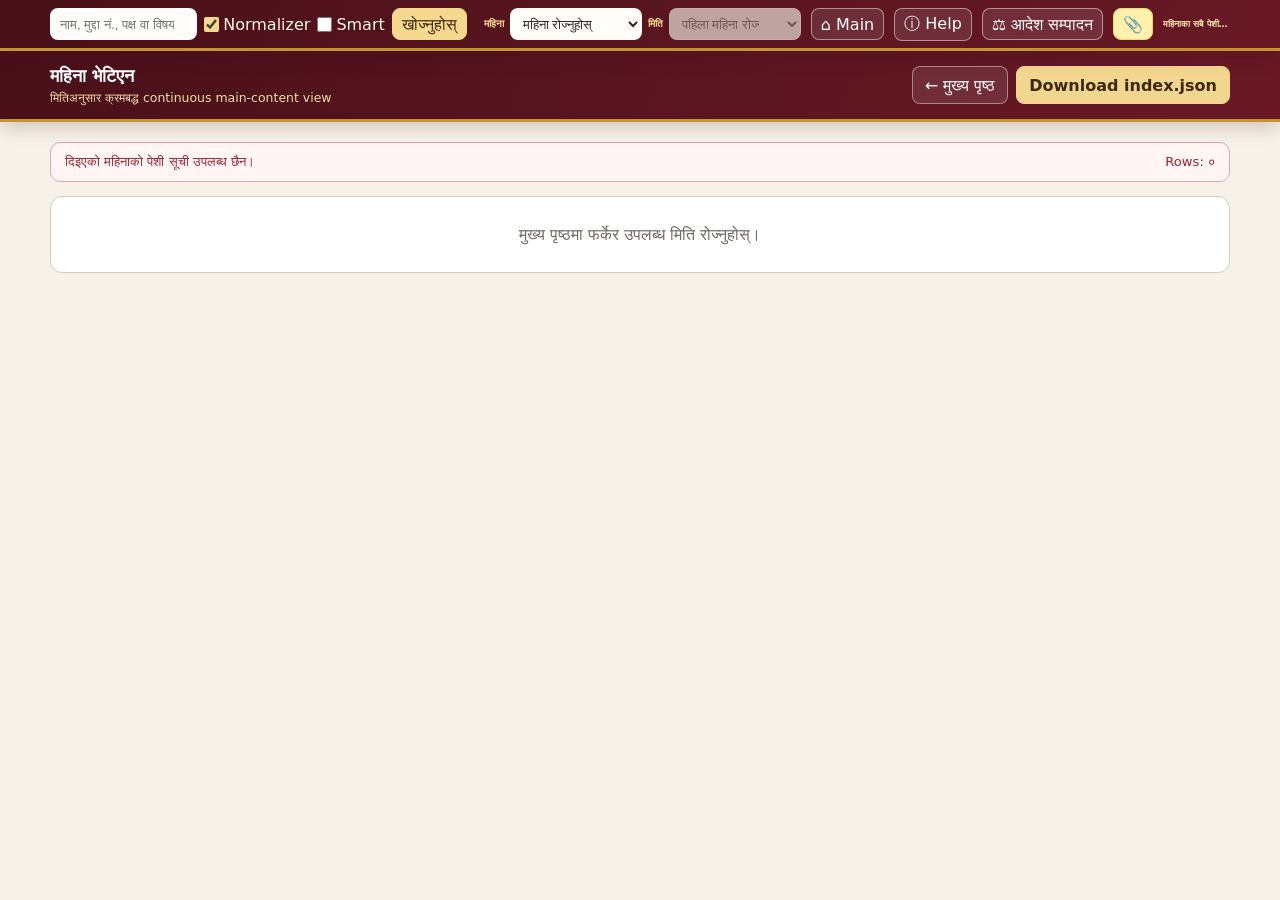
<file: month.html>
<!doctype html>
<html lang="ne">
<head>
<meta charset="utf-8">
<meta name="viewport" content="width=device-width,initial-scale=1">
<title>महिनाका सबै पेशी सूची</title>
<link rel="stylesheet" href="cause-list-ribbon.css?v=compact-editor-1">
<style>
:root{--maroon:#681925;--gold:#c69232;--paper:#f6f1e9;--ink:#302725;--muted:#716761;--line:#d7ccc0}*{box-sizing:border-box}html{scroll-behavior:smooth}body{margin:0;color:var(--ink);background:var(--paper);font-family:"Noto Sans Devanagari","Nirmala UI",Mangal,system-ui,sans-serif}button,a{font:inherit}.topbar{position:relative;z-index:50;color:#fff;background:linear-gradient(112deg,#491019,var(--maroon));border-bottom:3px solid var(--gold);box-shadow:0 5px 18px #32121633}.topbar-inner{display:flex;align-items:center;justify-content:space-between;gap:14px;width:min(1180px,calc(100% - 28px));min-height:68px;margin:auto;padding:10px 0}.title h1{margin:0;font-size:1.12rem}.title p{margin:3px 0 0;color:#f1ddaa;font-size:.78rem}.tools{display:flex;flex-wrap:wrap;gap:8px}.btn{display:inline-flex;align-items:center;justify-content:center;min-height:38px;padding:8px 12px;color:#fff;background:#ffffff1a;border:1px solid #ffffff6b;border-radius:8px;text-decoration:none;cursor:pointer}.primary{color:#3b2910;background:#f2d58e;border-color:#f2d58e;font-weight:800}main{width:min(1180px,calc(100% - 28px));margin:20px auto 34px}.status{display:flex;justify-content:space-between;gap:12px;margin-bottom:14px;padding:11px 14px;color:var(--muted);background:#fff;border:1px solid var(--line);border-radius:10px;font-size:.82rem}.status.error{color:#9a2433;border-color:#d9a9ae;background:#fff5f5}.stack{display:grid;gap:22px}.day{overflow:hidden;background:#fff;border:1px solid var(--line);border-radius:13px;box-shadow:0 10px 30px #37251f14}.day-head{display:flex;align-items:center;justify-content:space-between;gap:12px;padding:10px 14px;color:#fff;background:#7a2632}.day-head h2{margin:0;font-size:.96rem}.day-head a{color:#f5dfa8;font-size:.76rem;font-weight:700;text-decoration:none}.day iframe{display:block;width:100%;height:1200px;border:0;background:#fff}.empty{padding:28px;text-align:center;color:var(--muted);background:#fff;border:1px solid var(--line);border-radius:12px}@media(max-width:700px){.topbar-inner,.day-head,.status{align-items:flex-start;flex-direction:column}.tools{width:100%}.btn{flex:1}main{width:calc(100% - 16px);margin-top:10px}.day iframe{height:950px}}
</style>
</head>
<body>
<header class="topbar"><div class="topbar-inner"><div class="title"><h1 id="title">महिनाका सबै पेशी सूची</h1><p>मितिअनुसार क्रमबद्ध continuous main-content view</p></div><div class="tools"><a class="btn" href="index.html">← मुख्य पृष्ठ</a><button class="btn primary" id="download" type="button">Download index.json</button></div></div></header>
<main><div class="status" id="status"><span id="pageStatus">पेशी सूची तयार हुँदैछन्…</span><span id="rowStatus">Rows: —</span></div><div class="stack" id="stack"></div></main>
<script>
(()=>{"use strict";
const MONTH_NAMES=["वैशाख","जेठ","असार","साउन","भदौ","असोज","कात्तिक","मंसिर","पुस","माघ","फागुन","चैत"],CACHE="cause-list-auto-files-v1",q=new URLSearchParams(location.search),monthParam=String(q.get("month")||""),allMonths=monthParam.toLowerCase()==="all",month=monthParam.replace(/\D/g,"").slice(0,6),title=document.getElementById("title"),status=document.getElementById("status"),pageStatus=document.getElementById("pageStatus"),rowStatus=document.getElementById("rowStatus"),stack=document.getElementById("stack"),resources={},received=new Set;let pages=[];
const nepali=value=>String(value).replace(/\d/g,d=>"०१२३४५६७८९"[d]);
function parse(value){let name=String(value||"").trim();if(/^\d{8}$/.test(name))name=`index${name}.html`;name=name.split(/[?#]/)[0].split(/[\\/]/).pop()||"";try{name=decodeURIComponent(name)}catch(error){}const found=name.match(/^index(\d{8})\.html?$/i);if(!found)return null;const key=found[1],m=+key.slice(4,6),d=+key.slice(6);return m>0&&m<13&&d>0&&d<33?{key,label:nepali(`${key.slice(0,4)}।${key.slice(4,6)}।${key.slice(6)}`),href:`index${key}.html`}:null}
function unique(items){const map=new Map;(items||[]).forEach(item=>{const page=item&&item.key?item:parse(item);if(page&&(allMonths||page.key.slice(0,6)===month))map.set(page.key,page)});return [...map.values()].sort((a,b)=>a.key.localeCompare(b.key))}
function cached(){try{const data=JSON.parse(localStorage.getItem(CACHE)||"[]");return Array.isArray(data)?data:[]}catch(error){return[]}}
async function manifest(){try{const url=new URL("cause-list-files.js",new URL(".",location.href));url.searchParams.set("v",Date.now());const response=await fetch(url,{cache:"no-store"}),data=await response.json();return response.ok&&Array.isArray(data)?data:[]}catch(error){return[]}}
function githubUrls(){if(!/\.github\.io$/i.test(location.hostname))return[];const owner=location.hostname.split(".")[0],parts=location.pathname.split("/").filter(Boolean);if(parts.length&&/\.html?$/i.test(parts.at(-1)))parts.pop();const items=[];if(parts.length){const project=parts.slice(),repo=project.shift();items.push([repo,project.join("/")])}items.push([`${owner}.github.io`,parts.join("/")]);return items.filter((item,i,list)=>list.findIndex(x=>x[0]===item[0]&&x[1]===item[1])===i).map(item=>`https://api.github.com/repos/${encodeURIComponent(owner)}/${encodeURIComponent(item[0])}/contents/${item[1]}`)}
async function discover(){if(!/^https?:$/.test(location.protocol))return[];const generated=await manifest();if(generated.length)return generated;const found=[];try{const response=await fetch(new URL(".",location.href),{cache:"no-store"}),doc=new DOMParser().parseFromString(await response.text(),"text/html");if(response.ok)doc.querySelectorAll("a[href]").forEach(a=>found.push(a.getAttribute("href")))}catch(error){}for(const api of githubUrls())try{const response=await fetch(api,{headers:{Accept:"application/vnd.github+json"},cache:"no-store"}),data=await response.json();if(response.ok&&Array.isArray(data)){data.filter(item=>item.type==="file").forEach(item=>found.push(item.name));if(found.length)break}}catch(error){}return found}
function frame(key){return stack.querySelector(`[data-key="${key}"] iframe`)}
function render(){if((!allMonths&&!/^\d{6}$/.test(month))||!pages.length){title.textContent=allMonths?"पेशी सूची भेटिएन":"महिना भेटिएन";status.classList.add("error");pageStatus.textContent=allMonths?"कुनै उपलब्ध पेशी सूची भेटिएन।":"दिइएको महिनाको पेशी सूची उपलब्ध छैन।";rowStatus.textContent="Rows: ०";stack.innerHTML='<div class="empty">मुख्य पृष्ठमा फर्केर उपलब्ध मिति रोज्नुहोस्।</div>';return}const number=+month.slice(4),label=allMonths?"सबै उपलब्ध मिति":nepali(`${month.slice(0,4)}।${month.slice(4)}`)+(MONTH_NAMES[number-1]?` — ${MONTH_NAMES[number-1]}`:"");document.title=`${label} — सबै पेशी सूची`;title.textContent=`${label} — सबै पेशी सूची`;pageStatus.textContent=`${nepali(pages.length)} वटा मिति कालक्रमअनुसार राखिएका छन्।`;pages.forEach(page=>{const section=document.createElement("section");section.className="day";section.dataset.key=page.key;section.innerHTML=`<div class="day-head"><h2>${page.label} को पेशी सूची</h2><a href="${page.href}">छुट्टै पृष्ठमा खोल्नुहोस् ↗</a></div><iframe title="${page.label} को पेशी सूची" src="${page.href}" scrolling="no" loading="eager"></iframe>`;stack.appendChild(section)})}
function receive(event){const data=event.data,key=String(data&&data.dateKey||""),page=pages.find(item=>item.key===key),target=page&&frame(key);if(!target||(event.source&&event.source!==target.contentWindow))return;if(data.type==="cob-month-height"){const height=Number(data.height);if(Number.isFinite(height)&&height>=300)target.style.height=Math.min(Math.max(Math.ceil(height)+8,500),24000)+"px";return}if(data.type!=="cob-month-manifest")return;(Array.isArray(data.stems)?data.stems:[]).forEach(stem=>{const value=String(stem||"");if(!new RegExp(`^${key}\\.\\d{2}\\.\\d{2}\\.[a-z0-9]+-\\d+$`,"i").test(value))return;const file=`${value}.txt`;resources[value]=[{type:"file",path:`order/${key}/${file}`,label:file}]});received.add(key);rowStatus.textContent=`Rows: ${nepali(Object.keys(resources).length)}`;pageStatus.textContent=`${nepali(received.size)}/${nepali(pages.length)} वटा पृष्ठ तयार भए।`}
function download(){const keys=Object.keys(resources).sort();if(!keys.length){status.classList.add("error");pageStatus.textContent="Rows अझै तयार हुँदैछन्। केही क्षणपछि पुनः प्रयास गर्नुहोस्।";return}status.classList.remove("error");const all={};keys.forEach(key=>all[key]=resources[key]);const url=URL.createObjectURL(new Blob([JSON.stringify({version:1,resources:all},null,2)+"\n"],{type:"application/json;charset=utf-8"})),a=document.createElement("a");a.href=url;a.download="index.json";a.click();setTimeout(()=>URL.revokeObjectURL(url),1500);pageStatus.textContent="सबै प्राप्त rows को index.json डाउनलोड भयो।"}
async function init(){const requested=String(q.get("files")||"").split(",").filter(Boolean);pages=unique(requested.length?requested:[...cached(),...await discover()]);render()}
addEventListener("message",receive);document.getElementById("download").addEventListener("click",download);init();
})();
</script>
<script src="cause-list-ribbon.js?v=search-history-3"></script>
</body>
</html>
</file>
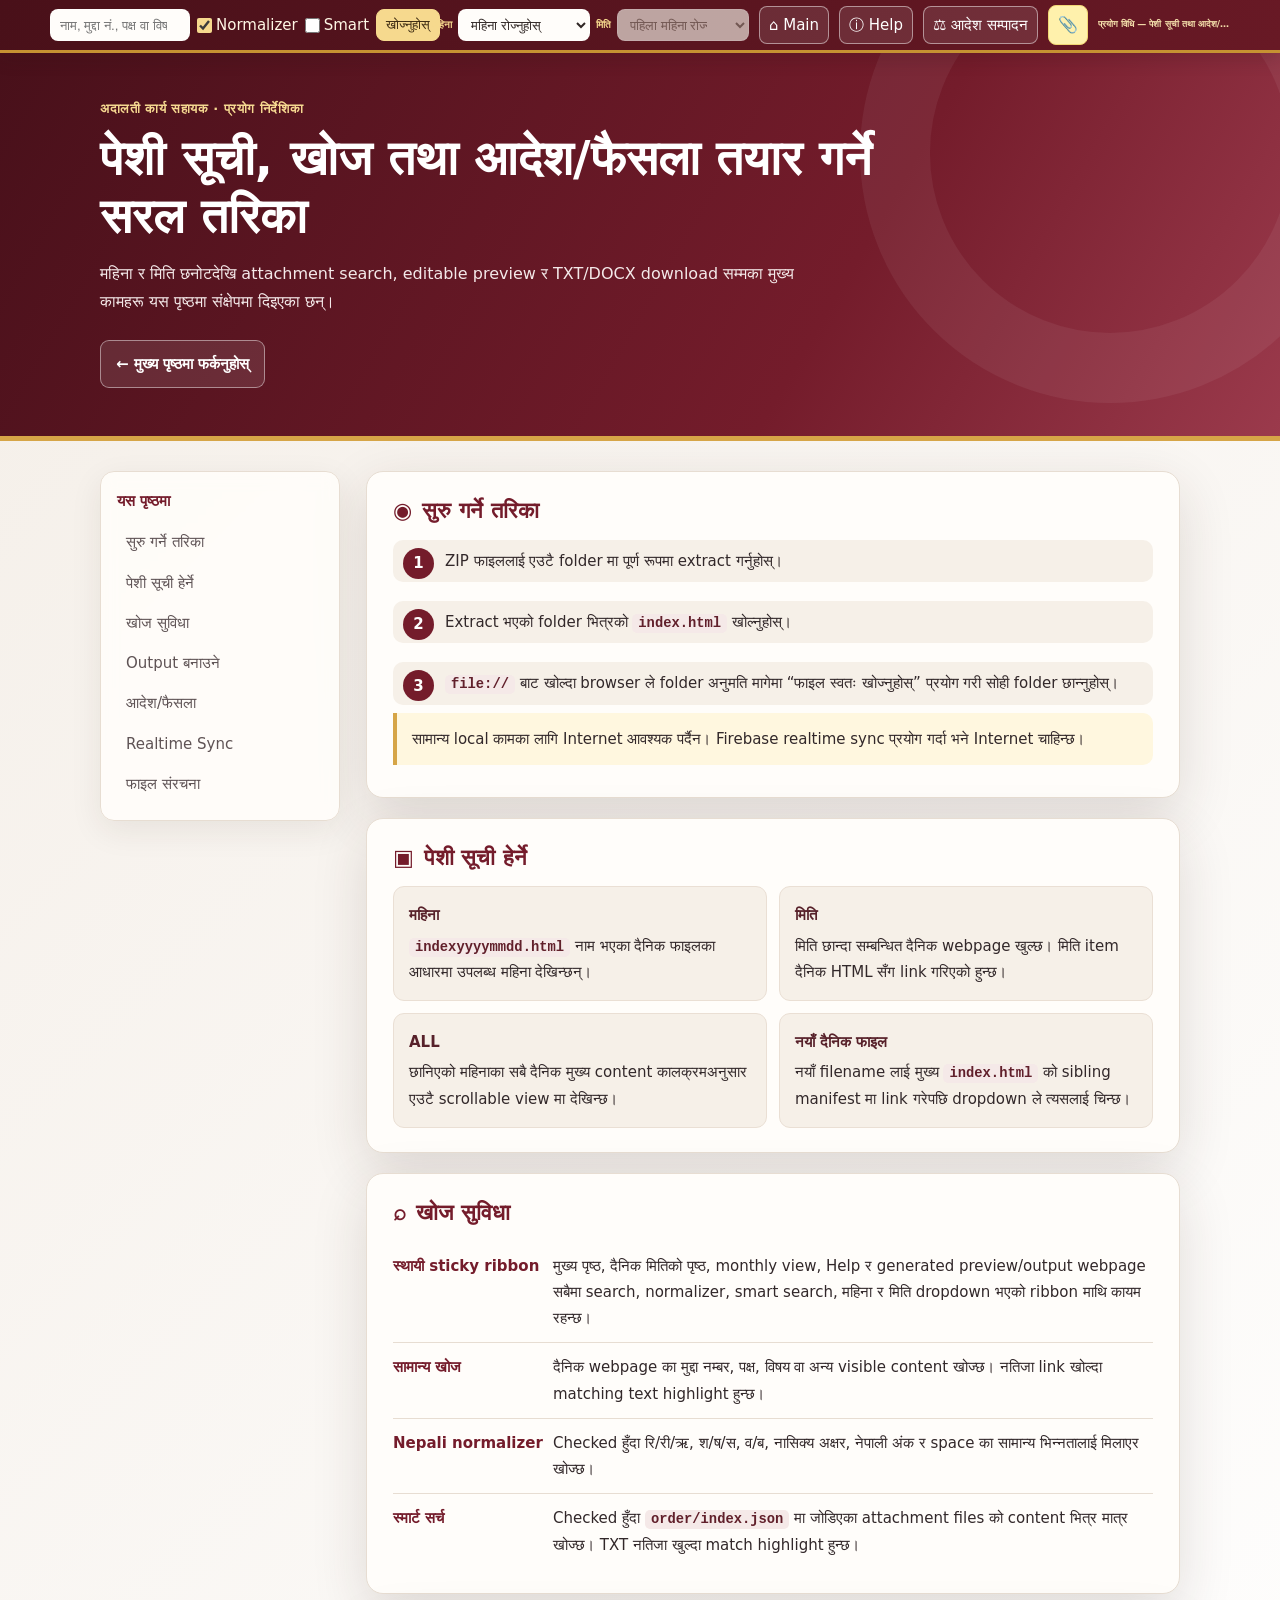
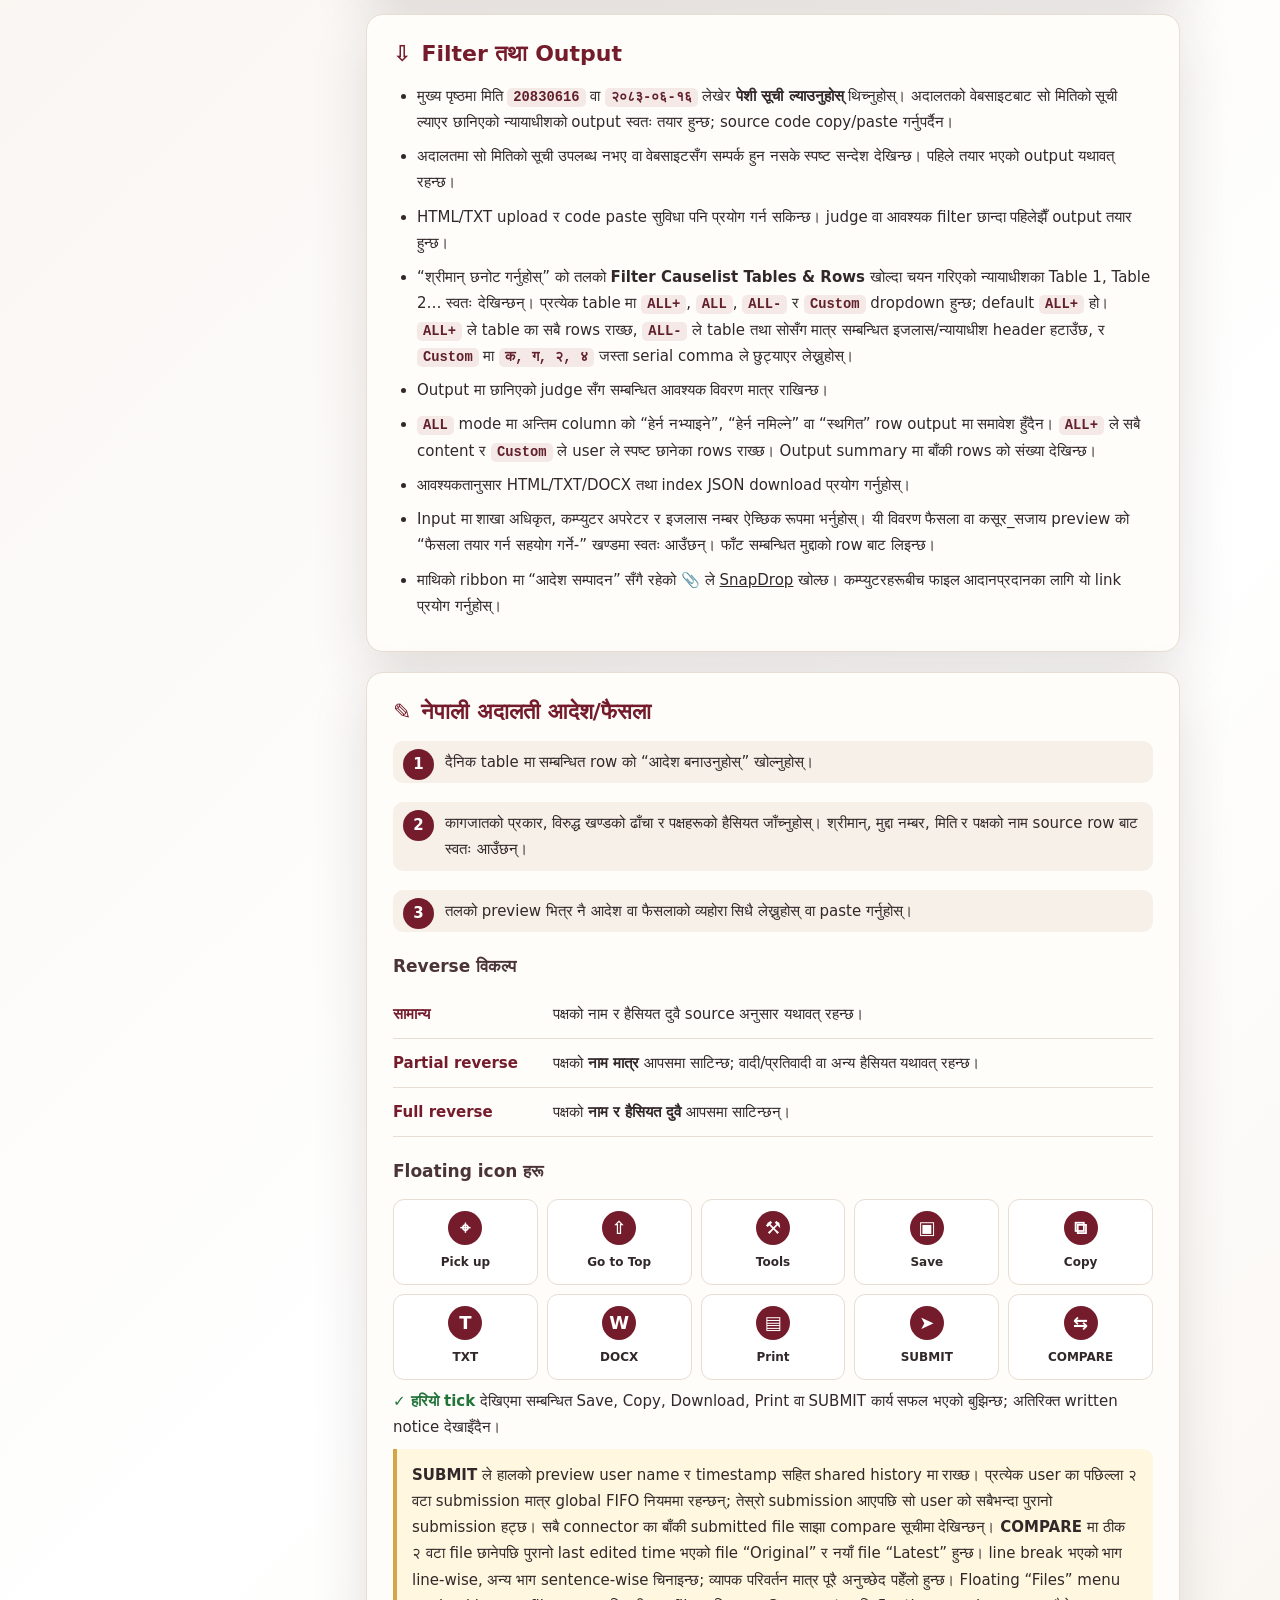
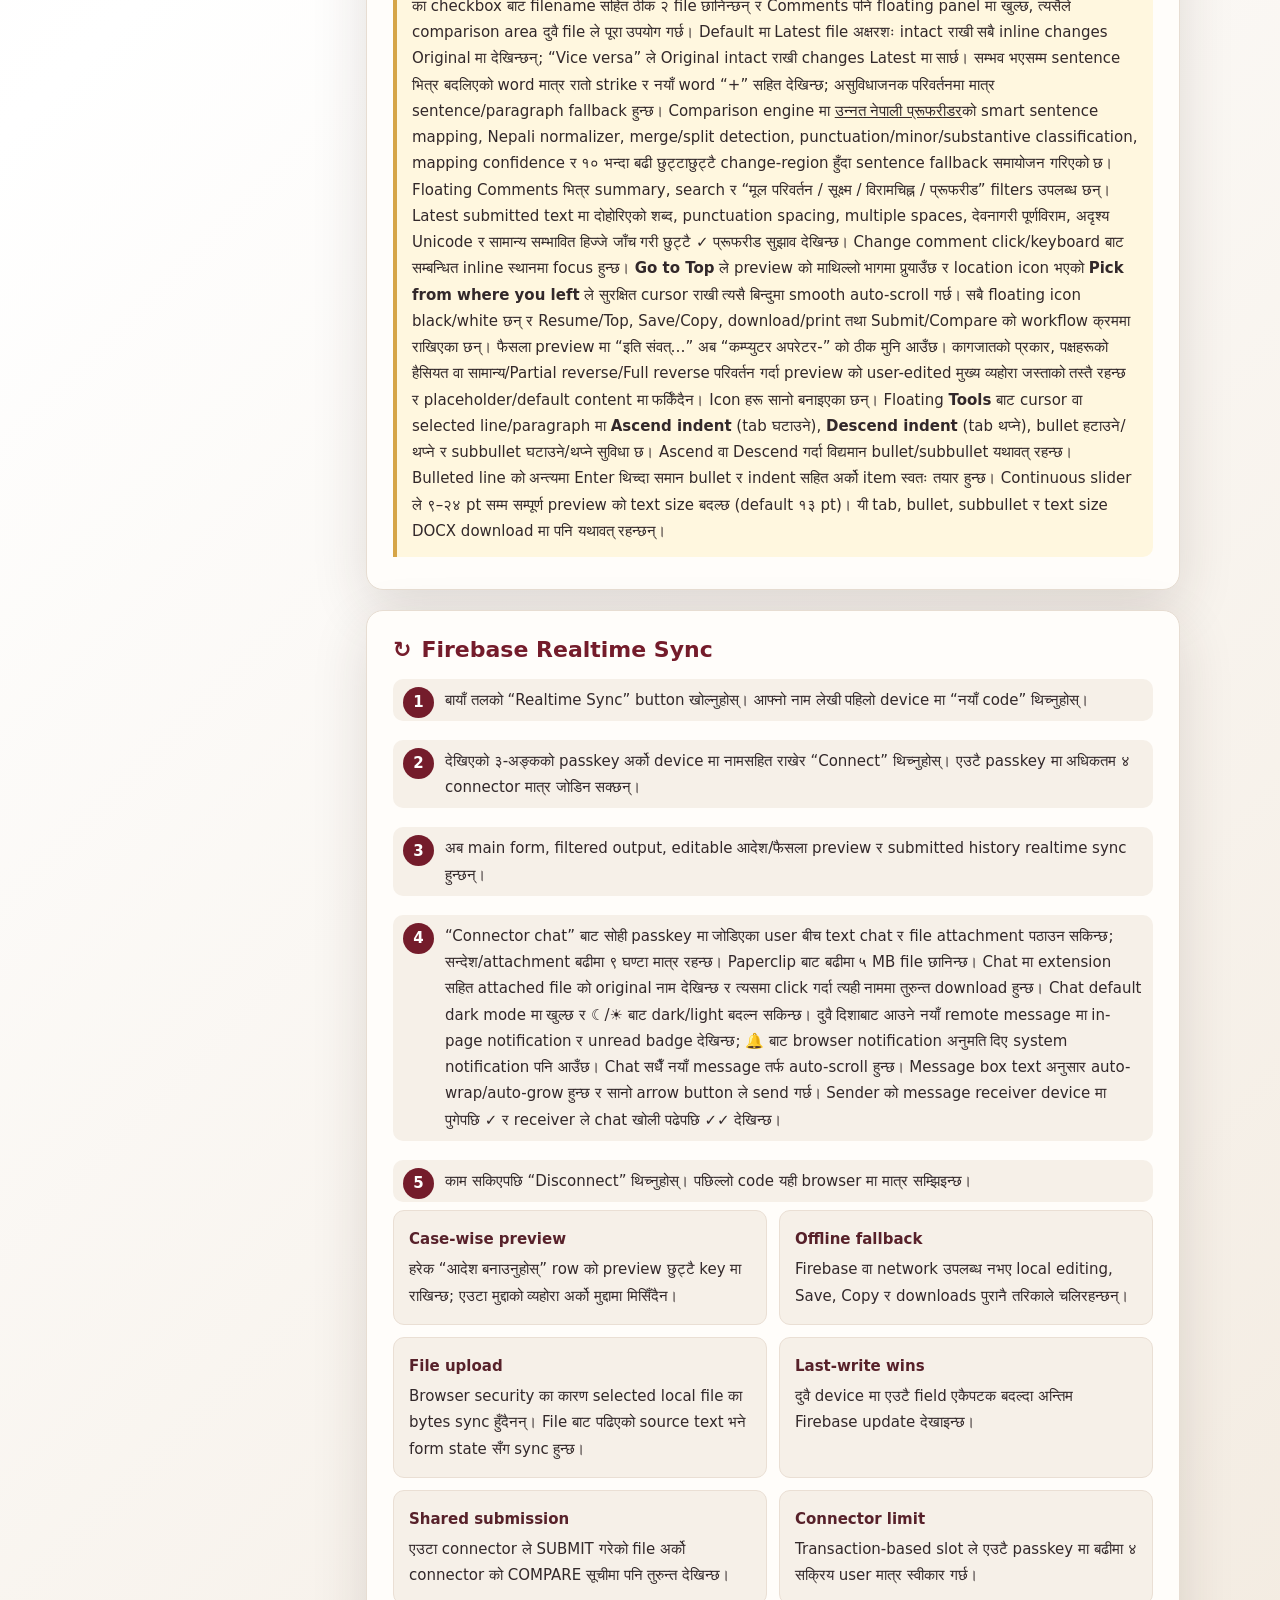
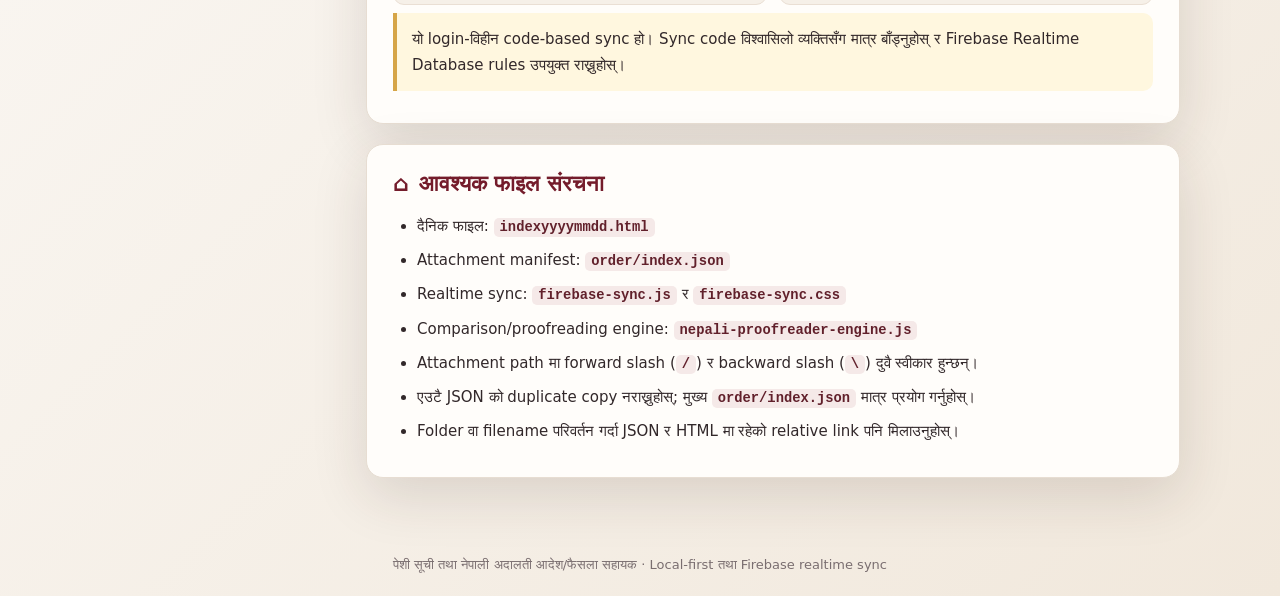
<file: README.html>
<!doctype html>
<html lang="ne">
  <head>
    <meta charset="utf-8" />
    <meta name="viewport" content="width=device-width,initial-scale=1" />
    <title>प्रयोग विधि — पेशी सूची तथा आदेश/फैसला सहायक</title>
    <link rel="stylesheet" href="cause-list-ribbon.css?v=compact-editor-1" />
    <style>
      :root {
        --maroon: #741c2b;
        --deep: #48101a;
        --gold: #d6a547;
        --ink: #32282a;
        --muted: #75696b;
        --paper: #fffdfa;
        --line: #e7ddd2;
        --soft: #f6f0e8;
        --green: #23743b;
        --shadow: 0 18px 55px rgba(55, 32, 29, 0.14);
      }
      * {
        box-sizing: border-box;
      }
      html {
        scroll-behavior: smooth;
      }
      body {
        margin: 0;
        color: var(--ink);
        background: linear-gradient(135deg, #f4eee7, #fff 50%, #f1e8dc);
        font:
          15px/1.75 "Noto Sans Devanagari",
          "Nirmala UI",
          system-ui,
          sans-serif;
      }
      a {
        color: inherit;
      }
      .hero {
        position: relative;
        overflow: hidden;
        color: #fff;
        background: linear-gradient(
          120deg,
          var(--deep),
          var(--maroon) 65%,
          #9b3a4c
        );
        border-bottom: 5px solid var(--gold);
      }
      .hero:after {
        content: "";
        position: absolute;
        right: -80px;
        top: -150px;
        width: 360px;
        height: 360px;
        border: 70px solid rgba(255, 255, 255, 0.06);
        border-radius: 50%;
      }
      .hero-inner {
        position: relative;
        z-index: 1;
        width: min(1080px, calc(100% - 32px));
        margin: auto;
        padding: 42px 0 48px;
      }
      .eyebrow {
        display: inline-flex;
        align-items: center;
        gap: 8px;
        margin: 0 0 8px;
        color: #f6d991;
        font-size: 13px;
        font-weight: 800;
        letter-spacing: 0.04em;
      }
      h1 {
        max-width: 780px;
        margin: 0;
        font-size: clamp(28px, 5vw, 48px);
        line-height: 1.22;
      }
      .lead {
        max-width: 720px;
        margin: 14px 0 24px;
        color: #f4e9e9;
        font-size: 16px;
      }
      .back {
        display: inline-flex;
        align-items: center;
        gap: 8px;
        padding: 10px 15px;
        border: 1px solid rgba(255, 255, 255, 0.45);
        border-radius: 9px;
        background: rgba(255, 255, 255, 0.1);
        font-weight: 800;
        text-decoration: none;
      }
      .back:hover,
      .back:focus-visible {
        color: #37240e;
        background: #f5d988;
        outline: none;
      }
      .layout {
        display: grid;
        grid-template-columns: 240px minmax(0, 1fr);
        gap: 26px;
        width: min(1080px, calc(100% - 32px));
        margin: 30px auto 56px;
        align-items: start;
      }
      .toc {
        position: sticky;
        top: 18px;
        padding: 16px;
        background: rgba(255, 253, 250, 0.9);
        border: 1px solid var(--line);
        border-radius: 14px;
        box-shadow: 0 10px 32px rgba(55, 32, 29, 0.08);
        backdrop-filter: blur(8px);
      }
      .toc strong {
        display: block;
        margin: 0 0 8px;
        color: var(--maroon);
      }
      .toc a {
        display: block;
        padding: 7px 9px;
        border-radius: 7px;
        color: #5f5355;
        text-decoration: none;
      }
      .toc a:hover,
      .toc a:focus-visible {
        color: var(--maroon);
        background: #f6ece7;
        outline: none;
      }
      main {
        display: grid;
        gap: 20px;
      }
      .card {
        padding: 24px 26px;
        background: var(--paper);
        border: 1px solid var(--line);
        border-radius: 17px;
        box-shadow: var(--shadow);
      }
      h2 {
        display: flex;
        align-items: center;
        gap: 10px;
        margin: 0 0 14px;
        color: var(--maroon);
        font-size: 22px;
        line-height: 1.35;
      }
      h3 {
        margin: 20px 0 8px;
        color: #4b3438;
        font-size: 17px;
      }
      p {
        margin: 8px 0;
      }
      ol,
      ul {
        margin: 8px 0;
        padding-left: 24px;
      }
      li + li {
        margin-top: 8px;
      }
      .steps {
        display: grid;
        gap: 11px;
        counter-reset: step;
        list-style: none;
        padding: 0;
      }
      .steps li {
        position: relative;
        min-height: 42px;
        padding: 8px 10px 8px 52px;
        background: var(--soft);
        border-radius: 10px;
      }
      .steps li:before {
        counter-increment: step;
        content: counter(step);
        position: absolute;
        left: 10px;
        top: 8px;
        display: grid;
        place-items: center;
        width: 31px;
        height: 31px;
        color: #fff;
        background: var(--maroon);
        border-radius: 50%;
        font-weight: 900;
      }
      .grid {
        display: grid;
        grid-template-columns: repeat(2, minmax(0, 1fr));
        gap: 12px;
      }
      .mini {
        padding: 15px;
        background: var(--soft);
        border: 1px solid #eadfd4;
        border-radius: 11px;
      }
      .mini b {
        display: block;
        margin-bottom: 4px;
        color: #57212a;
      }
      .mode {
        display: grid;
        grid-template-columns: 150px 1fr;
        gap: 10px;
        padding: 11px 0;
        border-bottom: 1px solid var(--line);
      }
      .mode:last-child {
        border-bottom: 0;
      }
      .mode strong {
        color: var(--maroon);
      }
      .icons {
        display: grid;
        grid-template-columns: repeat(5, minmax(0, 1fr));
        gap: 9px;
        margin-top: 12px;
      }
      .icon {
        display: grid;
        place-items: center;
        gap: 6px;
        min-height: 86px;
        padding: 10px 5px;
        text-align: center;
        background: #fff;
        border: 1px solid var(--line);
        border-radius: 11px;
        font-size: 12px;
        font-weight: 800;
      }
      .symbol {
        display: grid;
        place-items: center;
        width: 34px;
        height: 34px;
        color: #fff;
        background: var(--maroon);
        border-radius: 50%;
        font-size: 18px;
      }
      .tip {
        padding: 13px 15px;
        border-left: 4px solid var(--gold);
        background: #fff7df;
        border-radius: 0 10px 10px 0;
      }
      code {
        padding: 2px 6px;
        color: #61202b;
        background: #f5e9e8;
        border-radius: 5px;
        font:
          600 0.92em ui-monospace,
          SFMono-Regular,
          Consolas,
          monospace;
      }
      .ok {
        display: inline-flex;
        align-items: center;
        gap: 6px;
        color: var(--green);
        font-weight: 800;
      }
      footer {
        padding: 20px;
        text-align: center;
        color: #7a6e70;
        font-size: 13px;
      }
      @media (max-width: 800px) {
        .layout {
          grid-template-columns: 1fr;
        }
        .toc {
          position: static;
        }
        .toc nav {
          display: flex;
          flex-wrap: wrap;
          gap: 4px;
        }
        .toc a {
          display: inline-block;
        }
        .grid {
          grid-template-columns: 1fr;
        }
        .icons {
          grid-template-columns: repeat(3, minmax(0, 1fr));
        }
      }
      @media (max-width: 480px) {
        .hero-inner {
          padding: 30px 0 36px;
        }
        .card {
          padding: 20px 17px;
        }
        .mode {
          grid-template-columns: 1fr;
          gap: 2px;
        }
        .icons {
          grid-template-columns: repeat(2, minmax(0, 1fr));
        }
      }
    </style>
  </head>
  <body>
    <header class="hero">
      <div class="hero-inner">
        <p class="eyebrow">अदालती कार्य सहायक · प्रयोग निर्देशिका</p>
        <h1>पेशी सूची, खोज तथा आदेश/फैसला तयार गर्ने सरल तरिका</h1>
        <p class="lead">
          महिना र मिति छनोटदेखि attachment search, editable preview र TXT/DOCX
          download सम्मका मुख्य कामहरू यस पृष्ठमा संक्षेपमा दिइएका छन्।
        </p>
        <a class="back" href="index.html">← मुख्य पृष्ठमा फर्कनुहोस्</a>
      </div>
    </header>

    <div class="layout">
      <aside class="toc" aria-label="विषयसूची">
        <strong>यस पृष्ठमा</strong>
        <nav>
          <a href="#start">सुरु गर्ने तरिका</a>
          <a href="#causelist">पेशी सूची हेर्ने</a>
          <a href="#search">खोज सुविधा</a>
          <a href="#output">Output बनाउने</a>
          <a href="#order">आदेश/फैसला</a>
          <a href="#sync">Realtime Sync</a>
          <a href="#files">फाइल संरचना</a>
        </nav>
      </aside>

      <main>
        <section class="card" id="start">
          <h2><span aria-hidden="true">◉</span> सुरु गर्ने तरिका</h2>
          <ol class="steps">
            <li>ZIP फाइललाई एउटै folder मा पूर्ण रूपमा extract गर्नुहोस्।</li>
            <li>
              Extract भएको folder भित्रको <code>index.html</code> खोल्नुहोस्।
            </li>
            <li>
              <code>file://</code> बाट खोल्दा browser ले folder अनुमति मागेमा
              “फाइल स्वतः खोज्नुहोस्” प्रयोग गरी सोही folder छान्नुहोस्।
            </li>
          </ol>
          <p class="tip">
            सामान्य local कामका लागि Internet आवश्यक पर्दैन। Firebase realtime
            sync प्रयोग गर्दा भने Internet चाहिन्छ।
          </p>
        </section>

        <section class="card" id="causelist">
          <h2><span aria-hidden="true">▣</span> पेशी सूची हेर्ने</h2>
          <div class="grid">
            <div class="mini">
              <b>महिना</b><code>indexyyyymmdd.html</code> नाम भएका दैनिक फाइलका
              आधारमा उपलब्ध महिना देखिन्छन्।
            </div>
            <div class="mini">
              <b>मिति</b>मिति छान्दा सम्बन्धित दैनिक webpage खुल्छ। मिति item
              दैनिक HTML सँग link गरिएको हुन्छ।
            </div>
            <div class="mini">
              <b>ALL</b>छानिएको महिनाका सबै दैनिक मुख्य content कालक्रमअनुसार
              एउटै scrollable view मा देखिन्छ।
            </div>
            <div class="mini">
              <b>नयाँ दैनिक फाइल</b>नयाँ filename लाई मुख्य
              <code>index.html</code> को sibling manifest मा link गरेपछि
              dropdown ले त्यसलाई चिन्छ।
            </div>
          </div>
        </section>

        <section class="card" id="search">
          <h2><span aria-hidden="true">⌕</span> खोज सुविधा</h2>
          <div class="mode">
            <strong>स्थायी sticky ribbon</strong
            ><span
              >मुख्य पृष्ठ, दैनिक मितिको पृष्ठ, monthly view, Help र generated
              preview/output webpage सबैमा search, normalizer, smart search,
              महिना र मिति dropdown भएको ribbon माथि कायम रहन्छ।</span
            >
          </div>
          <div class="mode">
            <strong>सामान्य खोज</strong
            ><span
              >दैनिक webpage का मुद्दा नम्बर, पक्ष, विषय वा अन्य visible content
              खोज्छ। नतिजा link खोल्दा matching text highlight हुन्छ।</span
            >
          </div>
          <div class="mode">
            <strong>Nepali normalizer</strong
            ><span
              >Checked हुँदा रि/री/ऋ, श/ष/स, व/ब, नासिक्य अक्षर, नेपाली अंक र
              space का सामान्य भिन्नतालाई मिलाएर खोज्छ।</span
            >
          </div>
          <div class="mode">
            <strong>स्मार्ट सर्च</strong
            ><span
              >Checked हुँदा <code>order/index.json</code> मा जोडिएका attachment
              files को content भित्र मात्र खोज्छ। TXT नतिजा खुल्दा match
              highlight हुन्छ।</span
            >
          </div>
        </section>

        <section class="card" id="output">
          <h2><span aria-hidden="true">⇩</span> Filter तथा Output</h2>
          <ul>
            <li>मुख्य पृष्ठमा मिति <code>20830616</code> वा <code>२०८३-०६-१६</code> लेखेर <b>पेशी सूची ल्याउनुहोस्</b> थिच्नुहोस्। अदालतको वेबसाइटबाट सो मितिको सूची ल्याएर छानिएको न्यायाधीशको output स्वतः तयार हुन्छ; source code copy/paste गर्नुपर्दैन।</li>
            <li>अदालतमा सो मितिको सूची उपलब्ध नभए वा वेबसाइटसँग सम्पर्क हुन नसके स्पष्ट सन्देश देखिन्छ। पहिले तयार भएको output यथावत् रहन्छ।</li>
            <li>HTML/TXT upload र code paste सुविधा पनि प्रयोग गर्न सकिन्छ। judge वा आवश्यक filter छान्दा पहिलेझैँ output तयार हुन्छ।</li>
            <li>
              “श्रीमान् छनोट गर्नुहोस्” को तलको <b>Filter Causelist Tables &amp;
              Rows</b> खोल्दा चयन गरिएको न्यायाधीशका Table 1, Table 2… स्वतः
              देखिन्छन्। प्रत्येक table मा <code>ALL+</code>, <code>ALL</code>,
              <code>ALL-</code> र <code>Custom</code> dropdown हुन्छ; default
              <code>ALL+</code> हो। <code>ALL+</code> ले table का सबै rows राख्छ,
              <code>ALL-</code> ले table तथा सोसँग मात्र सम्बन्धित इजलास/न्यायाधीश
              header हटाउँछ, र <code>Custom</code> मा
              <code>क, ग, २, ४</code> जस्ता serial comma ले छुट्याएर लेख्नुहोस्।
            </li>
            <li>
              Output मा छानिएको judge सँग सम्बन्धित आवश्यक विवरण मात्र राखिन्छ।
            </li>
            <li>
              <code>ALL</code> mode मा अन्तिम column को “हेर्न नभ्याइने”, “हेर्न
              नमिल्ने” वा “स्थगित” row output मा समावेश हुँदैन। <code>ALL+</code>
              ले सबै content र <code>Custom</code> ले user ले स्पष्ट छानेका rows
              राख्छ। Output summary मा बाँकी rows को संख्या देखिन्छ।
            </li>
            <li>
              आवश्यकतानुसार HTML/TXT/DOCX तथा index JSON download प्रयोग
              गर्नुहोस्।
            </li>
            <li>Input मा शाखा अधिकृत, कम्प्युटर अपरेटर र इजलास नम्बर ऐच्छिक रूपमा भर्नुहोस्। यी विवरण फैसला वा कसूर_सजाय preview को “फैसला तयार गर्न सहयोग गर्ने-” खण्डमा स्वतः आउँछन्। फाँट सम्बन्धित मुद्दाको row बाट लिइन्छ।</li>
            <li>माथिको ribbon मा “आदेश सम्पादन” सँगै रहेको 📎 ले <a href="https://www.snap-drop.net/" target="_blank" rel="noopener noreferrer">SnapDrop</a> खोल्छ। कम्प्युटरहरूबीच फाइल आदानप्रदानका लागि यो link प्रयोग गर्नुहोस्।</li>
          </ul>
        </section>

        <section class="card" id="order">
          <h2><span aria-hidden="true">✎</span> नेपाली अदालती आदेश/फैसला</h2>
          <ol class="steps">
            <li>
              दैनिक table मा सम्बन्धित row को “आदेश बनाउनुहोस्” खोल्नुहोस्।
            </li>
            <li>
              कागजातको प्रकार, विरुद्ध खण्डको ढाँचा र पक्षहरूको हैसियत जाँच्नुहोस्। श्रीमान्, मुद्दा
              नम्बर, मिति र पक्षको नाम source row बाट स्वतः आउँछन्।
            </li>
            <li>
              तलको preview भित्र नै आदेश वा फैसलाको व्यहोरा सिधै लेख्नुहोस् वा
              paste गर्नुहोस्।
            </li>
          </ol>

          <h3>Reverse विकल्प</h3>
          <div class="mode">
            <strong>सामान्य</strong
            ><span>पक्षको नाम र हैसियत दुवै source अनुसार यथावत् रहन्छ।</span>
          </div>
          <div class="mode">
            <strong>Partial reverse</strong
            ><span
              >पक्षको <b>नाम मात्र</b> आपसमा साटिन्छ; वादी/प्रतिवादी वा अन्य
              हैसियत यथावत् रहन्छ।</span
            >
          </div>
          <div class="mode">
            <strong>Full reverse</strong
            ><span>पक्षको <b>नाम र हैसियत दुवै</b> आपसमा साटिन्छन्।</span>
          </div>

          <h3>Floating icon हरू</h3>
          <div class="icons" aria-label="उपलब्ध कार्य">
            <div class="icon"><span class="symbol">⌖</span>Pick up</div>
            <div class="icon"><span class="symbol">⇧</span>Go to Top</div>
            <div class="icon"><span class="symbol">⚒</span>Tools</div>
            <div class="icon"><span class="symbol">▣</span>Save</div>
            <div class="icon"><span class="symbol">⧉</span>Copy</div>
            <div class="icon"><span class="symbol">T</span>TXT</div>
            <div class="icon"><span class="symbol">W</span>DOCX</div>
            <div class="icon"><span class="symbol">▤</span>Print</div>
            <div class="icon"><span class="symbol">➤</span>SUBMIT</div>
            <div class="icon"><span class="symbol">⇆</span>COMPARE</div>
          </div>
          <p>
            <span class="ok">✓ हरियो tick</span> देखिएमा सम्बन्धित Save, Copy,
            Download, Print वा SUBMIT कार्य सफल भएको बुझिन्छ; अतिरिक्त written
            notice देखाइँदैन।
          </p>
          <p class="tip">
            <b>SUBMIT</b> ले हालको preview user name र timestamp सहित shared
            history मा राख्छ। प्रत्येक user का पछिल्ला २ वटा submission मात्र
            global FIFO नियममा रहन्छन्; तेस्रो submission आएपछि सो user को सबैभन्दा
            पुरानो submission हट्छ। सबै connector का बाँकी submitted file साझा
            compare सूचीमा देखिन्छन्। <b>COMPARE</b> मा ठीक २ वटा
            file छानेपछि पुरानो last edited time भएको file “Original” र नयाँ
            file “Latest” हुन्छ। line break भएको भाग line-wise, अन्य भाग
            sentence-wise चिनाइन्छ; व्यापक परिवर्तन मात्र पूरै अनुच्छेद पहेँलो
            हुन्छ। Floating “Files” menu का checkbox बाट filename सहित ठीक २
            file छानिन्छन् र Comments पनि floating panel मा खुल्छ, त्यसैले
            comparison area दुवै file ले पूरा उपयोग गर्छ। Default मा Latest file
            अक्षरशः intact राखी सबै inline changes Original मा देखिन्छन्; “Vice
            versa” ले Original intact राखी changes Latest मा सार्छ। सम्भव भएसम्म
            sentence भित्र बदलिएको word मात्र रातो strike र नयाँ word “+” सहित
            देखिन्छ; असुविधाजनक परिवर्तनमा मात्र sentence/paragraph fallback
            हुन्छ। Comparison engine मा
            <a href="https://shivaprasadacharya.github.io/nepalitextproofreader/"
              >उन्नत नेपाली प्रूफरीडर</a
            >को smart sentence mapping, Nepali normalizer, merge/split detection,
            punctuation/minor/substantive classification, mapping confidence र
            १० भन्दा बढी छुट्टाछुट्टै change-region हुँदा sentence fallback
            समायोजन गरिएको छ। Floating Comments भित्र summary, search र “मूल
            परिवर्तन / सूक्ष्म / विरामचिह्न / प्रूफरीड” filters उपलब्ध छन्।
            Latest submitted text मा दोहोरिएको शब्द, punctuation spacing,
            multiple spaces, देवनागरी पूर्णविराम, अदृश्य Unicode र सामान्य
            सम्भावित हिज्जे जाँच गरी छुट्टै ✓ प्रूफरीड सुझाव देखिन्छ। Change
            comment click/keyboard बाट सम्बन्धित inline स्थानमा focus हुन्छ।
            <b>Go to Top</b> ले preview को माथिल्लो भागमा पुर्‍याउँछ र
            location icon भएको <b>Pick from where you left</b> ले सुरक्षित
            cursor राखी त्यसै बिन्दुमा smooth auto-scroll गर्छ। सबै floating
            icon black/white छन् र Resume/Top, Save/Copy, download/print तथा
            Submit/Compare को workflow क्रममा राखिएका छन्। फैसला preview मा “इति
            संवत्…” अब “कम्प्युटर अपरेटर-” को ठीक मुनि आउँछ। कागजातको प्रकार,
            पक्षहरूको हैसियत वा सामान्य/Partial reverse/Full reverse परिवर्तन
            गर्दा preview को user-edited मुख्य व्यहोरा जस्ताको तस्तै रहन्छ र
            placeholder/default content मा फर्किँदैन। Icon हरू सानो बनाइएका छन्।
            Floating <b>Tools</b> बाट cursor वा selected line/paragraph मा
            <b>Ascend indent</b> (tab घटाउने), <b>Descend indent</b> (tab थप्ने),
            bullet हटाउने/थप्ने र subbullet घटाउने/थप्ने सुविधा छ। Ascend वा
            Descend गर्दा विद्यमान bullet/subbullet यथावत् रहन्छ। Bulleted line
            को अन्त्यमा Enter थिच्दा समान bullet र indent सहित अर्को item
            स्वतः तयार हुन्छ। Continuous slider ले ९–२४ pt सम्म सम्पूर्ण preview को
            text size बदल्छ (default १३ pt)। यी tab, bullet, subbullet र text
            size DOCX download मा पनि यथावत् रहन्छन्।
          </p>
        </section>

        <section class="card" id="sync">
          <h2><span aria-hidden="true">↻</span> Firebase Realtime Sync</h2>
          <ol class="steps">
            <li>
              बायाँ तलको “Realtime Sync” button खोल्नुहोस्। आफ्नो नाम लेखी पहिलो
              device मा “नयाँ code” थिच्नुहोस्।
            </li>
            <li>
              देखिएको ३-अङ्कको passkey अर्को device मा नामसहित राखेर “Connect”
              थिच्नुहोस्। एउटै passkey मा अधिकतम ४ connector मात्र जोडिन सक्छन्।
            </li>
            <li>
              अब main form, filtered output, editable आदेश/फैसला preview र
              submitted history realtime sync हुन्छन्।
            </li>
            <li>
              “Connector chat” बाट सोही passkey मा जोडिएका user बीच text chat
              र file attachment पठाउन सकिन्छ; सन्देश/attachment बढीमा ९ घण्टा
              मात्र रहन्छ। Paperclip बाट बढीमा ५ MB file छानिन्छ। Chat मा
              extension सहित attached file को original नाम देखिन्छ र त्यसमा
              click गर्दा त्यही नाममा तुरुन्त download हुन्छ। Chat default dark
              mode मा खुल्छ र ☾/☀ बाट dark/light बदल्न सकिन्छ। दुवै दिशाबाट
              आउने नयाँ remote message मा in-page notification र unread badge
              देखिन्छ; 🔔 बाट browser notification अनुमति दिए system
              notification पनि आउँछ। Chat सधैँ नयाँ message तर्फ auto-scroll
              हुन्छ। Message box text अनुसार auto-wrap/auto-grow हुन्छ र सानो
              arrow button ले send गर्छ। Sender को message receiver device मा
              पुगेपछि ✓ र receiver ले chat खोली पढेपछि ✓✓ देखिन्छ।
            </li>
            <li>
              काम सकिएपछि “Disconnect” थिच्नुहोस्। पछिल्लो code यही browser मा
              मात्र सम्झिइन्छ।
            </li>
          </ol>
          <div class="grid">
            <div class="mini">
              <b>Case-wise preview</b>हरेक “आदेश बनाउनुहोस्” row को preview
              छुट्टै key मा राखिन्छ; एउटा मुद्दाको व्यहोरा अर्को मुद्दामा
              मिसिँदैन।
            </div>
            <div class="mini">
              <b>Offline fallback</b>Firebase वा network उपलब्ध नभए local
              editing, Save, Copy र downloads पुरानै तरिकाले चलिरहन्छन्।
            </div>
            <div class="mini">
              <b>File upload</b>Browser security का कारण selected local file का
              bytes sync हुँदैनन्। File बाट पढिएको source text भने form state
              सँग sync हुन्छ।
            </div>
            <div class="mini">
              <b>Last-write wins</b>दुवै device मा एउटै field एकैपटक बदल्दा
              अन्तिम Firebase update देखाइन्छ।
            </div>
            <div class="mini">
              <b>Shared submission</b>एउटा connector ले SUBMIT गरेको file अर्को
              connector को COMPARE सूचीमा पनि तुरुन्त देखिन्छ।
            </div>
            <div class="mini">
              <b>Connector limit</b>Transaction-based slot ले एउटै passkey मा
              बढीमा ४ सक्रिय user मात्र स्वीकार गर्छ।
            </div>
          </div>
          <p class="tip">
            यो login-विहीन code-based sync हो। Sync code विश्वासिलो व्यक्तिसँग
            मात्र बाँड्नुहोस् र Firebase Realtime Database rules उपयुक्त
            राख्नुहोस्।
          </p>
        </section>

        <section class="card" id="files">
          <h2><span aria-hidden="true">⌂</span> आवश्यक फाइल संरचना</h2>
          <ul>
            <li>दैनिक फाइल: <code>indexyyyymmdd.html</code></li>
            <li>Attachment manifest: <code>order/index.json</code></li>
            <li>
              Realtime sync: <code>firebase-sync.js</code> र
              <code>firebase-sync.css</code>
            </li>
            <li>
              Comparison/proofreading engine:
              <code>nepali-proofreader-engine.js</code>
            </li>
            <li>
              Attachment path मा forward slash (<code>/</code>) र backward slash
              (<code>\</code>) दुवै स्वीकार हुन्छन्।
            </li>
            <li>
              एउटै JSON को duplicate copy नराख्नुहोस्; मुख्य
              <code>order/index.json</code> मात्र प्रयोग गर्नुहोस्।
            </li>
            <li>
              Folder वा filename परिवर्तन गर्दा JSON र HTML मा रहेको relative
              link पनि मिलाउनुहोस्।
            </li>
          </ul>
        </section>
      </main>
    </div>

    <footer>
      पेशी सूची तथा नेपाली अदालती आदेश/फैसला सहायक · Local-first तथा Firebase
      realtime sync
    </footer>
    <script src="cause-list-ribbon.js?v=search-history-3"></script>
  </body>
</html>
</file>
<file: firebase-sync.css>
.cfsync {
  position: fixed;
  left: 14px;
  bottom: 14px;
  z-index: 2147482500;
  font-family: "Noto Sans Devanagari", "Nirmala UI", system-ui, sans-serif;
  color: #34272a;
}
.cfsync-launch {
  display: inline-flex;
  align-items: center;
  gap: 7px;
  min-height: 40px;
  padding: 8px 13px;
  border: 1px solid #d6a547;
  border-radius: 999px;
  color: #fff;
  background: #6d1724;
  box-shadow: 0 8px 24px rgba(35, 18, 21, 0.28);
  font: 800 12px/1.25 inherit;
  cursor: pointer;
}
.cfsync-launch:hover,
.cfsync-launch:focus-visible {
  background: #8b2637;
  outline: 3px solid rgba(214, 165, 71, 0.4);
  outline-offset: 2px;
}
.cfsync-unread {
  display: grid;
  place-items: center;
  min-width: 19px;
  height: 19px;
  padding: 0 5px;
  border: 2px solid #fff;
  border-radius: 999px;
  color: #fff;
  background: #d92f45;
  font: 900 10px/1 inherit;
}
.cfsync-unread[hidden] {
  display: none;
}
.cfsync-dot {
  width: 9px;
  height: 9px;
  border: 2px solid rgba(255, 255, 255, 0.75);
  border-radius: 50%;
  background: #a3999b;
}
.cfsync[data-state="online"] .cfsync-dot {
  background: #27a34b;
  box-shadow: 0 0 0 3px rgba(39, 163, 75, 0.2);
}
.cfsync[data-state="connecting"] .cfsync-dot {
  background: #d6a547;
  animation: cfsync-pulse 1s infinite;
}
.cfsync-panel {
  position: absolute;
  left: 0;
  bottom: calc(100% + 9px);
  display: none;
  width: min(340px, calc(100vw - 28px));
  overflow: hidden;
  border: 1px solid #d8cbbd;
  border-radius: 15px;
  background: #fffdfa;
  box-shadow: 0 20px 60px rgba(35, 18, 21, 0.28);
}
.cfsync.is-open .cfsync-panel {
  display: block;
}
.cfsync-head {
  display: flex;
  align-items: center;
  justify-content: space-between;
  gap: 10px;
  padding: 13px 15px;
  color: #fff;
  background: linear-gradient(115deg, #52121c, #7b1f2b);
  border-bottom: 3px solid #d6a547;
}
.cfsync-head strong {
  font-size: 14px;
}
.cfsync-close {
  display: grid;
  place-items: center;
  width: 30px;
  height: 30px;
  padding: 0;
  border: 1px solid rgba(255, 255, 255, 0.45);
  border-radius: 8px;
  color: #fff;
  background: transparent;
  font-size: 20px;
  cursor: pointer;
}
.cfsync-body {
  display: grid;
  gap: 12px;
  padding: 15px;
}
.cfsync-status {
  margin: 0;
  padding: 9px 10px;
  color: #65575a;
  background: #f6f0e8;
  border-radius: 8px;
  font-size: 11px;
  line-height: 1.45;
}
.cfsync-fields {
  display: grid;
  grid-template-columns: minmax(0, 1fr) auto;
  gap: 8px;
}
.cfsync-code {
  min-width: 0;
  height: 42px;
  padding: 8px 10px;
  border: 1px solid #cfc3b7;
  border-radius: 9px;
  background: #fff;
  color: #5d1724;
  font: 900 22px/1 monospace;
  letter-spacing: 0.24em;
  text-align: center;
}
.cfsync-code:focus {
  border-color: #7b1f2b;
  outline: 3px solid rgba(123, 31, 43, 0.12);
}
.cfsync-btn {
  min-height: 40px;
  padding: 8px 12px;
  border: 1px solid #b8a99b;
  border-radius: 9px;
  color: #493b3e;
  background: #fff;
  font: 800 12px/1.25 inherit;
  cursor: pointer;
}
.cfsync-btn:hover,
.cfsync-btn:focus-visible {
  border-color: #7b1f2b;
  color: #7b1f2b;
  outline: none;
}
.cfsync-primary {
  color: #fff;
  background: #7b1f2b;
  border-color: #7b1f2b;
}
.cfsync-primary:hover,
.cfsync-primary:focus-visible {
  color: #fff;
  background: #5f1521;
}
.cfsync-actions {
  display: grid;
  grid-template-columns: 1fr 1fr;
  gap: 8px;
}
.cfsync-active {
  display: none;
  padding: 12px;
  border: 1px solid #e0d5c9;
  border-radius: 11px;
  background: #f8f3ed;
  text-align: center;
}
.cfsync[data-connected="1"] .cfsync-connect {
  display: none;
}
.cfsync[data-connected="1"] .cfsync-active {
  display: grid;
  gap: 9px;
}
.cfsync-room {
  color: #6d1724;
  font: 900 26px/1 monospace;
  letter-spacing: 0.2em;
}
.cfsync-note {
  margin: 0;
  color: #776b6e;
  font-size: 10px;
  line-height: 1.45;
}
@keyframes cfsync-pulse {
  50% {
    opacity: 0.35;
  }
}
@media (max-width: 560px) {
  .cfsync {
    left: 9px;
    bottom: 9px;
  }
  .cfsync-launch {
    min-height: 36px;
    padding: 7px 10px;
  }
  .cfsync-panel {
    width: calc(100vw - 18px);
  }
  .cfsync-fields {
    grid-template-columns: 1fr;
  }
  .cfsync-code {
    height: 46px;
  }
}
@media print {
  .cfsync {
    display: none !important;
  }
}

.cfsync-panel {
  width: min(400px, calc(100vw - 28px));
  max-height: min(88vh, 760px);
  overflow: auto;
}
.cfsync-connect {
  display: grid;
  gap: 9px;
}
.cfsync-name,
.cfsync-chat-input {
  width: 100%;
  min-width: 0;
  height: 42px;
  padding: 8px 11px;
  border: 1px solid #cfc3b7;
  border-radius: 9px;
  color: #35282b;
  background: #fff;
  font: 700 13px/1.35 inherit;
}
.cfsync-name:focus,
.cfsync-chat-input:focus {
  border-color: #7b1f2b;
  outline: 3px solid rgba(123, 31, 43, 0.12);
}
.cfsync-room-line {
  display: flex;
  align-items: center;
  justify-content: space-between;
  gap: 12px;
}
.cfsync-members {
  margin: 0;
  color: #65575a;
  font-size: 11px;
  line-height: 1.45;
  text-align: left;
}
.cfsync-chat {
  display: none;
  gap: 9px;
  padding: 10px;
  border-top: 1px solid #e6dcd1;
  border-radius: 12px;
  transition:
    color 0.2s ease,
    background 0.2s ease;
}
.cfsync[data-connected="1"] .cfsync-chat {
  display: grid;
}
.cfsync-chat-title {
  display: flex;
  align-items: center;
  justify-content: space-between;
  gap: 10px;
}
.cfsync-chat-title > div:first-child {
  display: grid;
  gap: 1px;
}
.cfsync-chat-title strong {
  font-size: 13px;
}
.cfsync-chat-title span {
  color: #76696c;
  font-size: 10px;
}
.cfsync-chat-tools {
  display: inline-flex;
  align-items: center;
  gap: 4px;
}
.cfsync-chat-tools button {
  display: grid;
  place-items: center;
  width: 28px;
  height: 28px;
  padding: 0;
  border: 1px solid currentColor;
  border-radius: 8px;
  color: #74676a;
  background: transparent;
  font: 900 12px/1 inherit;
  cursor: pointer;
  opacity: 0.72;
}
.cfsync-chat-tools button:hover,
.cfsync-chat-tools button:focus-visible,
.cfsync-chat-tools button[aria-pressed="true"],
.cfsync-chat-tools .cfsync-notify[data-enabled="1"] {
  opacity: 1;
  outline: 2px solid rgba(214, 165, 71, 0.42);
  outline-offset: 1px;
}
.cfsync-chat-messages {
  display: grid;
  align-content: start;
  gap: 8px;
  height: 220px;
  overflow: auto;
  padding: 9px;
  border: 1px solid #e0d5c9;
  border-radius: 10px;
  background: #f8f5f0;
}
.cfsync-chat-empty {
  margin: auto;
  color: #887c7e;
  font-size: 11px;
  text-align: center;
}
.cfsync-message {
  justify-self: start;
  max-width: 88%;
  padding: 8px 9px;
  border: 1px solid #ded3c7;
  border-radius: 11px 11px 11px 3px;
  background: #fff;
}
.cfsync-message.is-own {
  justify-self: end;
  border-color: #d8b8bd;
  border-radius: 11px 11px 3px 11px;
  background: #fff2f3;
}
.cfsync-message-meta {
  display: flex;
  align-items: center;
  justify-content: space-between;
  gap: 10px;
  margin-bottom: 3px;
  color: #7a6b6e;
  font-size: 9px;
}
.cfsync-message-meta strong {
  color: #6d1724;
  font-size: 10px;
}
.cfsync-message-trail {
  display: inline-flex;
  align-items: center;
  gap: 5px;
}
.cfsync-message-receipt {
  min-width: 14px;
  color: #82767a;
  font: 900 11px/1 sans-serif;
  letter-spacing: -0.16em;
}
.cfsync-message-receipt.is-read {
  color: #2587c7;
}
.cfsync-message p {
  margin: 0;
  white-space: pre-wrap;
  overflow-wrap: anywhere;
  font-size: 12px;
  line-height: 1.45;
}
.cfsync-message-file {
  display: flex;
  align-items: center;
  gap: 8px;
  width: 100%;
  min-width: 0;
  margin-top: 6px;
  padding: 7px 8px;
  border: 1px solid #d6cbc0;
  border-radius: 9px;
  color: #35282b;
  background: rgba(255, 255, 255, 0.78);
  text-align: left;
  cursor: pointer;
}
.cfsync-message-file:hover,
.cfsync-message-file:focus-visible {
  border-color: #7b1f2b;
  outline: 2px solid rgba(123, 31, 43, 0.14);
}
.cfsync-message-file-icon {
  display: grid;
  flex: 0 0 29px;
  place-items: center;
  width: 29px;
  height: 29px;
  border: 1px solid currentColor;
  border-radius: 50%;
  font: 900 15px/1 sans-serif;
}
.cfsync-message-file-details {
  display: grid;
  min-width: 0;
  gap: 1px;
}
.cfsync-message-file-details strong {
  overflow: hidden;
  text-overflow: ellipsis;
  white-space: nowrap;
  font-size: 11px;
}
.cfsync-message-file-details small {
  color: #776b6e;
  font-size: 9px;
}
.cfsync-chat-file-pending {
  display: flex;
  align-items: center;
  justify-content: space-between;
  gap: 8px;
  min-width: 0;
  padding: 6px 8px 6px 10px;
  border: 1px solid #d6a547;
  border-radius: 9px;
  color: #5a4549;
  background: #fff8e8;
  font-size: 10px;
}
.cfsync-chat-file-pending[hidden] {
  display: none;
}
.cfsync-chat-file-name {
  min-width: 0;
  overflow: hidden;
  text-overflow: ellipsis;
  white-space: nowrap;
}
.cfsync-chat-file-clear {
  display: grid;
  flex: 0 0 24px;
  place-items: center;
  width: 24px;
  height: 24px;
  padding: 0;
  border: 0;
  border-radius: 50%;
  color: inherit;
  background: rgba(0, 0, 0, 0.08);
  font: 800 16px/1 sans-serif;
  cursor: pointer;
}
.cfsync-chat-compose {
  display: grid;
  grid-template-columns: auto minmax(0, 1fr) auto;
  gap: 7px;
  align-items: end;
}
.cfsync-chat-attach {
  display: grid;
  place-items: center;
  width: 40px;
  height: 40px;
  padding: 0;
  border: 1px solid #b8a99b;
  border-radius: 50%;
  color: #493b3e;
  background: #fff;
  cursor: pointer;
}
.cfsync-chat-attach:hover,
.cfsync-chat-attach:focus-visible {
  color: #7b1f2b;
  border-color: #7b1f2b;
  outline: none;
}
.cfsync-chat-attach svg {
  width: 19px;
  height: 19px;
  fill: currentColor;
}
textarea.cfsync-chat-input {
  min-height: 40px;
  max-height: 116px;
  height: 40px;
  padding: 9px 11px;
  overflow-y: auto;
  line-height: 1.45;
  resize: none;
}
.cfsync-chat-send {
  display: grid;
  place-items: center;
  width: 40px;
  min-height: 40px;
  height: 40px;
  padding: 0;
  border-radius: 50%;
}
.cfsync-chat-send svg {
  width: 19px;
  height: 19px;
  fill: currentColor;
}
.cfsync[data-chat-theme="dark"] .cfsync-chat {
  color: #f6f0ea;
  border-color: #3d3740;
  background: #17151a;
  box-shadow: inset 0 0 0 1px rgba(255, 255, 255, 0.03);
}
.cfsync[data-chat-theme="dark"] .cfsync-chat-title span,
.cfsync[data-chat-theme="dark"] .cfsync-message-meta {
  color: #b9adb5;
}
.cfsync[data-chat-theme="dark"] .cfsync-chat-tools button {
  color: #d8ccd3;
}
.cfsync[data-chat-theme="dark"] .cfsync-chat-messages {
  border-color: #3b3540;
  background: #211e25;
  scrollbar-color: #6e5964 #211e25;
}
.cfsync[data-chat-theme="dark"] .cfsync-chat-empty {
  color: #a99da5;
}
.cfsync[data-chat-theme="dark"] .cfsync-message {
  color: #f4eef1;
  border-color: #4a424c;
  background: #302b33;
}
.cfsync[data-chat-theme="dark"] .cfsync-message.is-own {
  border-color: #754350;
  background: #4a2630;
}
.cfsync[data-chat-theme="dark"] .cfsync-message-meta strong {
  color: #f3c8cf;
}
.cfsync[data-chat-theme="dark"] .cfsync-chat-input {
  color: #f6f0f2;
  border-color: #4b424c;
  background: #28242b;
}
.cfsync[data-chat-theme="dark"] .cfsync-chat-input::placeholder {
  color: #9e929a;
}
.cfsync[data-chat-theme="dark"] .cfsync-chat-attach,
.cfsync[data-chat-theme="dark"] .cfsync-message-file {
  color: #f2e9ee;
  border-color: #594e58;
  background: #28242b;
}
.cfsync[data-chat-theme="dark"] .cfsync-message-file-details small {
  color: #b9adb5;
}
.cfsync[data-chat-theme="dark"] .cfsync-chat-file-pending {
  color: #f5e9c8;
  border-color: #8d7136;
  background: #3b321f;
}
.cfsync-toast-stack {
  position: fixed;
  left: 14px;
  bottom: 70px;
  z-index: 2147483550;
  display: grid;
  gap: 8px;
  width: min(330px, calc(100vw - 28px));
  pointer-events: none;
}
.cfsync-toast {
  display: grid;
  gap: 3px;
  padding: 11px 13px;
  border: 1px solid #d6a547;
  border-radius: 11px;
  color: #f8f3f5;
  background: #211a20;
  box-shadow: 0 12px 32px rgba(25, 15, 18, 0.35);
  font:
    12px/1.4 "Noto Sans Devanagari",
    "Nirmala UI",
    system-ui,
    sans-serif;
  text-align: left;
  cursor: pointer;
  pointer-events: auto;
  animation: cfsync-toast-in 0.22s ease-out;
}
.cfsync-toast strong {
  color: #f0c65d;
  font-size: 11px;
}
.cfsync-toast span {
  overflow: hidden;
  text-overflow: ellipsis;
  white-space: nowrap;
}
@keyframes cfsync-toast-in {
  from {
    opacity: 0;
    transform: translateY(8px);
  }
}
.cfsync-btn:disabled {
  cursor: not-allowed;
  opacity: 0.5;
}

.cob-actions .cob-icon-btn,
.cob-actions .cob-icon-btn:hover,
.cob-actions .cob-icon-btn:focus-visible {
  color: #111 !important;
  border-color: #8b8b8b !important;
  background: #fff !important;
}
.cob-actions .cob-icon-btn:hover,
.cob-actions .cob-icon-btn:focus-visible {
  border-color: #111 !important;
  box-shadow:
    0 6px 18px rgba(0, 0, 0, 0.2),
    0 0 0 3px rgba(0, 0, 0, 0.1) !important;
}
.cob-actions[data-shared-history-ready="1"] {
  max-height: calc(100vh - 24px);
  padding: 5px;
  overflow-y: auto;
  scrollbar-width: none;
}
.cob-actions[data-shared-history-ready="1"]::-webkit-scrollbar {
  display: none;
}

.cfsubmit-button:disabled,
.cfcompare-button:disabled {
  opacity: 0.55;
}
.cfcompare-backdrop {
  position: fixed;
  inset: 0;
  z-index: 2147483600;
  display: none;
  place-items: center;
  padding: 18px;
  background: rgba(17, 12, 14, 0.78);
  font-family: "Noto Sans Devanagari", "Nirmala UI", system-ui, sans-serif;
}
.cfcompare-backdrop.is-open {
  display: grid;
}
.cfcompare-modal {
  position: relative;
  width: min(1220px, 100%);
  max-height: 94vh;
  overflow: auto;
  border-radius: 16px;
  background: #fffdfa;
  box-shadow: 0 30px 90px rgba(0, 0, 0, 0.4);
}
.cfcompare-head {
  position: sticky;
  top: 0;
  z-index: 4;
  display: flex;
  align-items: center;
  justify-content: space-between;
  gap: 14px;
  padding: 15px 19px;
  color: #fff;
  background: linear-gradient(115deg, #52121c, #7b1f2b);
  border-bottom: 3px solid #d6a547;
}
.cfcompare-head h2 {
  margin: 0;
  font-size: 18px;
}
.cfcompare-head p {
  margin: 3px 0 0;
  color: #f1dfe2;
  font-size: 11px;
}
.cfcompare-close {
  display: grid;
  place-items: center;
  width: 36px;
  height: 36px;
  padding: 0;
  border: 1px solid rgba(255, 255, 255, 0.55);
  border-radius: 8px;
  color: #fff;
  background: transparent;
  font-size: 24px;
  cursor: pointer;
}
.cfcompare-body {
  display: grid;
  gap: 12px;
  padding: 18px;
}
.cfcompare-toolbar {
  display: flex;
  align-items: center;
  justify-content: space-between;
  gap: 12px;
}
.cfcompare-count {
  color: #5d1724;
  font-size: 13px;
}
.cfcompare-run {
  min-height: 39px;
  padding: 8px 16px;
  border: 1px solid #7b1f2b;
  border-radius: 8px;
  color: #fff;
  background: #7b1f2b;
  font: 800 12px/1.2 inherit;
  cursor: pointer;
}
.cfcompare-run:disabled {
  cursor: not-allowed;
  opacity: 0.45;
}
.cfcompare-list {
  display: grid;
  grid-template-columns: repeat(2, minmax(0, 1fr));
  gap: 8px;
}
.cfcompare-floating-tools {
  position: fixed;
  right: max(18px, calc((100vw - 1220px) / 2 + 18px));
  bottom: 20px;
  z-index: 8;
  display: flex;
  align-items: flex-end;
  gap: 8px;
  pointer-events: none;
}
.cfcompare-picker,
.cfcomments-wrap {
  position: relative;
  pointer-events: auto;
}
.cfcompare-fab {
  min-height: 42px;
  padding: 8px 12px;
  border: 1px solid #111;
  border-radius: 999px;
  color: #111;
  background: #fff;
  box-shadow: 0 7px 22px rgba(0, 0, 0, 0.24);
  font: 850 11px/1.2 inherit;
  cursor: pointer;
  pointer-events: auto;
}
.cfcompare-fab:hover,
.cfcompare-fab:focus-visible,
.cfcompare-fab[aria-expanded="true"] {
  color: #fff;
  background: #111;
  outline: 3px solid rgba(255, 255, 255, 0.72);
}
.cfcompare-picker-menu {
  position: absolute;
  right: 0;
  bottom: calc(100% + 9px);
  width: min(440px, calc(100vw - 28px));
  max-height: min(62vh, 520px);
  padding: 10px;
  overflow: auto;
  border: 1px solid #a79a8f;
  border-radius: 12px;
  background: #fffdfa;
  box-shadow: 0 16px 48px rgba(0, 0, 0, 0.32);
}
.cfcompare-picker-menu[hidden] {
  display: none;
}
.cfcompare-picker-menu > header {
  display: flex;
  align-items: baseline;
  justify-content: space-between;
  gap: 10px;
  margin-bottom: 9px;
  color: #463a3d;
}
.cfcompare-picker-menu > header small {
  color: #7a6d70;
  font-size: 9px;
}
.cfcompare-picker-menu .cfcompare-list {
  grid-template-columns: 1fr;
}
.cfcompare-picker-menu > footer {
  position: sticky;
  bottom: -10px;
  display: flex;
  align-items: center;
  justify-content: space-between;
  gap: 10px;
  margin: 10px -10px -10px;
  padding: 10px;
  border-top: 1px solid #d7ccc2;
  background: #fffdfa;
}
.cfcompare-item {
  display: flex;
  align-items: center;
  gap: 8px;
  min-width: 0;
  padding: 10px;
  border: 1px solid #e0d5c9;
  border-radius: 10px;
  background: #fff;
}
.cfcompare-item label {
  display: flex;
  align-items: flex-start;
  gap: 9px;
  min-width: 0;
  flex: 1;
  cursor: pointer;
}
.cfcompare-select {
  margin-top: 3px;
  accent-color: #7b1f2b;
}
.cfcompare-info {
  display: grid;
  gap: 2px;
  min-width: 0;
}
.cfcompare-info strong {
  overflow: hidden;
  color: #3b2d30;
  font-size: 11px;
  text-overflow: ellipsis;
  white-space: nowrap;
}
.cfcompare-info small {
  color: #776a6d;
  font-size: 9px;
  line-height: 1.35;
}
.cfcompare-download {
  display: grid;
  place-items: center;
  width: 31px;
  height: 31px;
  border: 1px solid #cdbfb1;
  border-radius: 8px;
  color: #6d1724;
  background: #fff;
  cursor: pointer;
}
.cfcompare-empty {
  grid-column: 1/-1;
  margin: 0;
  padding: 18px;
  border: 1px dashed #cdbfb1;
  border-radius: 10px;
  color: #76686b;
  text-align: center;
}
.cfcompare-notice {
  min-height: 1.3em;
  margin: 0;
  color: #9b251f;
  font-size: 11px;
}
.cfcompare-result {
  scroll-margin-top: 88px;
}
.cfcompare-summary {
  margin: 0 0 10px;
  padding: 9px 11px;
  border-left: 4px solid #d6a547;
  border-radius: 0 8px 8px 0;
  color: #5c4c4f;
  background: #fff5d9;
  font-size: 11px;
}
.cfcompare-grid {
  display: grid;
  grid-template-columns: repeat(2, minmax(0, 1fr));
  gap: 12px;
  align-items: start;
}
.cfcompare-column {
  min-width: 0;
  border: 1px solid #d8cbbd;
  border-radius: 11px;
  background: #fff;
  overflow: hidden;
}
.cfcompare-column > header {
  display: grid;
  grid-template-columns: minmax(0, 1fr) auto;
  gap: 3px 9px;
  align-items: center;
  padding: 10px 12px;
  color: #fff;
  background: #5d1724;
}
.cfcompare-column > header strong {
  grid-column: 1;
  grid-row: 2;
  overflow: hidden;
  font-size: 11px;
  text-overflow: ellipsis;
  white-space: nowrap;
}
.cfcompare-column > header small {
  grid-column: 1;
  grid-row: 3;
  color: #ead8dc;
  font-size: 9px;
}
.cfcompare-column > header button {
  grid-column: 2;
  grid-row: 1/4;
  padding: 6px 8px;
  border: 1px solid rgba(255, 255, 255, 0.5);
  border-radius: 7px;
  color: #fff;
  background: transparent;
  font: 700 10px/1 inherit;
  cursor: pointer;
}
.cfcompare-annotation-badge {
  grid-column: 1;
  grid-row: 4;
  width: max-content;
  margin-top: 2px;
  padding: 2px 7px;
  border-radius: 999px;
  color: #111;
  background: #fff;
  font-size: 8px;
  font-weight: 900;
}
.cfcompare-column.has-annotations {
  outline: 2px solid #111;
  outline-offset: 1px;
}
.cfcompare-version {
  grid-column: 1;
  grid-row: 1;
  width: max-content;
  padding: 2px 7px;
  border: 1px solid rgba(255, 255, 255, 0.5);
  border-radius: 999px;
  color: #fff3c9;
  font-size: 9px;
  font-weight: 900;
  letter-spacing: 0.04em;
  text-transform: uppercase;
}
.cfcompare-comments {
  margin: 0 0 12px;
  border: 1px solid #ddd0c1;
  border-radius: 9px;
  background: #fff;
}
.cfcompare-comments summary {
  padding: 10px 12px;
  color: #641925;
  font-size: 12px;
  font-weight: 850;
  cursor: pointer;
}
.cfcompare-comments ol {
  display: grid;
  gap: 9px;
  margin: 0;
  padding: 0 13px 13px;
  color: #5f5355;
  font-size: 11px;
  line-height: 1.55;
  list-style: none;
}
.cfcomment-legend {
  display: flex;
  flex-wrap: wrap;
  gap: 6px;
  padding: 0 12px 10px;
}
.cfcomment-legend span,
.cfcomment-badge {
  padding: 3px 7px;
  border-radius: 999px;
  font-size: 9px;
  font-weight: 900;
}
.cfcomment-legend .is-removed,
.cfcomment-removed .cfcomment-badge {
  color: #9e1b24;
  background: #ffe3e4;
}
.cfcomment-legend .is-added,
.cfcomment-added .cfcomment-badge {
  color: #176b3a;
  background: #ddf7e7;
}
.cfcomment-legend .is-modified,
.cfcomment-modified .cfcomment-badge {
  color: #765213;
  background: #fff0bd;
}
.cfcomment-legend .is-proof,
.cfcomment-proof .cfcomment-badge {
  color: #214f88;
  background: #e7f1ff;
}
.cfcomment {
  display: grid;
  gap: 7px;
  padding: 9px;
  border: 1px solid #e7ddd4;
  border-left: 4px solid #c9bcae;
  border-radius: 9px;
  background: #fdfbf8;
}
.cfcomment[data-category="substantive"] {
  border-left-color: #176b3a;
}
.cfcomment[data-category="minor"] {
  border-left-color: #a97718;
}
.cfcomment[data-category="punctuation"] {
  border-left-color: #765213;
}
.cfcomment[data-category="proof"] {
  border-left-color: #2f69a9;
}
.cfcomment.is-focusable {
  cursor: pointer;
}
.cfcomment.is-focusable:hover,
.cfcomment.is-focusable:focus-visible {
  border-color: #6b5d52;
  box-shadow: 0 0 0 2px rgba(17, 17, 17, 0.08);
  outline: none;
}
.cfcomment.is-heavy {
  border-color: #e6c96e;
  background: #fffaf0;
}
.cfcomment-head {
  display: flex;
  align-items: center;
  gap: 7px;
}
.cfcomment-head strong {
  color: #4c4143;
  font-size: 10px;
}
.cfcomment-flow {
  display: grid;
  grid-template-columns: minmax(0, 1fr) auto minmax(0, 1fr);
  gap: 8px;
  align-items: center;
}
.cfcomment-flow del,
.cfcomment-flow ins {
  padding: 7px 8px;
  border-radius: 7px;
  overflow-wrap: anywhere;
  text-decoration-thickness: 2px;
}
.cfcomment-flow del {
  color: #9c202a;
  background: #fff0f1;
  text-decoration-color: #d82333;
}
.cfcomment-flow ins {
  color: #176b3a;
  background: #e9f8ee;
  font-weight: 750;
  text-decoration: none;
}
.cfcomment-arrow {
  color: #8b651d;
  font-size: 19px;
  font-weight: 900;
}
.cfcomment-added .cfcomment-flow,
.cfcomment-removed .cfcomment-flow {
  grid-template-columns: 1fr;
}
.cfcomment-flags {
  display: flex;
  flex-wrap: wrap;
  gap: 4px;
}
.cfcomment-flags span {
  padding: 2px 6px;
  border: 1px solid #ded5cd;
  border-radius: 999px;
  color: #62575a;
  background: #f4f0eb;
  font-size: 8px;
  font-weight: 850;
}
.cfcomment-detail {
  display: grid;
  grid-template-columns: repeat(2, minmax(0, 1fr));
  gap: 6px;
  color: #695d60;
  font-size: 9px;
}
.cfcomment-detail span {
  padding: 5px 6px;
  border-radius: 6px;
  background: #f4f0eb;
}
.cfcomment-detail b {
  color: #2f292a;
}
.cfcomment-reason {
  margin: 0;
  color: #62575a;
  font-size: 9px;
  line-height: 1.55;
}
.cfcomments-panel {
  position: absolute;
  right: 0;
  bottom: calc(100% + 9px);
  width: min(560px, calc(100vw - 28px));
  max-height: min(72vh, 620px);
  padding: 12px;
  overflow: auto;
  border: 1px solid #a79a8f;
  border-radius: 13px;
  color: #4c4143;
  background: #fffdfa;
  box-shadow: 0 18px 54px rgba(0, 0, 0, 0.35);
}
.cfcomments-panel[hidden] {
  display: none;
}
.cfcomments-panel > header {
  position: sticky;
  top: -12px;
  z-index: 2;
  display: flex;
  align-items: center;
  justify-content: space-between;
  gap: 10px;
  margin: -12px -12px 10px;
  padding: 11px 12px;
  color: #fff;
  background: #111;
}
.cfcomments-close {
  width: 28px;
  height: 28px;
  padding: 0;
  border: 1px solid #fff;
  border-radius: 7px;
  color: #fff;
  background: transparent;
  font-size: 19px;
  cursor: pointer;
}
.cfcomments-note {
  margin: 0 0 10px;
  padding: 8px 9px;
  border-left: 3px solid #111;
  background: #f3f0eb;
  font-size: 10px;
  line-height: 1.5;
}
.cfcomment-summary {
  display: grid;
  grid-template-columns: repeat(4, minmax(0, 1fr));
  gap: 6px;
  margin-bottom: 9px;
}
.cfcomment-summary span {
  padding: 7px 5px;
  border: 1px solid #e1d8d0;
  border-radius: 8px;
  color: #665b5e;
  background: #faf7f3;
  font-size: 8px;
  text-align: center;
}
.cfcomment-summary b {
  display: block;
  color: #171314;
  font-size: 15px;
  line-height: 1.1;
}
.cfcomment-tools {
  position: sticky;
  top: 39px;
  z-index: 1;
  display: grid;
  gap: 7px;
  margin: 0 0 9px;
  padding: 8px 0;
  background: #fffdfa;
}
.cfcomment-search {
  width: 100%;
  min-height: 35px;
  padding: 7px 9px;
  border: 1px solid #d7ccc3;
  border-radius: 8px;
  color: #30292b;
  background: #fff;
  font: 10px/1.4 system-ui, sans-serif;
}
.cfcomment-filters {
  display: flex;
  flex-wrap: wrap;
  gap: 5px;
}
.cfcomment-filters button {
  padding: 5px 8px;
  border: 1px solid #d7ccc3;
  border-radius: 999px;
  color: #5f5457;
  background: #fff;
  font-size: 8px;
  font-weight: 850;
  cursor: pointer;
}
.cfcomment-filters button.is-active {
  color: #fff;
  border-color: #111;
  background: #111;
}
.cfcomments-panel ol {
  display: grid;
  gap: 9px;
  margin: 0;
  padding: 0;
  list-style: none;
}
.cfcomment-empty {
  padding: 22px 12px;
  border: 1px dashed #cfc3ba;
  border-radius: 9px;
  color: #716669;
  text-align: center;
}
.cfcompare-document {
  min-height: 500px;
  padding: 28px 30px;
  color: #111;
  background: #fff;
  font:
    13pt/1.15 Kalimati,
    "Noto Serif Devanagari",
    "Nirmala UI",
    serif;
}
.cfcompare-document p {
  margin: 0;
  line-height: 1.15;
  text-align: justify;
  white-space: pre-wrap;
}
.cfcompare-document .cob-center {
  text-align: center;
}
.cfcompare-document .cob-left {
  text-align: left;
}
.cfcompare-document .cob-right {
  text-align: right;
}
.cfcompare-document .cob-bold {
  font-weight: 700;
}
.cfcompare-document .cob-underline,
.cfcompare-document .cob-title {
  text-decoration: underline;
}
.cfcompare-document .cob-party,
.cfcompare-document .cob-iti {
  display: flex !important;
  align-items: flex-end;
  gap: 5px;
}
.cfcompare-document .cob-party-leader,
.cfcompare-document .cob-iti-leader {
  flex: 1;
  min-width: 24px;
  border-bottom: 1px dotted currentColor;
}
.cfcompare-different {
  background: #fff0a8;
  box-shadow: 0 0 0 3px #fff0a8;
}
.cfcompare-unit-change {
  border-radius: 2px;
}
.cfcompare-smart-unit {
  white-space: pre-wrap;
}
.cfcompare-proof-minor,
.cfcompare-proof-punctuation {
  text-decoration: underline;
  text-decoration-color: #a97718;
  text-decoration-style: dotted;
  text-underline-offset: 3px;
}
.cfcompare-heavy-sentence,
.cfcompare-heavy-sentence .cfcompare-heavy-flow {
  background: #fff0a8;
}
.cfcompare-focus {
  border-radius: 3px;
  background: #ffe27a !important;
  box-shadow: 0 0 0 4px rgba(255, 213, 67, 0.45);
  transition: background 0.2s ease, box-shadow 0.2s ease;
}
.cfcompare-removed {
  color: #9e1b24;
  background: #ffe2e4;
  text-decoration: line-through;
  text-decoration-color: #d71929;
  text-decoration-thickness: 2px;
}
.cfcompare-added {
  color: #176b3a;
  background: #ddf7e7;
  font-weight: 700;
}
.cfcompare-removed,
.cfcompare-added {
  display: inline;
  padding: 0 2px;
  border-radius: 2px;
}
.cfcompare-added::before,
.cfcompare-added-block::before {
  content: "+ ";
  color: #0c7b37;
  font-weight: 950;
}
.cfcompare-modified-old {
  box-shadow: inset 0 -2px #d71929;
}
.cfcompare-modified-new {
  box-shadow: inset 0 -2px #1c8a4a;
}
.cfcompare-heavy-flow {
  display: inline-flex;
  flex-wrap: wrap;
  gap: 5px;
  align-items: baseline;
}
.cfcompare-inline-arrow {
  color: #111;
  font-weight: 950;
}
.cfcompare-removed-block {
  color: #9e1b24;
  background: #ffe2e4;
  text-decoration: line-through;
  text-decoration-color: #d71929;
  text-decoration-thickness: 2px;
}
.cfcompare-added-block {
  color: #176b3a;
  background: #ddf7e7;
  font-weight: 700;
}
.cfcompare-different.cfcompare-removed-block,
.cfcompare-different.cfcompare-added-block {
  background: #fff0a8;
}
@media (max-width: 760px) {
  .cfsync-panel {
    width: calc(100vw - 18px);
  }
  .cfsync-chat-messages {
    height: 180px;
  }
  .cfcompare-list,
  .cfcompare-grid {
    grid-template-columns: 1fr;
  }
  .cfcompare-backdrop {
    padding: 7px;
  }
  .cfcompare-floating-tools {
    right: 10px;
    bottom: 10px;
    flex-wrap: wrap;
    justify-content: flex-end;
    max-width: calc(100vw - 20px);
  }
  .cfcompare-fab {
    min-height: 38px;
    padding: 7px 10px;
    font-size: 10px;
  }
  .cfcompare-body {
    padding: 12px;
  }
  .cfcompare-document {
    min-height: 300px;
    padding: 22px 16px;
  }
  .cfcomment-flow {
    grid-template-columns: 1fr;
  }
  .cfcomment-summary,
  .cfcomment-detail {
    grid-template-columns: repeat(2, minmax(0, 1fr));
  }
  .cfcomment-arrow {
    justify-self: center;
    transform: rotate(90deg);
  }
  .cob-actions .cfsubmit-button,
  .cob-actions .cfcompare-button,
  .cob-actions .cfpreview-top,
  .cob-actions .cfpreview-resume {
    width: 41px;
    height: 41px;
  }
  .cob-actions[data-shared-history-ready="1"] {
    grid-auto-flow: row;
    grid-template-columns: repeat(5, 41px);
    gap: 7px;
    max-height: none;
    padding: 0;
    overflow: visible;
  }
}
@media print {
  .cfcompare-backdrop {
    display: none !important;
  }
}
</file>
<file: bahas-embedded.css>
body{background:var(--bg);padding-top:0}
.topbar{position:static;box-shadow:none;border-bottom:1px solid var(--line)}
.wrap{max-width:1000px;padding:16px 20px 100px}
.card{padding:22px;box-shadow:0 4px 20px #00000008}
.form-id-row,.ornament,.fab-wrap,.scroll-link,#downloadAllZip,#newFormBtn,#addPartyBtn{display:none!important}
.partyBlock{padding:16px;background:var(--card);box-shadow:none}
.partySide[hidden]{display:none!important}
.inherited-role{display:block;padding:10px 0;color:var(--primary);font-size:1.08rem}
.government-option{display:flex!important;gap:7px;align-items:center;font-size:.86rem!important;margin-top:3px!important}
.government-option input{width:auto}
.partyTitle .badge{display:none}
.remove-party-btn{display:none!important}
.partyFields{grid-template-columns:1fr 2fr}
.section-eyebrow{font-size:.95rem}
.output{white-space:pre-wrap}
.bahas-context{color:var(--muted);font-size:.9rem;margin:0 0 12px}
.bahas-export-bar{position:fixed;bottom:0;left:0;right:0;z-index:1000;background:var(--card);border-top:1px solid var(--line);padding:12px 20px;display:flex;gap:12px;align-items:center;justify-content:flex-end;box-shadow:0 -3px 16px #00000008}
#bahasExportStatus{margin-right:auto;font-size:.85rem;color:var(--primary)}
@media(max-width:620px){.wrap{padding:12px 10px 115px}.card{padding:14px}.partyFields{grid-template-columns:1fr}.bahas-export-bar{flex-wrap:wrap;padding:10px}#bahasExportStatus{width:100%}}
</file>
<file: cause-list-ribbon.css>
.cpr-ribbon {
  position: sticky;
  top: 0;
  z-index: 2147482000;
  color: #fff;
  background: linear-gradient(112deg, #491019, #681925);
  border-bottom: 3px solid #c69232;
  box-shadow: 0 5px 18px rgba(50, 18, 22, 0.22);
  font-family: "Noto Sans Devanagari", "Nirmala UI", Mangal, system-ui, sans-serif;
}
.cpr-ribbon,
.cpr-ribbon * {
  box-sizing: border-box;
}
.cpr-inner {
  position: relative;
  display: flex;
  align-items: center;
  gap: 10px;
  width: min(1180px, calc(100% - 24px));
  min-height: 48px;
  margin: auto;
  padding: 5px 0;
}
.cpr-search {
  display: flex;
  flex: 1 1 460px;
  align-items: center;
  gap: 7px;
  min-width: 260px;
  margin: 0;
}
.cpr-search input[type="search"] {
  flex: 1;
  min-width: 140px;
  height: 32px;
  padding: 5px 9px;
  color: #302725;
  background: #fffdfa;
  border: 1px solid rgba(255, 255, 255, 0.4);
  border-radius: 8px;
  font: 650 12px/1.35 inherit;
}
.cpr-search button,
.cpr-link {
  display: inline-flex;
  align-items: center;
  justify-content: center;
  min-height: 32px;
  padding: 5px 9px;
  border: 1px solid rgba(255, 255, 255, 0.48);
  border-radius: 8px;
  color: #fff;
  background: rgba(255, 255, 255, 0.1);
  font: 800 11px/1.25 inherit;
  text-decoration: none;
  white-space: nowrap;
  cursor: pointer;
}
.cpr-search button {
  color: #3b2910;
  background: #f6d98e;
  border-color: #f6d98e;
}
.cpr-options {
  display: inline-flex;
  align-items: center;
  gap: 7px;
}
.cpr-check {
  display: inline-flex;
  align-items: center;
  gap: 4px;
  color: #fff7e5;
  font: 700 10px/1.25 inherit;
  white-space: nowrap;
  cursor: pointer;
}
.cpr-check[hidden] { display: none !important; }
.cpr-check input {
  width: 15px;
  height: 15px;
  margin: 0;
  accent-color: #f6d98e;
}
.cpr-filter-check {
  color: #fff0bd;
}
.cpr-search-status {
  max-width: 112px;
  overflow: hidden;
  color: #f4dfab;
  font: 750 9px/1.25 inherit;
  text-overflow: ellipsis;
  white-space: nowrap;
}
.cpr-nav {
  display: flex;
  flex: 0 1 auto;
  align-items: center;
  gap: 6px;
}
.cpr-nav label {
  color: #f6d98e;
  font-size: 10px;
  font-weight: 800;
}
.cpr-nav select {
  width: 132px;
  min-width: 0;
  height: 32px;
  padding: 5px 25px 5px 8px;
  color: #302725;
  background: #fffdfa;
  border: 1px solid rgba(255, 255, 255, 0.4);
  border-radius: 8px;
  font: 700 11px/1.25 inherit;
}
.cpr-nav select:disabled {
  color: #7d7469;
  background: #e8e1d8;
}
.cpr-ribbon :focus-visible {
  outline: 2px solid #f6d98e;
  outline-offset: 2px;
}
.cpr-current {
  max-width: 132px;
  overflow: hidden;
  color: #f4dfab;
  font-size: 9px;
  font-weight: 750;
  text-overflow: ellipsis;
  white-space: nowrap;
}
@media (max-width: 980px) {
  .cpr-inner { flex-wrap: wrap; }
  .cpr-search { flex-basis: 100%; }
  .cpr-nav { flex: 1; }
  .cpr-nav select { flex: 1; width: auto; }
}
@media (max-width: 620px) {
  .cpr-inner { width: calc(100% - 14px); gap: 6px; padding-block: 6px; }
  .cpr-search { display: grid; grid-template-columns: minmax(0, 1fr) auto; min-width: 0; width: 100%; }
  .cpr-search input[type="search"] { grid-column: 1 / -1; width: 100%; }
  .cpr-options { min-width: 0; overflow-x: auto; }
  .cpr-search-status { display: none; }
  .cpr-nav { display: grid; grid-template-columns: auto minmax(0, 1fr); width: 100%; }
  .cpr-link { min-height: 32px; padding: 6px 8px; }
  .cpr-current { display: none; }
}
@media print {
  .cpr-ribbon { display: none !important; }
}


.cpr-link[href*="snap-drop.net"],.cpr-link[href*="send-anywhere.com"]{color:#3b2910;background:#fff1ac;border-color:#f1d674;font-weight:900;font-size:16px}
</file>
